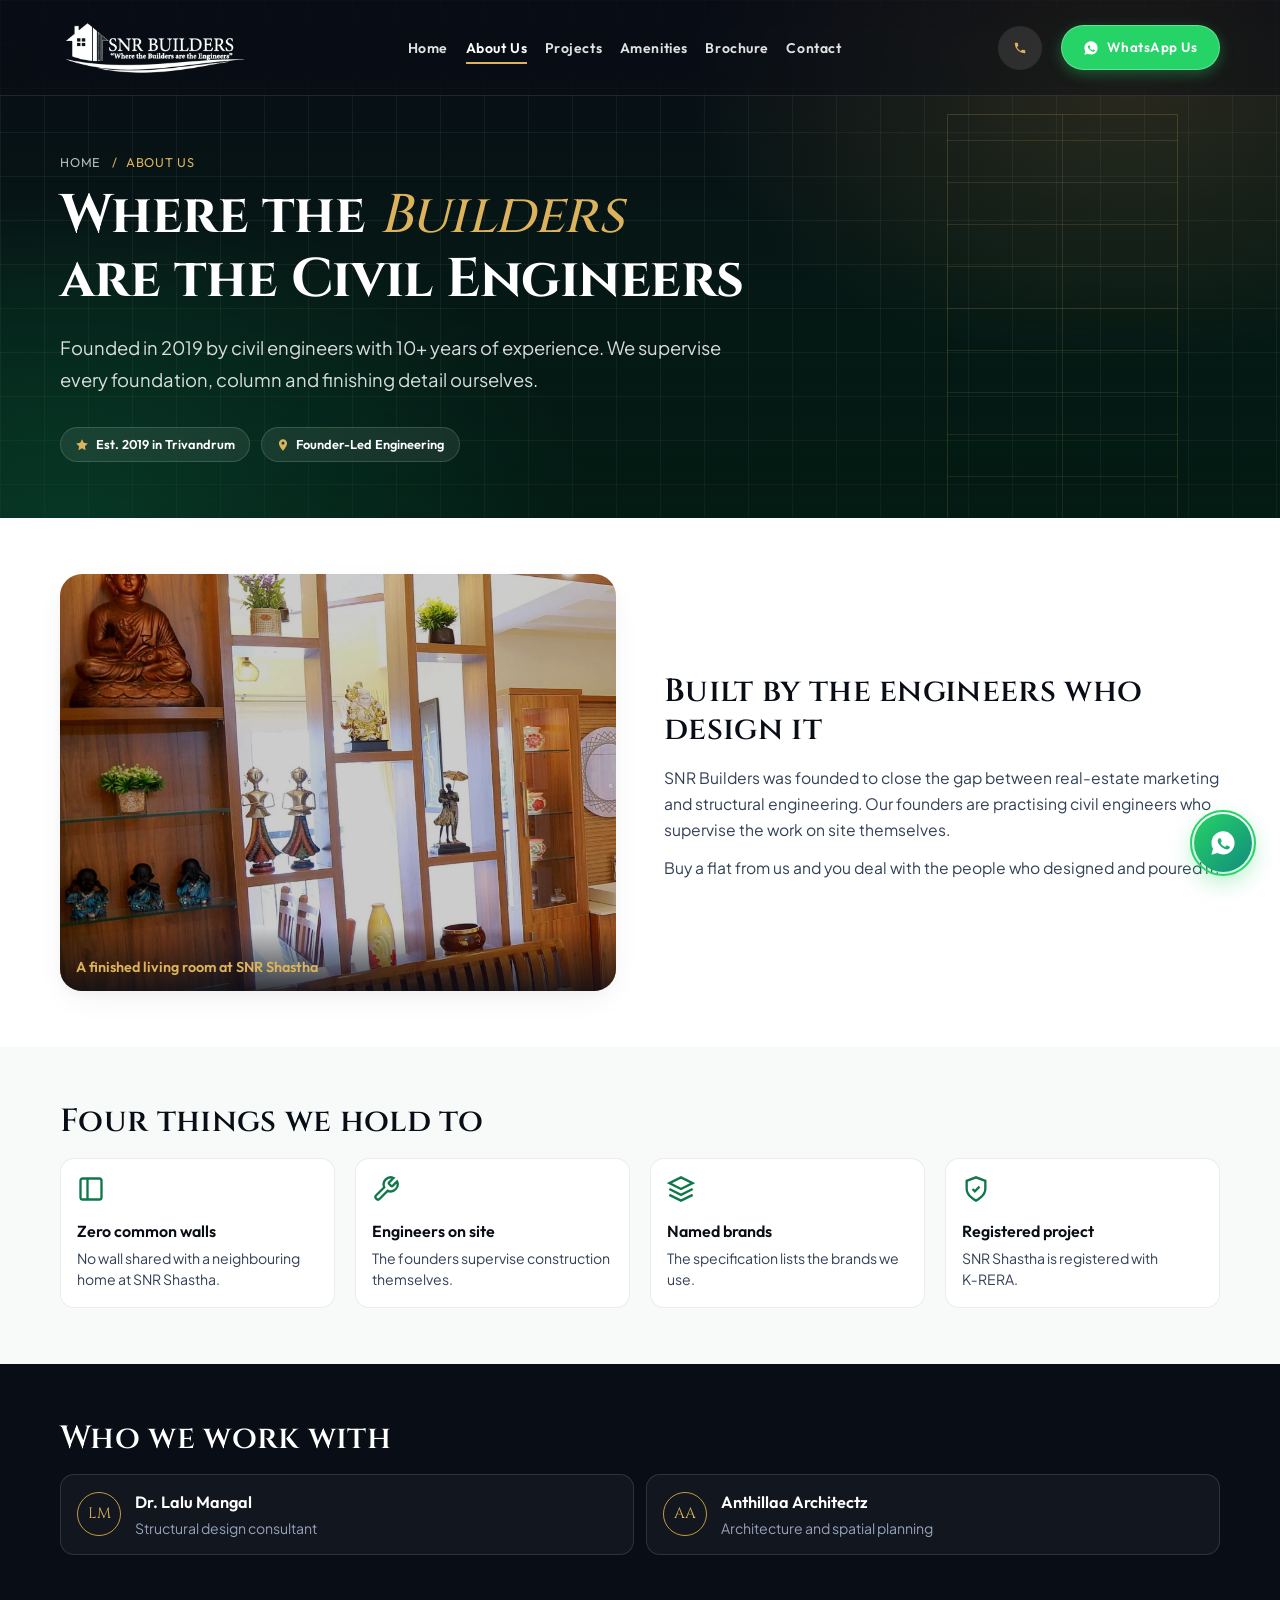
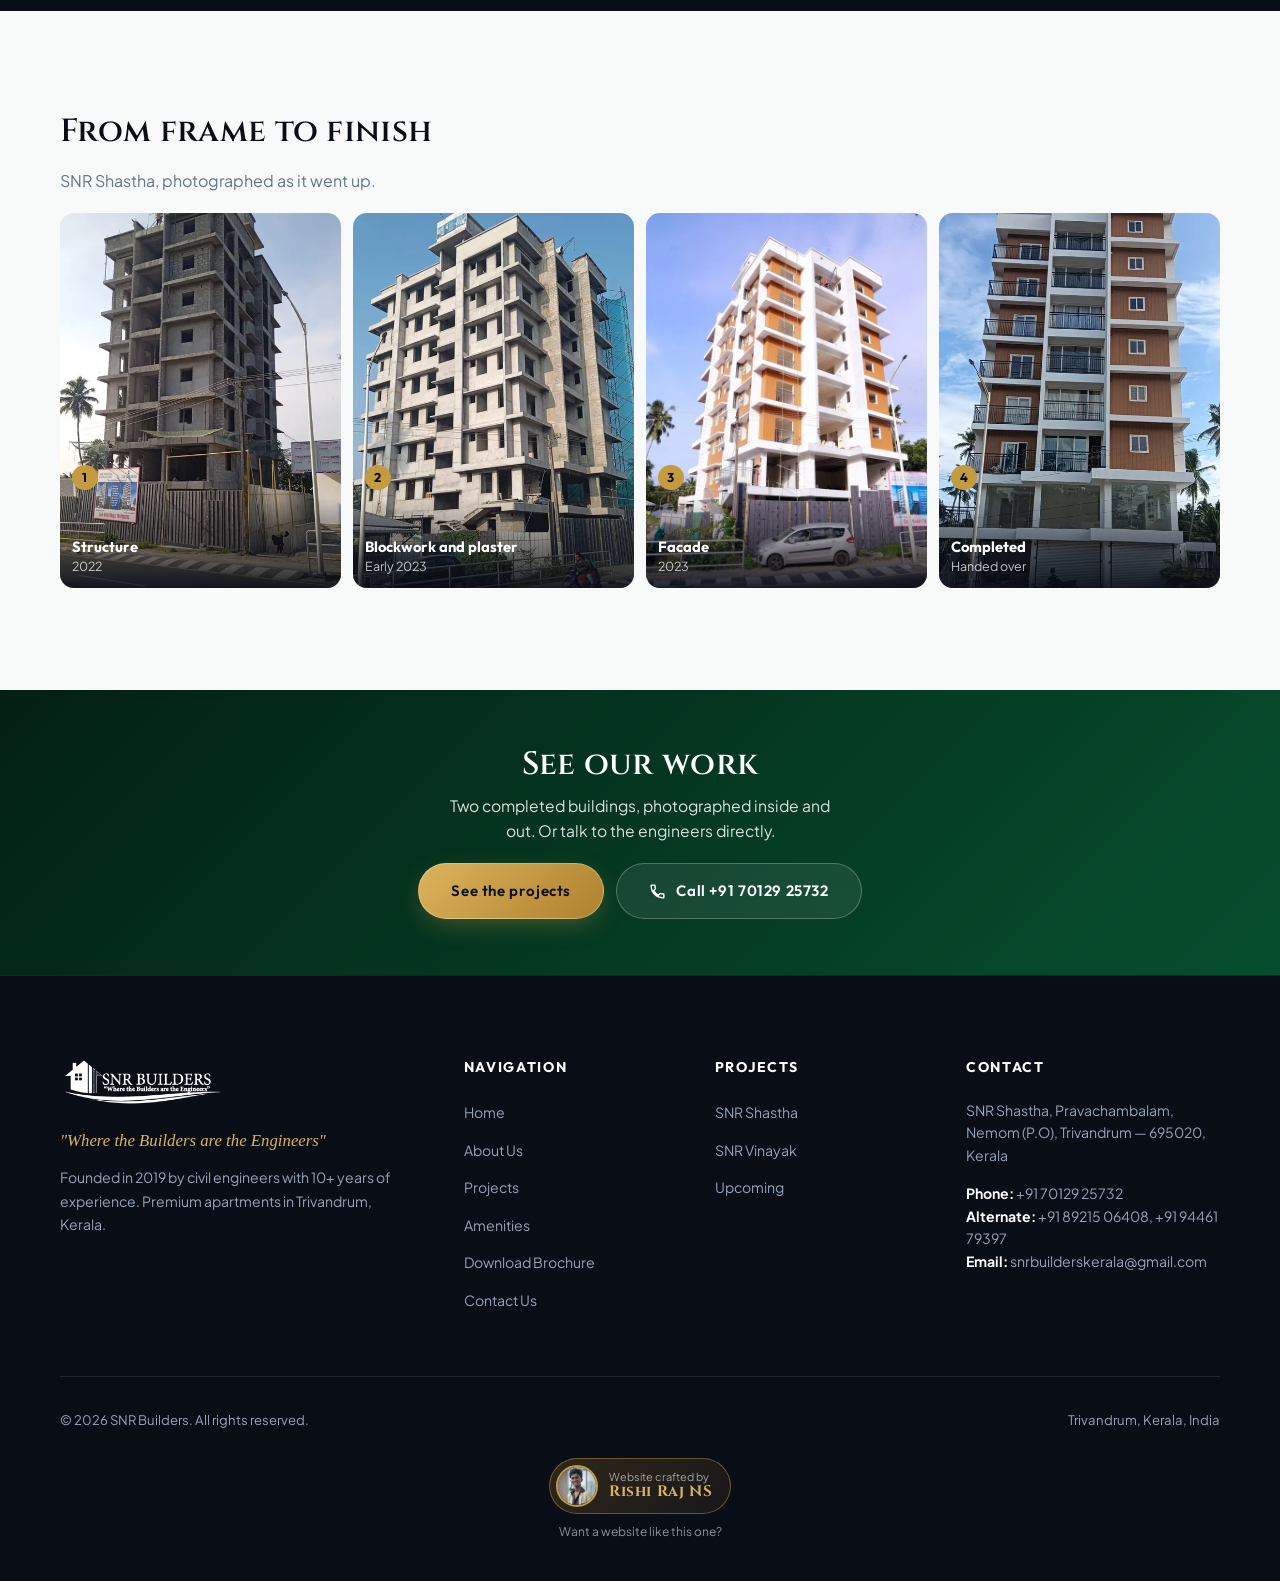
<file: about.html>
<!DOCTYPE html>
<html lang="en">
<head>
  <meta charset="UTF-8">
  <meta name="viewport" content="width=device-width, initial-scale=1.0, viewport-fit=cover">
  <title>About Us — SNR Builders | Where the Builders are the Engineers | Trivandrum</title>
  <meta name="description" content="SNR Builders is founded and run by civil engineers with 10+ years of experience, building premium apartments in Trivandrum, Kerala.">
  <meta name="keywords" content="About SNR Builders, Civil Engineers Trivandrum, Dr Lalu Mangal, Anthillaa Architectz, Structural Engineering Trivandrum">
  <meta name="theme-color" content="#064e2e">

  <!-- Open Graph / WhatsApp Preview -->
  <meta property="og:title" content="About SNR Builders — Where the Builders are the Engineers">
  <meta property="og:description" content="Founded in 2019 by civil engineers with 10+ years of experience. We supervise every stage of construction ourselves.">
  <meta property="og:image" content="https://snrbuilders.in/assets/og-image.jpg">
  <meta property="og:url" content="https://snrbuilders.in/about.html">
  <link rel="canonical" href="https://snrbuilders.in/about.html">
  <meta property="og:type" content="website">
  <meta property="og:locale" content="en_IN">

  <!-- Twitter Card -->
  <meta name="twitter:card" content="summary_large_image">
  <meta name="twitter:title" content="About SNR Builders — Engineering Excellence in Trivandrum">
  <meta name="twitter:description" content="Civil engineers building premium apartments in Trivandrum.">
  <meta name="twitter:image" content="https://snrbuilders.in/assets/og-image.jpg">

  <!-- Favicon & Mobile Web App Manifest -->
  <link rel="icon" type="image/png" href="./assets/SNR-Logo-transparent.png">
  <link rel="apple-touch-icon" href="./assets/SNR-Logo.png">
  <link rel="manifest" href="./manifest.json">

  <!-- Master Stylesheet -->
  <link rel="preconnect" href="https://fonts.googleapis.com">
  <link rel="preconnect" href="https://fonts.gstatic.com" crossorigin>
  <link rel="stylesheet" href="https://fonts.googleapis.com/css2?family=Cinzel:wght@500;600;700;800&family=Outfit:wght@400;500;600;700&family=Plus+Jakarta+Sans:wght@300;400;500;600;700&display=swap">
  <link rel="stylesheet" href="./css/styles.css">

  <!-- Schema.org JSON-LD Structured Data -->
  <script type="application/ld+json">
  {
    "@context": "https://schema.org",
    "@graph": [
      {
        "@type": "AboutPage",
        "@id": "https://snrbuilders.in/about.html#webpage",
        "url": "https://snrbuilders.in/about.html",
        "name": "About Us — SNR Builders | Where the Builders are the Engineers",
        "description": "The civil engineering philosophy, leadership team, and structural quality standards behind SNR Builders in Trivandrum, Kerala.",
        "isPartOf": {
          "@type": "WebSite",
          "@id": "https://snrbuilders.in/#website",
          "name": "SNR Builders",
          "url": "https://snrbuilders.in"
        }
      },
      {
        "@type": "BreadcrumbList",
        "itemListElement": [
          {
            "@type": "ListItem",
            "position": 1,
            "name": "Home",
            "item": "https://snrbuilders.in/"
          },
          {
            "@type": "ListItem",
            "position": 2,
            "name": "About Us",
            "item": "https://snrbuilders.in/about.html"
          }
        ]
      }
    ]
  }
  </script>
</head>
<body class="page-about">

  <!-- ========================================================================
       TOP NAVIGATION BAR (FROSTED ARCHITECTURAL GLASS)
       ======================================================================== -->
  <header class="site-header" id="siteHeader">
    <div class="container nav-container">
      
      <!-- Brand Logo -->
      <a href="./index.html" class="brand-logo" aria-label="SNR Builders Home">
        <img src="./assets/SNR-Logo.webp" width="600" height="188" alt="SNR Builders" class="brand-logo-img">
      </a>

      <!-- Desktop Navigation Menu -->
      <nav aria-label="Main Navigation">
        <ul class="nav-menu">
          <li><a href="./index.html" class="nav-item-link">Home</a></li>
          <li><a href="./about.html" class="nav-item-link current-page">About Us</a></li>
          <li><a href="./projects.html" class="nav-item-link">Projects</a></li>
          <li><a href="./index.html#amenities" class="nav-item-link">Amenities</a></li>
          <li><a href="./index.html#brochure" class="nav-item-link">Brochure</a></li>
          <li><a href="./contact.html" class="nav-item-link">Contact</a></li>
        </ul>
      </nav>

      <!-- Nav Action Group -->
      <div class="nav-actions">
        <a href="tel:+917012925732" class="nav-phone-link" aria-label="Call SNR Builders">
          <svg viewBox="0 0 24 24"><path d="M6.62 10.79a15.05 15.05 0 006.59 6.59l2.2-2.2a1 1 0 011.02-.24c1.12.37 2.33.57 3.57.57a1 1 0 011 1V20a1 1 0 01-1 1A17 17 0 013 4a1 1 0 011-1h3.5a1 1 0 011 1c0 1.25.2 2.45.57 3.57a1 1 0 01-.25 1.02l-2.2 2.2z"/></svg>
          <span>+91 70129 25732</span>
        </a>

        <a href="https://wa.me/917012925732?text=Hello%20SNR%20Builders%2C%20I%20want%20to%20learn%20more%20about%20your%20company%20and%20engineering%20standards." target="_blank" rel="noopener" class="nav-cta-btn nav-cta-wa">
          <svg viewBox="0 0 24 24" style="width:16px;height:16px;fill:currentColor;"><path d="M12.04 2c-5.46 0-9.91 4.45-9.91 9.91 0 1.75.46 3.45 1.32 4.95L2.05 22l5.25-1.38c1.45.79 3.08 1.21 4.74 1.21 5.46 0 9.91-4.45 9.91-9.91 0-2.65-1.03-5.14-2.9-7.01A9.816 9.816 0 0012.04 2zm5.79 14.07c-.24.68-1.39 1.3-1.92 1.38-.5.08-1.12.11-3.23-.76-2.52-1.04-4.14-3.6-4.27-3.77-.13-.17-1.01-1.35-1.01-2.57 0-1.22.64-1.82.87-2.07.23-.25.5-.31.67-.31.17 0 .34 0 .49.01.16.01.37-.06.58.44.22.52.74 1.8.8 1.93.06.13.1.28.02.45-.09.16-.13.26-.26.41-.13.15-.27.34-.39.46-.13.13-.27.27-.12.53.15.26.68 1.12 1.46 1.81 1 .89 1.84 1.17 2.1 1.3.26.13.41.11.56-.06.15-.17.65-.76.82-1.02.17-.26.35-.22.58-.13.24.09 1.5.71 1.76.84.26.13.43.2.5.31.06.12.06.69-.18 1.37z"/></svg>
          <span>WhatsApp Us</span>
        </a>

        <!-- Mobile Hamburger -->
        <button class="mobile-toggle-btn" id="mobileToggle" aria-label="Open Navigation Menu" aria-expanded="false">
          <span></span>
          <span></span>
          <span></span>
        </button>
      </div>

    </div>
  </header>

  <!-- Mobile Drawer Backdrop -->
  <div class="mobile-nav-backdrop" id="mobileBackdrop" aria-hidden="true"></div>

  <!-- Mobile Drawer -->
  <aside class="mobile-drawer" id="mobileDrawer" aria-label="Mobile Navigation Menu">
    <div class="drawer-head">
      <div class="brand-text-block">
        <span class="brand-name" style="color:var(--obsidian-950);">SNR BUILDERS</span>
        <span class="brand-subline" style="color:var(--emerald-700);">TRIVANDRUM</span>
      </div>
      <button class="drawer-close-btn" id="drawerClose" aria-label="Close Navigation Menu">&times;</button>
    </div>

    <ul class="drawer-links-list">
      <li><a href="./index.html" class="drawer-nav-item"><span>Home</span> &rarr;</a></li>
      <li><a href="./about.html" class="drawer-nav-item current-page"><span>About Us</span> &rarr;</a></li>
      <li><a href="./projects.html" class="drawer-nav-item"><span>Projects</span> &rarr;</a></li>
      <li><a href="./index.html#amenities" class="drawer-nav-item"><span>Amenities</span> &rarr;</a></li>
      <li><a href="./index.html#brochure" class="drawer-nav-item"><span>Download Brochure</span> &rarr;</a></li>
      <li><a href="./contact.html" class="drawer-nav-item"><span>Contact Us</span> &rarr;</a></li>
    </ul>

    <div class="drawer-footer">
      <a href="tel:+917012925732" class="btn btn-outline-glass" style="color:var(--obsidian-900); border-color:var(--border-subtle); justify-content:center;">
        <svg viewBox="0 0 24 24" style="width:16px;height:16px;fill:none;stroke:currentColor;stroke-width:2;flex-shrink:0;"><path d="M6.62 10.79a15.05 15.05 0 006.59 6.59l2.2-2.2a1 1 0 011.02-.24c1.12.37 2.33.57 3.57.57a1 1 0 011 1V20a1 1 0 01-1 1A17 17 0 013 4a1 1 0 011-1h3.5a1 1 0 011 1c0 1.25.2 2.45.57 3.57a1 1 0 01-.25 1.02l-2.2 2.2z"/></svg>
        +91 70129 25732
      </a>
      <a href="https://wa.me/917012925732?text=Hello%20SNR%20Builders%2C%20I%20am%20interested%20in%20your%20projects." target="_blank" rel="noopener" class="btn btn-emerald" style="justify-content:center;">
        <svg viewBox="0 0 24 24" style="width:16px;height:16px;fill:currentColor;flex-shrink:0;"><path d="M12.04 2c-5.46 0-9.91 4.45-9.91 9.91 0 1.75.46 3.45 1.32 4.95L2.05 22l5.25-1.38c1.45.79 3.08 1.21 4.74 1.21 5.46 0 9.91-4.45 9.91-9.91 0-2.65-1.03-5.14-2.9-7.01A9.816 9.816 0 0012.04 2zm5.79 14.07c-.24.68-1.39 1.3-1.92 1.38-.5.08-1.12.11-3.23-.76-2.52-1.04-4.14-3.6-4.27-3.77-.13-.17-1.01-1.35-1.01-2.57 0-1.22.64-1.82.87-2.07.23-.25.5-.31.67-.31.17 0 .34 0 .49.01.16.01.37-.06.58.44.22.52.74 1.8.8 1.93.06.13.1.28.02.45-.09.16-.13.26-.26.41-.13.15-.27.34-.39.46-.13.13-.27.27-.12.53.15.26.68 1.12 1.46 1.81 1 .89 1.84 1.17 2.1 1.3.26.13.41.11.56-.06.15-.17.65-.76.82-1.02.17-.26.35-.22.58-.13.24.09 1.5.71 1.76.84.26.13.43.2.5.31.06.12.06.69-.18 1.37z"/></svg>
        Chat on WhatsApp
      </a>
    </div>
  </aside>

  <!-- ========================================================================
       PAGE HERO BANNER
       ======================================================================== -->
  <section class="page-hero page-hero-compact">
    <div class="page-hero-blueprint" aria-hidden="true"></div>

    <div class="container">
      <div class="page-hero-content">
        
        <div class="page-breadcrumbs">
          <a href="./index.html">Home</a>
          <span>/</span>
          <span>About Us</span>
        </div>

        <h1 class="page-hero-title">
          Where the <em>Builders</em><br>
          are the Civil Engineers
        </h1>

        <p class="page-hero-desc">Founded in 2019 by civil engineers with 10+ years of experience. We supervise every foundation, column and finishing detail ourselves.</p>

        <div class="page-hero-tags">
          <span class="hero-tag-badge">
            <svg viewBox="0 0 24 24" style="width:14px;height:14px;fill:var(--gold-400);"><path d="M12 2l3.09 6.26L22 9.27l-5 4.87 1.18 6.88L12 17.77l-6.18 3.25L7 14.14 2 9.27l6.91-1.01L12 2z"/></svg>
            Est. 2019 in Trivandrum
          </span>
          <span class="hero-tag-badge">
            <svg viewBox="0 0 24 24" style="width:14px;height:14px;fill:var(--gold-400);"><path d="M12 2C8.13 2 5 5.13 5 9c0 5.25 7 13 7 13s7-7.75 7-13c0-3.87-3.13-7-7-7zm0 9.5a2.5 2.5 0 010-5 2.5 2.5 0 010 5z"/></svg>
            Founder-Led Engineering
          </span>
        </div>

      </div>
    </div>
  </section>

  <!-- ========================================================================
       STORY: photo first on phones
       ======================================================================== -->
  <section class="about-story">
    <div class="container about-story-grid">
      <figure class="about-story-photo">
        <img src="./assets/processed/interior-teak.webp" alt="A finished living room at SNR Shastha" width="930" height="900" loading="lazy" decoding="async">
        <figcaption>A finished living room at SNR Shastha</figcaption>
      </figure>
      <div class="about-story-text">
        <h2 class="about-h2">Built by the engineers who design it</h2>
        <p>SNR Builders was founded to close the gap between real-estate marketing and structural engineering. Our founders are practising civil engineers who supervise the work on site themselves.</p>
        <p>Buy a flat from us and you deal with the people who designed and poured it.</p>
      </div>
    </div>
  </section>

  <!-- ========================================================================
       FOUR PRINCIPLES: compact tiles
       ======================================================================== -->
  <section class="about-principles">
    <div class="container">
      <h2 class="about-h2">Four things we hold to</h2>
      <ul class="about-principle-grid">
        <li>
          <svg viewBox="0 0 24 24" fill="none" stroke="currentColor" stroke-width="2" aria-hidden="true"><rect x="3" y="3" width="18" height="18" rx="2"/><line x1="9" y1="3" x2="9" y2="21"/></svg>
          <h3>Zero common walls</h3>
          <p>No wall shared with a neighbouring home at SNR Shastha.</p>
        </li>
        <li>
          <svg viewBox="0 0 24 24" fill="none" stroke="currentColor" stroke-width="2" aria-hidden="true"><path d="M14.7 6.3a1 1 0 000 1.4l1.6 1.6a1 1 0 001.4 0l3.77-3.77a6 6 0 01-7.94 7.94l-6.91 6.91a2.12 2.12 0 01-3-3l6.91-6.91a6 6 0 017.94-7.94l-3.76 3.76z"/></svg>
          <h3>Engineers on site</h3>
          <p>The founders supervise construction themselves.</p>
        </li>
        <li>
          <svg viewBox="0 0 24 24" fill="none" stroke="currentColor" stroke-width="2" aria-hidden="true"><polygon points="12 2 2 7 12 12 22 7 12 2"/><polyline points="2 17 12 22 22 17"/><polyline points="2 12 12 17 22 12"/></svg>
          <h3>Named brands</h3>
          <p>The specification lists the brands we use.</p>
        </li>
        <li>
          <svg viewBox="0 0 24 24" fill="none" stroke="currentColor" stroke-width="2" aria-hidden="true"><path d="M12 22s8-4 8-10V5l-8-3-8 3v7c0 6 8 10 8 10z"/><polyline points="9 12 11 14 15 10"/></svg>
          <h3>Registered project</h3>
          <p>SNR Shastha is registered with K&#8209;RERA.</p>
        </li>
      </ul>
    </div>
  </section>

  <!-- ========================================================================
       TEAM: one card, two rows
       ======================================================================== -->
  <section class="about-team">
    <div class="container">
      <h2 class="about-h2">Who we work with</h2>
      <ul class="about-team-card">
        <li>
          <span class="about-team-mark" aria-hidden="true">LM</span>
          <div><h3>Dr. Lalu Mangal</h3><p>Structural design consultant</p></div>
        </li>
        <li>
          <span class="about-team-mark" aria-hidden="true">AA</span>
          <div><h3>Anthillaa Architectz</h3><p>Architecture and spatial planning</p></div>
        </li>
      </ul>
    </div>
  </section>

  <!-- ========================================================================
       FROM FRAME TO FINISH: REAL CONSTRUCTION PHOTOS
       ======================================================================== -->
  <section class="about-build section-padding">
    <div class="container">
      <h2 class="about-h2">From frame to finish</h2>
      <p class="about-build-text">SNR Shastha, photographed as it went up.</p>
      <ol class="build-sequence" aria-label="SNR Shastha under construction, from structure to completion">
          <li class="build-step">
            <img src="./assets/processed/build-1-frame.webp" width="506" height="900" alt="SNR Shastha structure rising from the road, 2022" loading="lazy" decoding="async">
            <span class="build-step-text"><strong>Structure</strong><span>2022</span></span>
          </li>
          <li class="build-step">
            <img src="./assets/processed/build-2-blockwork.webp" width="507" height="900" alt="SNR Shastha with blockwork and plaster, early 2023" loading="lazy" decoding="async">
            <span class="build-step-text"><strong>Blockwork and plaster</strong><span>Early 2023</span></span>
          </li>
          <li class="build-step">
            <img src="./assets/processed/build-3-cladding.webp" width="600" height="900" alt="SNR Shastha facade being finished, 2023" loading="lazy" decoding="async">
            <span class="build-step-text"><strong>Facade</strong><span>2023</span></span>
          </li>
          <li class="build-step">
            <img src="./assets/processed/build-4-finished.webp" width="544" height="900" alt="SNR Shastha completed" loading="lazy" decoding="async">
            <span class="build-step-text"><strong>Completed</strong><span>Handed over</span></span>
          </li>
        </ol>
    </div>
  </section>

  <!-- ========================================================================
       CLOSING CTA
       ======================================================================== -->
  <section class="about-cta">
    <div class="container about-cta-inner">
      <h2 class="about-h2">See our work</h2>
      <p>Two completed buildings, photographed inside and out. Or talk to the engineers directly.</p>
      <div class="about-cta-actions">
        <a href="./projects.html" class="btn btn-primary-gold"><span>See the projects</span></a>
        <a href="tel:+917012925732" class="btn btn-outline-glass">
          <svg viewBox="0 0 24 24" style="width:17px;height:17px;fill:none;stroke:currentColor;stroke-width:2;" aria-hidden="true"><path d="M6.62 10.79a15.05 15.05 0 006.59 6.59l2.2-2.2a1 1 0 011.02-.24c1.12.37 2.33.57 3.57.57a1 1 0 011 1V20a1 1 0 01-1 1A17 17 0 013 4a1 1 0 011-1h3.5a1 1 0 011 1c0 1.25.2 2.45.57 3.57a1 1 0 01-.25 1.02l-2.2 2.2z"/></svg>
          <span>Call +91 70129 25732</span>
        </a>
      </div>
    </div>
  </section>

  <!-- ========================================================================
       ARCHITECTURAL FOOTER
       ======================================================================== -->
  <footer class="site-footer">
    <div class="container">
      <div class="footer-top-grid">
        
        <!-- Brand Summary -->
        <div class="footer-brand-side">
          <img src="./assets/SNR-Logo.webp" width="600" height="188" alt="SNR Builders Logo" class="brand-logo-img">
          <p class="footer-tagline">"Where the Builders are the Engineers"</p>
          <p class="footer-brand-desc">
            Founded in 2019 by civil engineers with 10+ years of experience. Premium apartments in Trivandrum, Kerala.
          </p>
        </div>

        <!-- Quick Navigation -->
        <div>
          <h4 class="footer-col-head">Navigation</h4>
          <ul class="footer-links-list">
            <li><a href="./index.html" class="footer-nav-link">Home</a></li>
            <li><a href="./about.html" class="footer-nav-link">About Us</a></li>
            <li><a href="./projects.html" class="footer-nav-link">Projects</a></li>
            <li><a href="./index.html#amenities" class="footer-nav-link">Amenities</a></li>
            <li><a href="./index.html#brochure" class="footer-nav-link">Download Brochure</a></li>
            <li><a href="./contact.html" class="footer-nav-link">Contact Us</a></li>
          </ul>
        </div>

        <!-- Developments -->
        <div>
          <h4 class="footer-col-head">Projects</h4>
          <ul class="footer-links-list">
            <li><a href="./shastha.html" class="footer-nav-link">SNR Shastha</a></li>
            <li><a href="./vinayak.html" class="footer-nav-link">SNR Vinayak</a></li>
            <li><a href="./projects.html#upcoming" class="footer-nav-link">Upcoming</a></li>
          </ul>
        </div>

        <!-- Official Office -->
        <div>
          <h4 class="footer-col-head">Contact</h4>
          <p class="footer-contact-address">
            SNR Shastha, Pravachambalam, Nemom (P.O), Trivandrum — 695020, Kerala
          </p>
          <p class="footer-contact-address">
            <strong style="color:#ffffff;">Phone:</strong> +91 70129 25732<br>
            <strong style="color:#ffffff;">Alternate:</strong> +91 89215 06408, +91 94461 79397<br>
            <strong style="color:#ffffff;">Email:</strong> snrbuilderskerala@gmail.com
          </p>
        </div>

      </div>

      <div class="footer-bottom-bar">
        <p>&copy; 2026 SNR Builders. All rights reserved.</p>

        <p>Trivandrum, Kerala, India</p>
      </div>

      <div class="footer-credit" data-draw>
        <!-- Without JS this is a plain LinkedIn link; main.js opens the contact card instead -->
        <a href="https://www.linkedin.com/in/rishirajns/" target="_blank" rel="noopener noreferrer" class="dev-plaque" data-dev-open aria-haspopup="dialog">
          <img src="./assets/processed/rishi-raj-avatar.webp" width="240" height="240" alt="" class="dev-plaque-avatar" loading="lazy" decoding="async">
          <span class="dev-plaque-text">
            <span class="dev-plaque-label">Website crafted by</span>
            <strong>Rishi Raj NS</strong>
          </span>
        </a>
        <p class="dev-plaque-hint" aria-hidden="true">Want a website like this one?</p>
      </div>
    </div>

    <dialog class="dev-card" id="devCard" aria-labelledby="devCardName">
      <button type="button" class="dev-card-close" data-dev-close aria-label="Close">&times;</button>
      <img src="./assets/processed/rishi-raj-avatar.webp" width="240" height="240" alt="Rishi Raj NS" class="dev-card-photo" loading="lazy" decoding="async">
      <h2 class="dev-card-name" id="devCardName">Rishi Raj NS</h2>
      <p class="dev-card-role">AI Automation Architect<br>Web Designer &amp; Developer</p>
      <div class="dev-card-actions">
        <a href="https://wa.me/918136883818?text=Hi%20Rishi%2C%20I%20saw%20the%20SNR%20Builders%20website%20and%20would%20like%20a%20website%20like%20this." target="_blank" rel="noopener noreferrer" class="dev-card-btn dev-card-wa">
          <svg viewBox="0 0 24 24" aria-hidden="true"><path fill="currentColor" d="M12.04 2c-5.46 0-9.91 4.45-9.91 9.91 0 1.75.46 3.45 1.32 4.95L2.05 22l5.25-1.38c1.45.79 3.08 1.21 4.74 1.21 5.46 0 9.91-4.45 9.91-9.91 0-2.65-1.03-5.14-2.9-7.01A9.816 9.816 0 0012.04 2zm5.79 14.07c-.24.68-1.39 1.3-1.92 1.38-.5.08-1.12.11-3.23-.76-2.52-1.04-4.14-3.6-4.27-3.77-.13-.17-1.01-1.35-1.01-2.57 0-1.22.64-1.82.87-2.07.23-.25.5-.31.67-.31.17 0 .34 0 .49.01.16.01.37-.06.58.44.22.52.74 1.8.8 1.93.06.13.1.28.02.45-.09.16-.13.26-.26.41-.13.15-.27.34-.39.46-.13.13-.27.27-.12.53.15.26.68 1.12 1.46 1.81 1 .89 1.84 1.17 2.1 1.3.26.13.41.11.56-.06.15-.17.65-.76.82-1.02.17-.26.35-.22.58-.13.24.09 1.5.71 1.76.84.26.13.43.2.5.31.06.12.06.69-.18 1.37z"/></svg>
          <span><strong>WhatsApp</strong>+91 81368 83818</span>
        </a>
        <a href="tel:+918136883818" class="dev-card-btn">
          <svg viewBox="0 0 24 24" fill="none" stroke="currentColor" stroke-width="2" aria-hidden="true"><path d="M6.62 10.79a15.05 15.05 0 006.59 6.59l2.2-2.2a1 1 0 011.02-.24c1.12.37 2.33.57 3.57.57a1 1 0 011 1V20a1 1 0 01-1 1A17 17 0 013 4a1 1 0 011-1h3.5a1 1 0 011 1c0 1.25.2 2.45.57 3.57a1 1 0 01-.25 1.02l-2.2 2.2z"/></svg>
          <span><strong>Call</strong>+91 81368 83818</span>
        </a>
        <a href="https://www.linkedin.com/in/rishirajns/" target="_blank" rel="noopener noreferrer" class="dev-card-btn">
          <svg viewBox="0 0 24 24" aria-hidden="true"><path fill="currentColor" d="M4.98 3.5a2.5 2.5 0 11-.02 5 2.5 2.5 0 01.02-5zM3 9.5h4v11H3zm7 0h3.8v1.6h.06c.53-1 1.83-2.06 3.77-2.06 4.03 0 4.77 2.65 4.77 6.1v5.36h-4v-4.75c0-1.13-.02-2.59-1.58-2.59-1.58 0-1.82 1.24-1.82 2.5v4.84h-4z"/></svg>
          <span><strong>LinkedIn</strong>Connect with me</span>
        </a>
      </div>
      <p class="dev-card-foot">Websites, apps and AI solutions</p>
    </dialog>
  </footer>

  <!-- ========================================================================
       MULTI-ACTION FLOATING WHATSAPP & CALL CONCIERGE
       ======================================================================== -->
  <div class="floating-concierge" id="conciergeWidget">
    
    <!-- Concierge Drawer Popup -->
    <div class="concierge-card-popup" id="conciergePopup" role="dialog" aria-label="Direct Engineer Concierge">
      <div class="concierge-popup-head">
        <div class="concierge-avatar-badge">SNR</div>
        <div class="concierge-head-text">
          <h5>SNR Builders Desk</h5>
          <div class="concierge-online-indicator">
            <span class="online-pulse-dot"></span>
            <span>Online · Civil Engineers Available</span>
          </div>
        </div>
      </div>
      <div class="concierge-popup-body">
        <p class="concierge-welcome-msg">
          Hello! Questions about our projects, the next launch or building with us? Talk to the engineers directly.
        </p>
        <a 
          href="https://wa.me/917012925732?text=Hello%20SNR%20Builders%2C%20I%20am%20interested%20in%20learning%20more%20about%20your%20projects%20in%20Trivandrum." 
          target="_blank" 
          rel="noopener noreferrer" 
          class="concierge-action-btn concierge-btn-wa"
        >
          <svg style="width:20px;height:20px;fill:currentColor;" viewBox="0 0 24 24"><path d="M12.04 2c-5.46 0-9.91 4.45-9.91 9.91 0 1.75.46 3.45 1.32 4.95L2.05 22l5.25-1.38c1.45.79 3.08 1.21 4.74 1.21 5.46 0 9.91-4.45 9.91-9.91 0-2.65-1.03-5.14-2.9-7.01A9.816 9.816 0 0012.04 2zm5.79 14.07c-.24.68-1.39 1.3-1.92 1.38-.5.08-1.12.11-3.23-.76-2.52-1.04-4.14-3.6-4.27-3.77-.13-.17-1.01-1.35-1.01-2.57 0-1.22.64-1.82.87-2.07.23-.25.5-.31.67-.31.17 0 .34 0 .49.01.16.01.37-.06.58.44.22.52.74 1.8.8 1.93.06.13.1.28.02.45-.09.16-.13.26-.26.41-.13.15-.27.34-.39.46-.13.13-.27.27-.12.53.15.26.68 1.12 1.46 1.81 1 .89 1.84 1.17 2.1 1.3.26.13.41.11.56-.06.15-.17.65-.76.82-1.02.17-.26.35-.22.58-.13.24.09 1.5.71 1.76.84.26.13.43.2.5.31.06.12.06.69-.18 1.37z"/></svg>
          <span>Chat on WhatsApp</span>
        </a>
        <a href="tel:+917012925732" class="concierge-action-btn concierge-btn-call">
          <svg style="width:16px;height:16px;fill:currentColor;" viewBox="0 0 24 24"><path d="M6.62 10.79a15.05 15.05 0 006.59 6.59l2.2-2.2a1 1 0 011.02-.24c1.12.37 2.33.57 3.57.57a1 1 0 011 1V20a1 1 0 01-1 1A17 17 0 013 4a1 1 0 011-1h3.5a1 1 0 011 1c0 1.25.2 2.45.57 3.57a1 1 0 01-.25 1.02l-2.2 2.2z"/></svg>
          <span>Call +91 70129 25732</span>
        </a>
      </div>
    </div>

    <!-- Trigger Button -->
    <button class="concierge-toggle-trigger" id="conciergeToggle" aria-label="Open Direct Engineer Contact" aria-expanded="false">
      <div class="concierge-pulse-ring"></div>
      <svg viewBox="0 0 24 24"><path d="M12.04 2c-5.46 0-9.91 4.45-9.91 9.91 0 1.75.46 3.45 1.32 4.95L2.05 22l5.25-1.38c1.45.79 3.08 1.21 4.74 1.21 5.46 0 9.91-4.45 9.91-9.91 0-2.65-1.03-5.14-2.9-7.01A9.816 9.816 0 0012.04 2zm5.79 14.07c-.24.68-1.39 1.3-1.92 1.38-.5.08-1.12.11-3.23-.76-2.52-1.04-4.14-3.6-4.27-3.77-.13-.17-1.01-1.35-1.01-2.57 0-1.22.64-1.82.87-2.07.23-.25.5-.31.67-.31.17 0 .34 0 .49.01.16.01.37-.06.58.44.22.52.74 1.8.8 1.93.06.13.1.28.02.45-.09.16-.13.26-.26.41-.13.15-.27.34-.39.46-.13.13-.27.27-.12.53.15.26.68 1.12 1.46 1.81 1 .89 1.84 1.17 2.1 1.3.26.13.41.11.56-.06.15-.17.65-.76.82-1.02.17-.26.35-.22.58-.13.24.09 1.5.71 1.76.84.26.13.43.2.5.31.06.12.06.69-.18 1.37z"/></svg>
    </button>

  </div>

  <!-- Master JavaScript -->
  <script src="./js/main.js"></script>
</body>
</html>
</file>
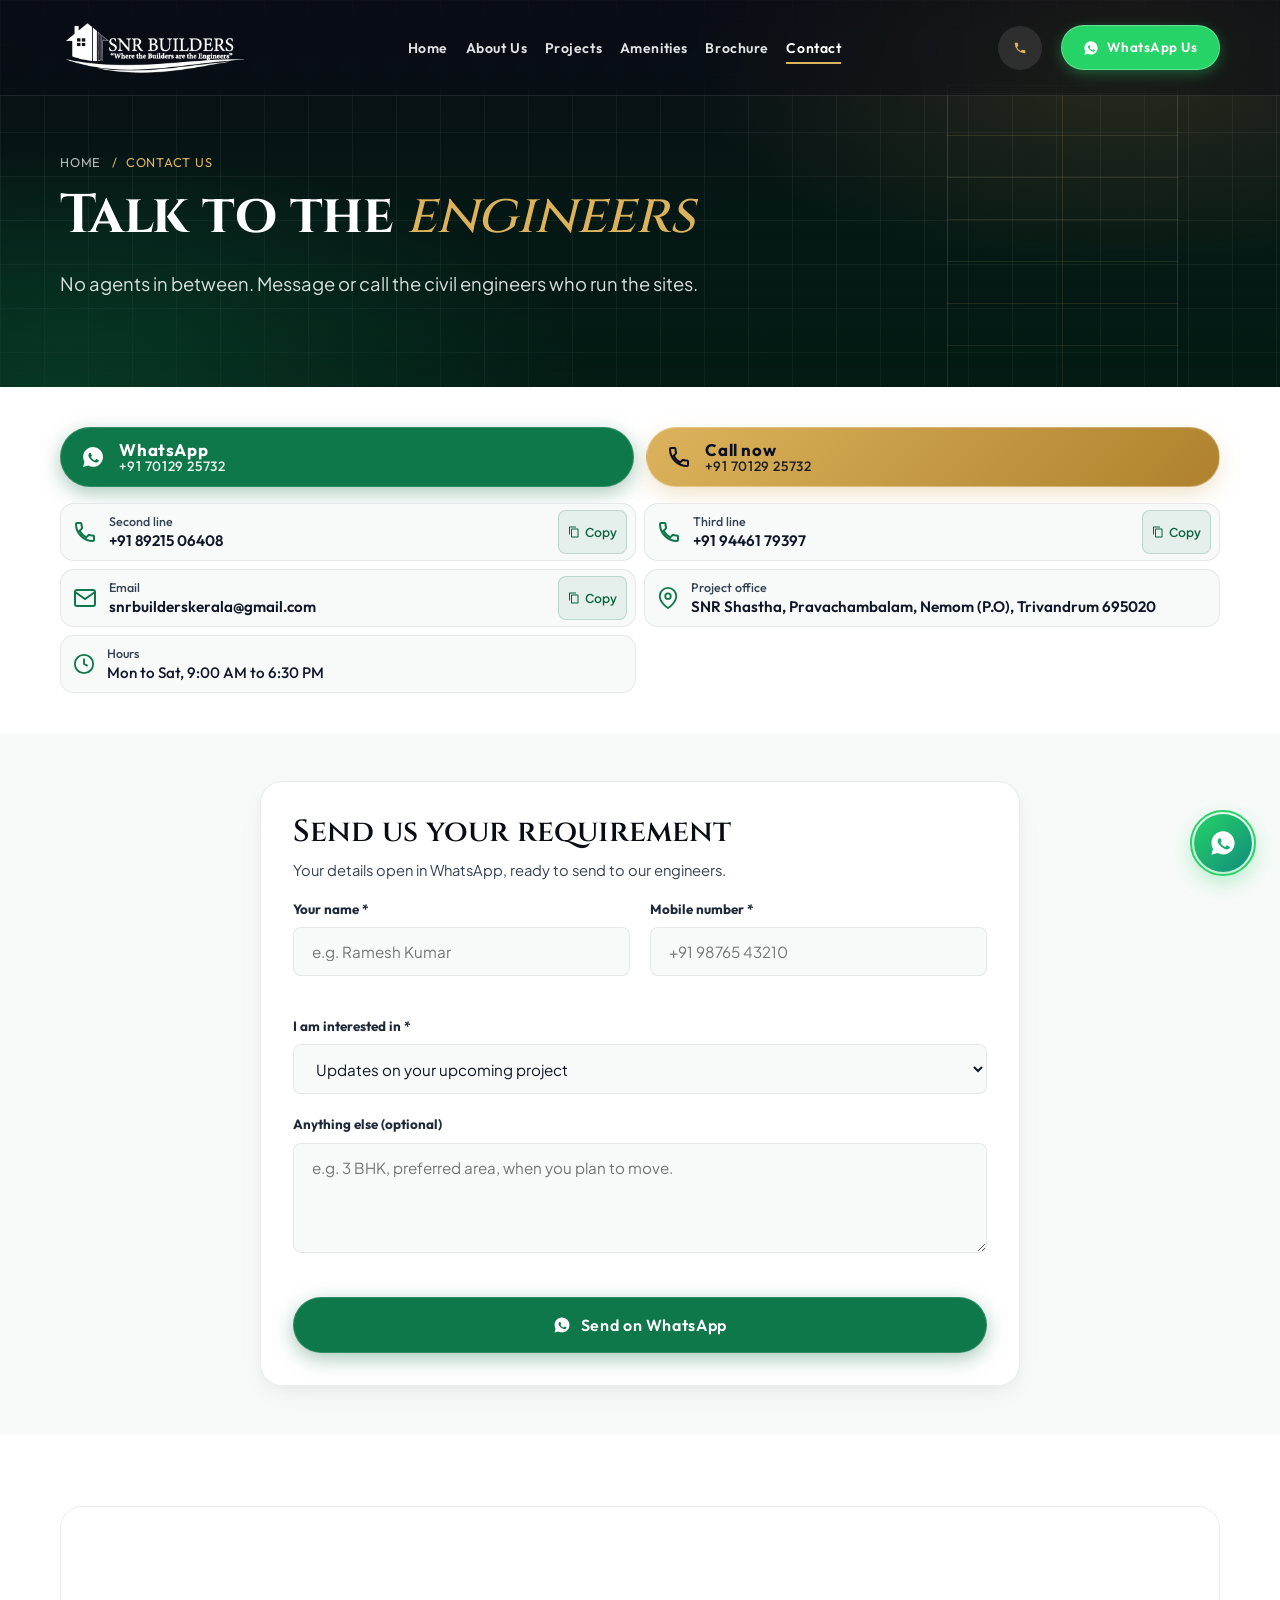
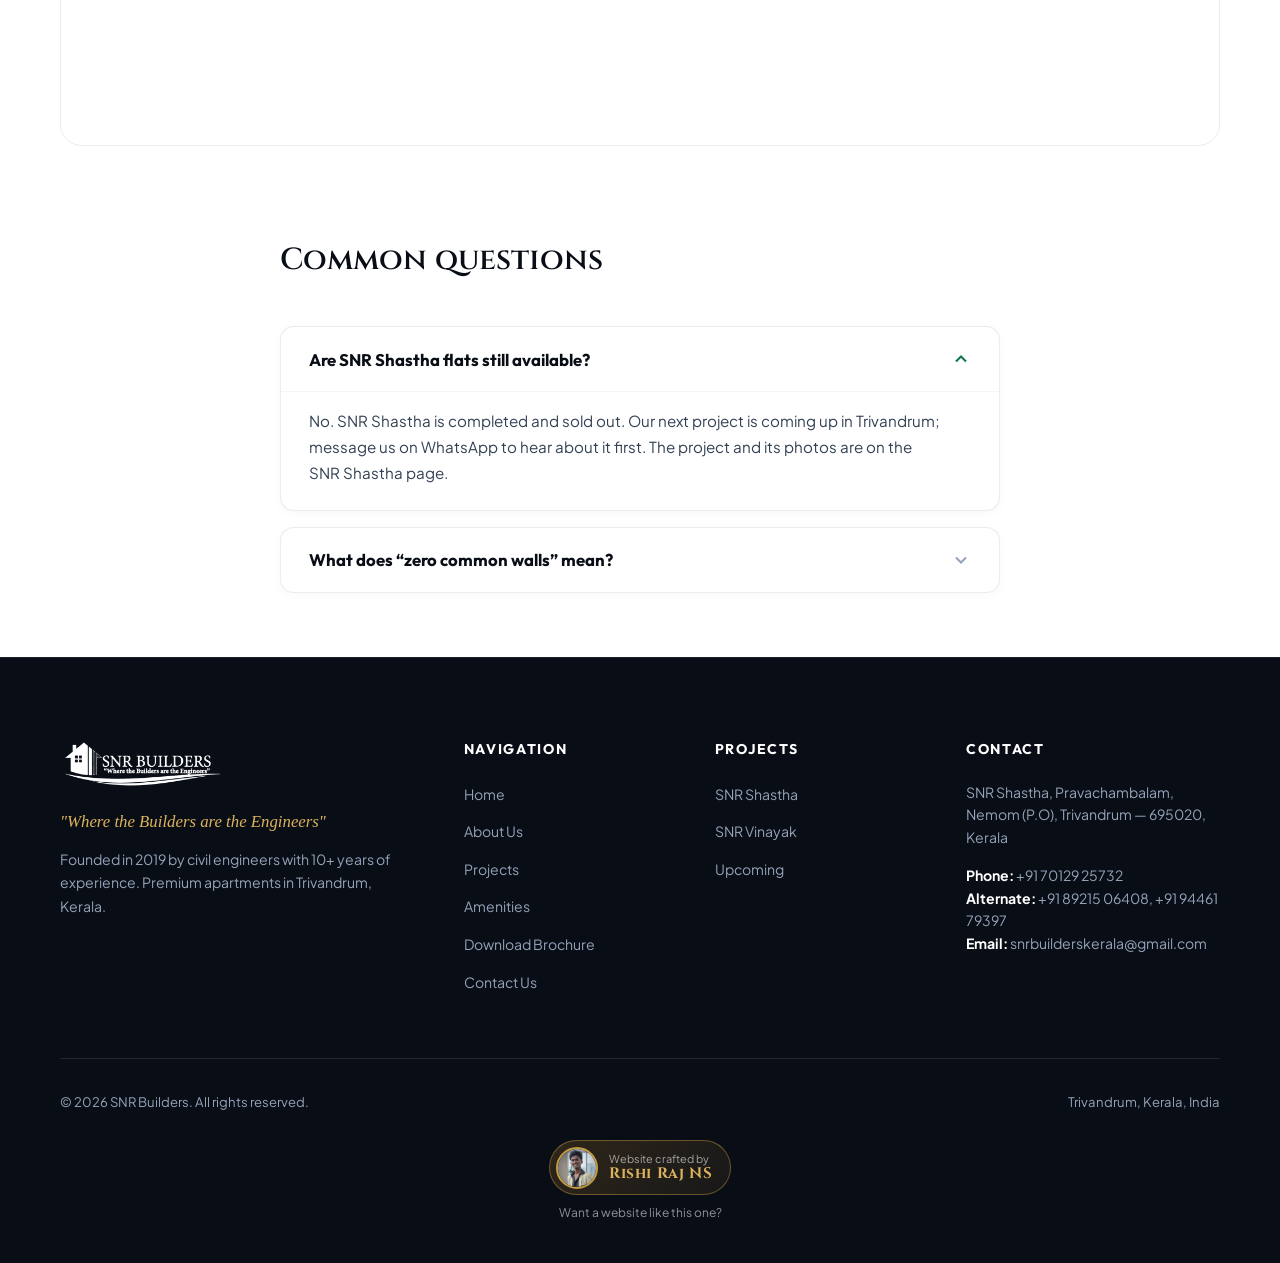
<file: contact.html>
<!DOCTYPE html>
<html lang="en">
<head>
  <meta charset="UTF-8">
  <meta name="viewport" content="width=device-width, initial-scale=1.0, viewport-fit=cover">
  <title>Contact Us — SNR Builders | Direct Civil Engineer Concierge | Trivandrum</title>
  <meta name="description" content="Contact SNR Builders in Trivandrum directly. Talk to the founder civil engineers about our next project or your requirement.">
  <meta name="keywords" content="Contact SNR Builders, SNR Shastha Address, Builders in Pravachambalam, Nemom Trivandrum Builders, Civil Engineers Phone Trivandrum">
  <meta name="theme-color" content="#064e2e">

  <!-- Open Graph / WhatsApp Preview -->
  <meta property="og:title" content="Contact SNR Builders — Direct Civil Engineer Desk">
  <meta property="og:description" content="No agents or middlemen. Reach our founder engineers directly via phone or WhatsApp about our projects and your requirement.">
  <meta property="og:image" content="https://snrbuilders.in/assets/og-image.jpg">
  <meta property="og:url" content="https://snrbuilders.in/contact.html">
  <link rel="canonical" href="https://snrbuilders.in/contact.html">
  <meta property="og:type" content="website">
  <meta property="og:locale" content="en_IN">

  <!-- Twitter Card -->
  <meta name="twitter:card" content="summary_large_image">
  <meta name="twitter:title" content="Contact SNR Builders — Trivandrum">
  <meta name="twitter:description" content="Reach our lead civil engineers directly for residential queries.">
  <meta name="twitter:image" content="https://snrbuilders.in/assets/og-image.jpg">

  <!-- Favicon & Mobile Web App Manifest -->
  <link rel="icon" type="image/png" href="./assets/SNR-Logo-transparent.png">
  <link rel="apple-touch-icon" href="./assets/SNR-Logo.png">
  <link rel="manifest" href="./manifest.json">

  <!-- Master Stylesheet -->
  <link rel="preconnect" href="https://fonts.googleapis.com">
  <link rel="preconnect" href="https://fonts.gstatic.com" crossorigin>
  <link rel="stylesheet" href="https://fonts.googleapis.com/css2?family=Cinzel:wght@500;600;700;800&family=Outfit:wght@400;500;600;700&family=Plus+Jakarta+Sans:wght@300;400;500;600;700&display=swap">
  <link rel="stylesheet" href="./css/styles.css">

  <!-- Schema.org JSON-LD Structured Data -->
  <script type="application/ld+json">
  {
    "@context": "https://schema.org",
    "@graph": [
      {
        "@type": "ContactPage",
        "@id": "https://snrbuilders.in/contact.html#webpage",
        "url": "https://snrbuilders.in/contact.html",
        "name": "Contact Us — SNR Builders | Direct Civil Engineer Concierge",
        "description": "Reach SNR Builders founders directly. Talk to the civil engineers about our next project or your requirement.",
        "isPartOf": {
          "@type": "WebSite",
          "@id": "https://snrbuilders.in/#website",
          "name": "SNR Builders",
          "url": "https://snrbuilders.in"
        }
      },
      {
        "@type": "BreadcrumbList",
        "itemListElement": [
          {
            "@type": "ListItem",
            "position": 1,
            "name": "Home",
            "item": "https://snrbuilders.in/"
          },
          {
            "@type": "ListItem",
            "position": 2,
            "name": "Contact Us",
            "item": "https://snrbuilders.in/contact.html"
          }
        ]
      }
    ]
  }
  </script>
</head>
<body class="page-contact">

  <!-- ========================================================================
       TOP NAVIGATION BAR (FROSTED ARCHITECTURAL GLASS)
       ======================================================================== -->
  <header class="site-header" id="siteHeader">
    <div class="container nav-container">
      
      <!-- Brand Logo -->
      <a href="./index.html" class="brand-logo" aria-label="SNR Builders Home">
        <img src="./assets/SNR-Logo.webp" width="600" height="188" alt="SNR Builders" class="brand-logo-img">
      </a>

      <!-- Desktop Navigation Menu -->
      <nav aria-label="Main Navigation">
        <ul class="nav-menu">
          <li><a href="./index.html" class="nav-item-link">Home</a></li>
          <li><a href="./about.html" class="nav-item-link">About Us</a></li>
          <li><a href="./projects.html" class="nav-item-link">Projects</a></li>
          <li><a href="./index.html#amenities" class="nav-item-link">Amenities</a></li>
          <li><a href="./index.html#brochure" class="nav-item-link">Brochure</a></li>
          <li><a href="./contact.html" class="nav-item-link current-page">Contact</a></li>
        </ul>
      </nav>

      <!-- Nav Action Group -->
      <div class="nav-actions">
        <a href="tel:+917012925732" class="nav-phone-link" aria-label="Call SNR Builders">
          <svg viewBox="0 0 24 24"><path d="M6.62 10.79a15.05 15.05 0 006.59 6.59l2.2-2.2a1 1 0 011.02-.24c1.12.37 2.33.57 3.57.57a1 1 0 011 1V20a1 1 0 01-1 1A17 17 0 013 4a1 1 0 011-1h3.5a1 1 0 011 1c0 1.25.2 2.45.57 3.57a1 1 0 01-.25 1.02l-2.2 2.2z"/></svg>
          <span>+91 70129 25732</span>
        </a>

        <a href="https://wa.me/917012925732?text=Hello%20SNR%20Builders%2C%20I%20want%20to%20connect%20with%20your%20team." target="_blank" rel="noopener" class="nav-cta-btn nav-cta-wa">
          <svg viewBox="0 0 24 24" style="width:16px;height:16px;fill:currentColor;"><path d="M12.04 2c-5.46 0-9.91 4.45-9.91 9.91 0 1.75.46 3.45 1.32 4.95L2.05 22l5.25-1.38c1.45.79 3.08 1.21 4.74 1.21 5.46 0 9.91-4.45 9.91-9.91 0-2.65-1.03-5.14-2.9-7.01A9.816 9.816 0 0012.04 2zm5.79 14.07c-.24.68-1.39 1.3-1.92 1.38-.5.08-1.12.11-3.23-.76-2.52-1.04-4.14-3.6-4.27-3.77-.13-.17-1.01-1.35-1.01-2.57 0-1.22.64-1.82.87-2.07.23-.25.5-.31.67-.31.17 0 .34 0 .49.01.16.01.37-.06.58.44.22.52.74 1.8.8 1.93.06.13.1.28.02.45-.09.16-.13.26-.26.41-.13.15-.27.34-.39.46-.13.13-.27.27-.12.53.15.26.68 1.12 1.46 1.81 1 .89 1.84 1.17 2.1 1.3.26.13.41.11.56-.06.15-.17.65-.76.82-1.02.17-.26.35-.22.58-.13.24.09 1.5.71 1.76.84.26.13.43.2.5.31.06.12.06.69-.18 1.37z"/></svg>
          <span>WhatsApp Us</span>
        </a>

        <!-- Mobile Hamburger -->
        <button class="mobile-toggle-btn" id="mobileToggle" aria-label="Open Navigation Menu" aria-expanded="false">
          <span></span>
          <span></span>
          <span></span>
        </button>
      </div>

    </div>
  </header>

  <!-- Mobile Drawer Backdrop -->
  <div class="mobile-nav-backdrop" id="mobileBackdrop" aria-hidden="true"></div>

  <!-- Mobile Drawer -->
  <aside class="mobile-drawer" id="mobileDrawer" aria-label="Mobile Navigation Menu">
    <div class="drawer-head">
      <div class="brand-text-block">
        <span class="brand-name" style="color:var(--obsidian-950);">SNR BUILDERS</span>
        <span class="brand-subline" style="color:var(--emerald-700);">TRIVANDRUM</span>
      </div>
      <button class="drawer-close-btn" id="drawerClose" aria-label="Close Navigation Menu">&times;</button>
    </div>

    <ul class="drawer-links-list">
      <li><a href="./index.html" class="drawer-nav-item"><span>Home</span> &rarr;</a></li>
      <li><a href="./about.html" class="drawer-nav-item"><span>About Us</span> &rarr;</a></li>
      <li><a href="./projects.html" class="drawer-nav-item"><span>Projects</span> &rarr;</a></li>
      <li><a href="./index.html#amenities" class="drawer-nav-item"><span>Amenities</span> &rarr;</a></li>
      <li><a href="./index.html#brochure" class="drawer-nav-item"><span>Download Brochure</span> &rarr;</a></li>
      <li><a href="./contact.html" class="drawer-nav-item current-page"><span>Contact Us</span> &rarr;</a></li>
    </ul>

    <div class="drawer-footer">
      <a href="tel:+917012925732" class="btn btn-outline-glass" style="color:var(--obsidian-900); border-color:var(--border-subtle); justify-content:center;">
        <svg viewBox="0 0 24 24" style="width:16px;height:16px;fill:none;stroke:currentColor;stroke-width:2;flex-shrink:0;"><path d="M6.62 10.79a15.05 15.05 0 006.59 6.59l2.2-2.2a1 1 0 011.02-.24c1.12.37 2.33.57 3.57.57a1 1 0 011 1V20a1 1 0 01-1 1A17 17 0 013 4a1 1 0 011-1h3.5a1 1 0 011 1c0 1.25.2 2.45.57 3.57a1 1 0 01-.25 1.02l-2.2 2.2z"/></svg>
        +91 70129 25732
      </a>
      <a href="https://wa.me/917012925732?text=Hello%20SNR%20Builders%2C%20I%20am%20interested%20in%20your%20projects." target="_blank" rel="noopener" class="btn btn-emerald" style="justify-content:center;">
        <svg viewBox="0 0 24 24" style="width:16px;height:16px;fill:currentColor;flex-shrink:0;"><path d="M12.04 2c-5.46 0-9.91 4.45-9.91 9.91 0 1.75.46 3.45 1.32 4.95L2.05 22l5.25-1.38c1.45.79 3.08 1.21 4.74 1.21 5.46 0 9.91-4.45 9.91-9.91 0-2.65-1.03-5.14-2.9-7.01A9.816 9.816 0 0012.04 2zm5.79 14.07c-.24.68-1.39 1.3-1.92 1.38-.5.08-1.12.11-3.23-.76-2.52-1.04-4.14-3.6-4.27-3.77-.13-.17-1.01-1.35-1.01-2.57 0-1.22.64-1.82.87-2.07.23-.25.5-.31.67-.31.17 0 .34 0 .49.01.16.01.37-.06.58.44.22.52.74 1.8.8 1.93.06.13.1.28.02.45-.09.16-.13.26-.26.41-.13.15-.27.34-.39.46-.13.13-.27.27-.12.53.15.26.68 1.12 1.46 1.81 1 .89 1.84 1.17 2.1 1.3.26.13.41.11.56-.06.15-.17.65-.76.82-1.02.17-.26.35-.22.58-.13.24.09 1.5.71 1.76.84.26.13.43.2.5.31.06.12.06.69-.18 1.37z"/></svg>
        Chat on WhatsApp
      </a>
    </div>
  </aside>

  <!-- ========================================================================
       PAGE HERO BANNER
       ======================================================================== -->
  <section class="page-hero page-hero-compact">
    <div class="page-hero-blueprint" aria-hidden="true"></div>
    <div class="container">
      <div class="page-hero-content">
        <div class="page-breadcrumbs">
          <a href="./index.html">Home</a>
          <span>/</span>
          <span>Contact Us</span>
        </div>
        <h1 class="page-hero-title">Talk to the <em>engineers</em></h1>
        <p class="page-hero-desc">No agents in between. Message or call the civil engineers who run the sites.</p>
      </div>
    </div>
  </section>

  <!-- ========================================================================
       ACTIONS: tap to message or call, then the other ways in
       ======================================================================== -->
  <section class="contact-actions">
    <div class="container">
      <div class="contact-primary">
        <a href="https://wa.me/917012925732?text=Hello%20SNR%20Builders%2C%20I%20want%20to%20enquire%20about%20your%20projects." target="_blank" rel="noopener noreferrer" class="btn btn-emerald contact-big">
          <svg aria-hidden="true" class="contact-big-icon" style="width:24px;height:24px;fill:currentColor;" viewBox="0 0 24 24"><path d="M12.04 2c-5.46 0-9.91 4.45-9.91 9.91 0 1.75.46 3.45 1.32 4.95L2.05 22l5.25-1.38c1.45.79 3.08 1.21 4.74 1.21 5.46 0 9.91-4.45 9.91-9.91 0-2.65-1.03-5.14-2.9-7.01A9.816 9.816 0 0012.04 2zm5.79 14.07c-.24.68-1.39 1.3-1.92 1.38-.5.08-1.12.11-3.23-.76-2.52-1.04-4.14-3.6-4.27-3.77-.13-.17-1.01-1.35-1.01-2.57 0-1.22.64-1.82.87-2.07.23-.25.5-.31.67-.31.17 0 .34 0 .49.01.16.01.37-.06.58.44.22.52.74 1.8.8 1.93.06.13.1.28.02.45-.09.16-.13.26-.26.41-.13.15-.27.34-.39.46-.13.13-.27.27-.12.53.15.26.68 1.12 1.46 1.81 1 .89 1.84 1.17 2.1 1.3.26.13.41.11.56-.06.15-.17.65-.76.82-1.02.17-.26.35-.22.58-.13.24.09 1.5.71 1.76.84.26.13.43.2.5.31.06.12.06.69-.18 1.37z"/></svg>
          <span>WhatsApp<small>+91 70129 25732</small></span>
        </a>
        <a href="tel:+917012925732" class="btn btn-primary-gold contact-big">
          <svg aria-hidden="true" class="contact-big-icon" viewBox="0 0 24 24" style="width:24px;height:24px;fill:none;stroke:currentColor;stroke-width:2;"><path d="M6.62 10.79a15.05 15.05 0 006.59 6.59l2.2-2.2a1 1 0 011.02-.24c1.12.37 2.33.57 3.57.57a1 1 0 011 1V20a1 1 0 01-1 1A17 17 0 013 4a1 1 0 011-1h3.5a1 1 0 011 1c0 1.25.2 2.45.57 3.57a1 1 0 01-.25 1.02l-2.2 2.2z"/></svg>
          <span>Call now<small>+91 70129 25732</small></span>
        </a>
      </div>

      <ul class="contact-rows">
        <li>
          <a href="tel:+918921506408" class="contact-row-link">
            <svg aria-hidden="true" class="contact-row-icon" viewBox="0 0 24 24" style="width:24px;height:24px;fill:none;stroke:currentColor;stroke-width:2;"><path d="M6.62 10.79a15.05 15.05 0 006.59 6.59l2.2-2.2a1 1 0 011.02-.24c1.12.37 2.33.57 3.57.57a1 1 0 011 1V20a1 1 0 01-1 1A17 17 0 013 4a1 1 0 011-1h3.5a1 1 0 011 1c0 1.25.2 2.45.57 3.57a1 1 0 01-.25 1.02l-2.2 2.2z"/></svg>
            <span><small>Second line</small>+91 89215 06408</span>
          </a>
          <button type="button" class="copy-chip-btn" data-copy="+918921506408" data-copy-label="Phone Number Copied" aria-label="Copy second phone number"><svg aria-hidden="true" class="" viewBox="0 0 24 24"><path d="M16 1H4c-1.1 0-2 .9-2 2v14h2V3h12V1zm3 4H8c-1.1 0-2 .9-2 2v14c0 1.1.9 2 2 2h11c1.1 0 2-.9 2-2V7c0-1.1-.9-2-2-2zm0 16H8V7h11v14z"/></svg> Copy</button>
        </li>
        <li>
          <a href="tel:+919446179397" class="contact-row-link">
            <svg aria-hidden="true" class="contact-row-icon" viewBox="0 0 24 24" style="width:24px;height:24px;fill:none;stroke:currentColor;stroke-width:2;"><path d="M6.62 10.79a15.05 15.05 0 006.59 6.59l2.2-2.2a1 1 0 011.02-.24c1.12.37 2.33.57 3.57.57a1 1 0 011 1V20a1 1 0 01-1 1A17 17 0 013 4a1 1 0 011-1h3.5a1 1 0 011 1c0 1.25.2 2.45.57 3.57a1 1 0 01-.25 1.02l-2.2 2.2z"/></svg>
            <span><small>Third line</small>+91 94461 79397</span>
          </a>
          <button type="button" class="copy-chip-btn" data-copy="+919446179397" data-copy-label="Phone Number Copied" aria-label="Copy third phone number"><svg aria-hidden="true" class="" viewBox="0 0 24 24"><path d="M16 1H4c-1.1 0-2 .9-2 2v14h2V3h12V1zm3 4H8c-1.1 0-2 .9-2 2v14c0 1.1.9 2 2 2h11c1.1 0 2-.9 2-2V7c0-1.1-.9-2-2-2zm0 16H8V7h11v14z"/></svg> Copy</button>
        </li>
        <li>
          <a href="mailto:snrbuilderskerala@gmail.com" class="contact-row-link">
            <svg aria-hidden="true" class="contact-row-icon" viewBox="0 0 24 24" style="width:24px;height:24px;fill:none;stroke:currentColor;stroke-width:2;"><path d="M4 4h16c1.1 0 2 .9 2 2v12c0 1.1-.9 2-2 2H4c-1.1 0-2-.9-2-2V6c0-1.1.9-2 2-2z"/><polyline points="22,6 12,13 2,6"/></svg>
            <span><small>Email</small>snrbuilderskerala@gmail.com</span>
          </a>
          <button type="button" class="copy-chip-btn" data-copy="snrbuilderskerala@gmail.com" data-copy-label="Email Copied" aria-label="Copy email address"><svg aria-hidden="true" class="" viewBox="0 0 24 24"><path d="M16 1H4c-1.1 0-2 .9-2 2v14h2V3h12V1zm3 4H8c-1.1 0-2 .9-2 2v14c0 1.1.9 2 2 2h11c1.1 0 2-.9 2-2V7c0-1.1-.9-2-2-2zm0 16H8V7h11v14z"/></svg> Copy</button>
        </li>
        <li>
          <a href="https://www.google.com/maps/search/?api=1&amp;query=Pravachambalam+Junction+Nemom+Thiruvananthapuram" target="_blank" rel="noopener noreferrer" class="contact-row-link">
            <svg aria-hidden="true" class="contact-row-icon" viewBox="0 0 24 24" fill="none" stroke="currentColor" stroke-width="2"><path d="M21 10c0 7-9 13-9 13s-9-6-9-13a9 9 0 0118 0z"/><circle cx="12" cy="10" r="3"/></svg>
            <span><small>Project office</small>SNR Shastha, Pravachambalam, Nemom (P.O), Trivandrum 695020</span>
          </a>
        </li>
        <li>
          <div class="contact-row-link contact-row-static">
            <svg aria-hidden="true" class="contact-row-icon" viewBox="0 0 24 24" fill="none" stroke="currentColor" stroke-width="2"><circle cx="12" cy="12" r="10"/><polyline points="12 6 12 12 16 14"/></svg>
            <span><small>Hours</small>Mon to Sat, 9:00 AM to 6:30 PM</span>
          </div>
        </li>
      </ul>
    </div>
  </section>

  <!-- ========================================================================
       ENQUIRY FORM (opens WhatsApp with the details filled in)
       ======================================================================== -->
  <section class="contact-form-band">
    <div class="container">
      <div class="smart-form-card">
        <h2 class="contact-h2">Send us your requirement</h2>
        <p class="contact-form-note">Your details open in WhatsApp, ready to send to our engineers.</p>
        <form id="inquiryForm">
          <div class="form-group-row">
            <div class="form-field-wrap">
              <label for="clientName" class="form-field-label">Your name *</label>
              <input type="text" id="clientName" class="form-field-input" placeholder="e.g. Ramesh Kumar" autocomplete="name" required>
            </div>
            <div class="form-field-wrap">
              <label for="clientPhone" class="form-field-label">Mobile number *</label>
              <input type="tel" id="clientPhone" class="form-field-input" placeholder="+91 98765 43210" autocomplete="tel" inputmode="tel" required>
            </div>
          </div>
          <div class="form-field-wrap">
            <label for="clientProject" class="form-field-label">I am interested in *</label>
            <select id="clientProject" class="form-field-select" required>
              <option value="Updates on your upcoming project">Updates on your upcoming project</option>
              <option value="A 2 or 3 BHK apartment">A 2 or 3 BHK apartment</option>
              <option value="A general construction query">A general construction query</option>
            </select>
          </div>
          <div class="form-field-wrap">
            <label for="clientMessage" class="form-field-label">Anything else (optional)</label>
            <textarea id="clientMessage" class="form-field-textarea" rows="3" placeholder="e.g. 3 BHK, preferred area, when you plan to move."></textarea>
          </div>
          <button type="submit" class="btn btn-emerald submit-inquiry-btn">
            <svg aria-hidden="true" class="contact-big-icon" viewBox="0 0 24 24" style="width:18px;height:18px;fill:currentColor;"><path d="M12.04 2c-5.46 0-9.91 4.45-9.91 9.91 0 1.75.46 3.45 1.32 4.95L2.05 22l5.25-1.38c1.45.79 3.08 1.21 4.74 1.21 5.46 0 9.91-4.45 9.91-9.91 0-2.65-1.03-5.14-2.9-7.01A9.816 9.816 0 0012.04 2zm5.79 14.07c-.24.68-1.39 1.3-1.92 1.38-.5.08-1.12.11-3.23-.76-2.52-1.04-4.14-3.6-4.27-3.77-.13-.17-1.01-1.35-1.01-2.57 0-1.22.64-1.82.87-2.07.23-.25.5-.31.67-.31.17 0 .34 0 .49.01.16.01.37-.06.58.44.22.52.74 1.8.8 1.93.06.13.1.28.02.45-.09.16-.13.26-.26.41-.13.15-.27.34-.39.46-.13.13-.27.27-.12.53.15.26.68 1.12 1.46 1.81 1 .89 1.84 1.17 2.1 1.3.26.13.41.11.56-.06.15-.17.65-.76.82-1.02.17-.26.35-.22.58-.13.24.09 1.5.71 1.76.84.26.13.43.2.5.31.06.12.06.69-.18 1.37z"/></svg>
            <span>Send on WhatsApp</span>
          </button>
        </form>
      </div>
    </div>
  </section>

  <!-- ========================================================================
       MAP
       ======================================================================== -->
  <section class="contact-map-band">
    <div class="container">
      <div class="map-embed-frame">
        <iframe title="SNR Builders office location map" src="https://www.google.com/maps/embed?pb=!1m18!1m12!1m3!1d3946.3475730304917!2d76.99596487508496!3d8.46549929157546!2m3!1f0!2f0!3f0!3m2!1i1024!2i768!4f13.1!3m3!1m2!1s0x3b05babaa259c16b%3A0x6b876fc1564f89d3!2sPravachambalam%20Jn%2C%20Nemom%2C%20Thiruvananthapuram%2C%20Kerala%20695020!5e0!3m2!1sen!2sin!4v1700000000000!5m2!1sen!2sin" loading="lazy" referrerpolicy="no-referrer-when-downgrade"></iframe>
      </div>
    </div>
  </section>

  <!-- ========================================================================
       FAQ
       ======================================================================== -->
  <section class="contact-faq-band">
    <div class="container">
      <h2 class="contact-h2">Common questions</h2>
      <div class="faq-container-wrap">
        <div class="faq-accordion-item is-open">
          <button class="faq-trigger-btn" aria-expanded="true">
            <span>Are SNR Shastha flats still available?</span>
            <svg class="faq-chevron" viewBox="0 0 24 24" fill="none" stroke="currentColor" stroke-width="2.5"><polyline points="6 9 12 15 18 9"/></svg>
          </button>
          <div class="faq-content-panel">No. SNR Shastha is completed and sold out. Our next project is coming up in Trivandrum; message us on WhatsApp to hear about it first. The project and its photos are on the <a href="./shastha.html" class="inline-tap">SNR Shastha page</a>.</div>
        </div>
        <div class="faq-accordion-item">
          <button class="faq-trigger-btn" aria-expanded="false">
            <span>What does &ldquo;zero common walls&rdquo; mean?</span>
            <svg class="faq-chevron" viewBox="0 0 24 24" fill="none" stroke="currentColor" stroke-width="2.5"><polyline points="6 9 12 15 18 9"/></svg>
          </button>
          <div class="faq-content-panel">Each residence at SNR Shastha has open exposure on three sides and no wall shared with a neighbouring home. That means more privacy, less noise and better ventilation.</div>
        </div>
      </div>
    </div>
  </section>

  <!-- ========================================================================
       ARCHITECTURAL FOOTER
       ======================================================================== -->
  <footer class="site-footer">
    <div class="container">
      <div class="footer-top-grid">
        
        <!-- Brand Summary -->
        <div class="footer-brand-side">
          <img src="./assets/SNR-Logo.webp" width="600" height="188" alt="SNR Builders Logo" class="brand-logo-img">
          <p class="footer-tagline">"Where the Builders are the Engineers"</p>
          <p class="footer-brand-desc">
            Founded in 2019 by civil engineers with 10+ years of experience. Premium apartments in Trivandrum, Kerala.
          </p>
        </div>

        <!-- Quick Navigation -->
        <div>
          <h4 class="footer-col-head">Navigation</h4>
          <ul class="footer-links-list">
            <li><a href="./index.html" class="footer-nav-link">Home</a></li>
            <li><a href="./about.html" class="footer-nav-link">About Us</a></li>
            <li><a href="./projects.html" class="footer-nav-link">Projects</a></li>
            <li><a href="./index.html#amenities" class="footer-nav-link">Amenities</a></li>
            <li><a href="./index.html#brochure" class="footer-nav-link">Download Brochure</a></li>
            <li><a href="./contact.html" class="footer-nav-link">Contact Us</a></li>
          </ul>
        </div>

        <!-- Developments -->
        <div>
          <h4 class="footer-col-head">Projects</h4>
          <ul class="footer-links-list">
            <li><a href="./shastha.html" class="footer-nav-link">SNR Shastha</a></li>
            <li><a href="./vinayak.html" class="footer-nav-link">SNR Vinayak</a></li>
            <li><a href="./projects.html#upcoming" class="footer-nav-link">Upcoming</a></li>
          </ul>
        </div>

        <!-- Official Office -->
        <div>
          <h4 class="footer-col-head">Contact</h4>
          <p class="footer-contact-address">
            SNR Shastha, Pravachambalam, Nemom (P.O), Trivandrum — 695020, Kerala
          </p>
          <p class="footer-contact-address">
            <strong style="color:#ffffff;">Phone:</strong> +91 70129 25732<br>
            <strong style="color:#ffffff;">Alternate:</strong> +91 89215 06408, +91 94461 79397<br>
            <strong style="color:#ffffff;">Email:</strong> snrbuilderskerala@gmail.com
          </p>
        </div>

      </div>

      <div class="footer-bottom-bar">
        <p>&copy; 2026 SNR Builders. All rights reserved.</p>

        <p>Trivandrum, Kerala, India</p>
      </div>

      <div class="footer-credit" data-draw>
        <!-- Without JS this is a plain LinkedIn link; main.js opens the contact card instead -->
        <a href="https://www.linkedin.com/in/rishirajns/" target="_blank" rel="noopener noreferrer" class="dev-plaque" data-dev-open aria-haspopup="dialog">
          <img src="./assets/processed/rishi-raj-avatar.webp" width="240" height="240" alt="" class="dev-plaque-avatar" loading="lazy" decoding="async">
          <span class="dev-plaque-text">
            <span class="dev-plaque-label">Website crafted by</span>
            <strong>Rishi Raj NS</strong>
          </span>
        </a>
        <p class="dev-plaque-hint" aria-hidden="true">Want a website like this one?</p>
      </div>
    </div>

    <dialog class="dev-card" id="devCard" aria-labelledby="devCardName">
      <button type="button" class="dev-card-close" data-dev-close aria-label="Close">&times;</button>
      <img src="./assets/processed/rishi-raj-avatar.webp" width="240" height="240" alt="Rishi Raj NS" class="dev-card-photo" loading="lazy" decoding="async">
      <h2 class="dev-card-name" id="devCardName">Rishi Raj NS</h2>
      <p class="dev-card-role">AI Automation Architect<br>Web Designer &amp; Developer</p>
      <div class="dev-card-actions">
        <a href="https://wa.me/918136883818?text=Hi%20Rishi%2C%20I%20saw%20the%20SNR%20Builders%20website%20and%20would%20like%20a%20website%20like%20this." target="_blank" rel="noopener noreferrer" class="dev-card-btn dev-card-wa">
          <svg viewBox="0 0 24 24" aria-hidden="true"><path fill="currentColor" d="M12.04 2c-5.46 0-9.91 4.45-9.91 9.91 0 1.75.46 3.45 1.32 4.95L2.05 22l5.25-1.38c1.45.79 3.08 1.21 4.74 1.21 5.46 0 9.91-4.45 9.91-9.91 0-2.65-1.03-5.14-2.9-7.01A9.816 9.816 0 0012.04 2zm5.79 14.07c-.24.68-1.39 1.3-1.92 1.38-.5.08-1.12.11-3.23-.76-2.52-1.04-4.14-3.6-4.27-3.77-.13-.17-1.01-1.35-1.01-2.57 0-1.22.64-1.82.87-2.07.23-.25.5-.31.67-.31.17 0 .34 0 .49.01.16.01.37-.06.58.44.22.52.74 1.8.8 1.93.06.13.1.28.02.45-.09.16-.13.26-.26.41-.13.15-.27.34-.39.46-.13.13-.27.27-.12.53.15.26.68 1.12 1.46 1.81 1 .89 1.84 1.17 2.1 1.3.26.13.41.11.56-.06.15-.17.65-.76.82-1.02.17-.26.35-.22.58-.13.24.09 1.5.71 1.76.84.26.13.43.2.5.31.06.12.06.69-.18 1.37z"/></svg>
          <span><strong>WhatsApp</strong>+91 81368 83818</span>
        </a>
        <a href="tel:+918136883818" class="dev-card-btn">
          <svg viewBox="0 0 24 24" fill="none" stroke="currentColor" stroke-width="2" aria-hidden="true"><path d="M6.62 10.79a15.05 15.05 0 006.59 6.59l2.2-2.2a1 1 0 011.02-.24c1.12.37 2.33.57 3.57.57a1 1 0 011 1V20a1 1 0 01-1 1A17 17 0 013 4a1 1 0 011-1h3.5a1 1 0 011 1c0 1.25.2 2.45.57 3.57a1 1 0 01-.25 1.02l-2.2 2.2z"/></svg>
          <span><strong>Call</strong>+91 81368 83818</span>
        </a>
        <a href="https://www.linkedin.com/in/rishirajns/" target="_blank" rel="noopener noreferrer" class="dev-card-btn">
          <svg viewBox="0 0 24 24" aria-hidden="true"><path fill="currentColor" d="M4.98 3.5a2.5 2.5 0 11-.02 5 2.5 2.5 0 01.02-5zM3 9.5h4v11H3zm7 0h3.8v1.6h.06c.53-1 1.83-2.06 3.77-2.06 4.03 0 4.77 2.65 4.77 6.1v5.36h-4v-4.75c0-1.13-.02-2.59-1.58-2.59-1.58 0-1.82 1.24-1.82 2.5v4.84h-4z"/></svg>
          <span><strong>LinkedIn</strong>Connect with me</span>
        </a>
      </div>
      <p class="dev-card-foot">Websites, apps and AI solutions</p>
    </dialog>
  </footer>

  <!-- ========================================================================
       MULTI-ACTION FLOATING WHATSAPP & CALL CONCIERGE
       ======================================================================== -->
  <div class="floating-concierge" id="conciergeWidget">
    
    <!-- Concierge Drawer Popup -->
    <div class="concierge-card-popup" id="conciergePopup" role="dialog" aria-label="Direct Engineer Concierge">
      <div class="concierge-popup-head">
        <div class="concierge-avatar-badge">SNR</div>
        <div class="concierge-head-text">
          <h5>SNR Builders Desk</h5>
          <div class="concierge-online-indicator">
            <span class="online-pulse-dot"></span>
            <span>Online · Civil Engineers Available</span>
          </div>
        </div>
      </div>
      <div class="concierge-popup-body">
        <p class="concierge-welcome-msg">
          Hello! Questions about our projects, the next launch or building with us? Talk to the engineers directly.
        </p>
        <a 
          href="https://wa.me/917012925732?text=Hello%20SNR%20Builders%2C%20I%20am%20interested%20in%20learning%20more%20about%20your%20projects%20in%20Trivandrum." 
          target="_blank" 
          rel="noopener noreferrer" 
          class="concierge-action-btn concierge-btn-wa"
        >
          <svg style="width:20px;height:20px;fill:currentColor;" viewBox="0 0 24 24"><path d="M12.04 2c-5.46 0-9.91 4.45-9.91 9.91 0 1.75.46 3.45 1.32 4.95L2.05 22l5.25-1.38c1.45.79 3.08 1.21 4.74 1.21 5.46 0 9.91-4.45 9.91-9.91 0-2.65-1.03-5.14-2.9-7.01A9.816 9.816 0 0012.04 2zm5.79 14.07c-.24.68-1.39 1.3-1.92 1.38-.5.08-1.12.11-3.23-.76-2.52-1.04-4.14-3.6-4.27-3.77-.13-.17-1.01-1.35-1.01-2.57 0-1.22.64-1.82.87-2.07.23-.25.5-.31.67-.31.17 0 .34 0 .49.01.16.01.37-.06.58.44.22.52.74 1.8.8 1.93.06.13.1.28.02.45-.09.16-.13.26-.26.41-.13.15-.27.34-.39.46-.13.13-.27.27-.12.53.15.26.68 1.12 1.46 1.81 1 .89 1.84 1.17 2.1 1.3.26.13.41.11.56-.06.15-.17.65-.76.82-1.02.17-.26.35-.22.58-.13.24.09 1.5.71 1.76.84.26.13.43.2.5.31.06.12.06.69-.18 1.37z"/></svg>
          <span>Chat on WhatsApp</span>
        </a>
        <a href="tel:+917012925732" class="concierge-action-btn concierge-btn-call">
          <svg style="width:16px;height:16px;fill:currentColor;" viewBox="0 0 24 24"><path d="M6.62 10.79a15.05 15.05 0 006.59 6.59l2.2-2.2a1 1 0 011.02-.24c1.12.37 2.33.57 3.57.57a1 1 0 011 1V20a1 1 0 01-1 1A17 17 0 013 4a1 1 0 011-1h3.5a1 1 0 011 1c0 1.25.2 2.45.57 3.57a1 1 0 01-.25 1.02l-2.2 2.2z"/></svg>
          <span>Call +91 70129 25732</span>
        </a>
      </div>
    </div>

    <!-- Trigger Button -->
    <button class="concierge-toggle-trigger" id="conciergeToggle" aria-label="Open Direct Engineer Contact" aria-expanded="false">
      <div class="concierge-pulse-ring"></div>
      <svg viewBox="0 0 24 24"><path d="M12.04 2c-5.46 0-9.91 4.45-9.91 9.91 0 1.75.46 3.45 1.32 4.95L2.05 22l5.25-1.38c1.45.79 3.08 1.21 4.74 1.21 5.46 0 9.91-4.45 9.91-9.91 0-2.65-1.03-5.14-2.9-7.01A9.816 9.816 0 0012.04 2zm5.79 14.07c-.24.68-1.39 1.3-1.92 1.38-.5.08-1.12.11-3.23-.76-2.52-1.04-4.14-3.6-4.27-3.77-.13-.17-1.01-1.35-1.01-2.57 0-1.22.64-1.82.87-2.07.23-.25.5-.31.67-.31.17 0 .34 0 .49.01.16.01.37-.06.58.44.22.52.74 1.8.8 1.93.06.13.1.28.02.45-.09.16-.13.26-.26.41-.13.15-.27.34-.39.46-.13.13-.27.27-.12.53.15.26.68 1.12 1.46 1.81 1 .89 1.84 1.17 2.1 1.3.26.13.41.11.56-.06.15-.17.65-.76.82-1.02.17-.26.35-.22.58-.13.24.09 1.5.71 1.76.84.26.13.43.2.5.31.06.12.06.69-.18 1.37z"/></svg>
    </button>

  </div>

  <!-- Master JavaScript -->
  <script src="./js/main.js"></script>
</body>
</html>
</file>
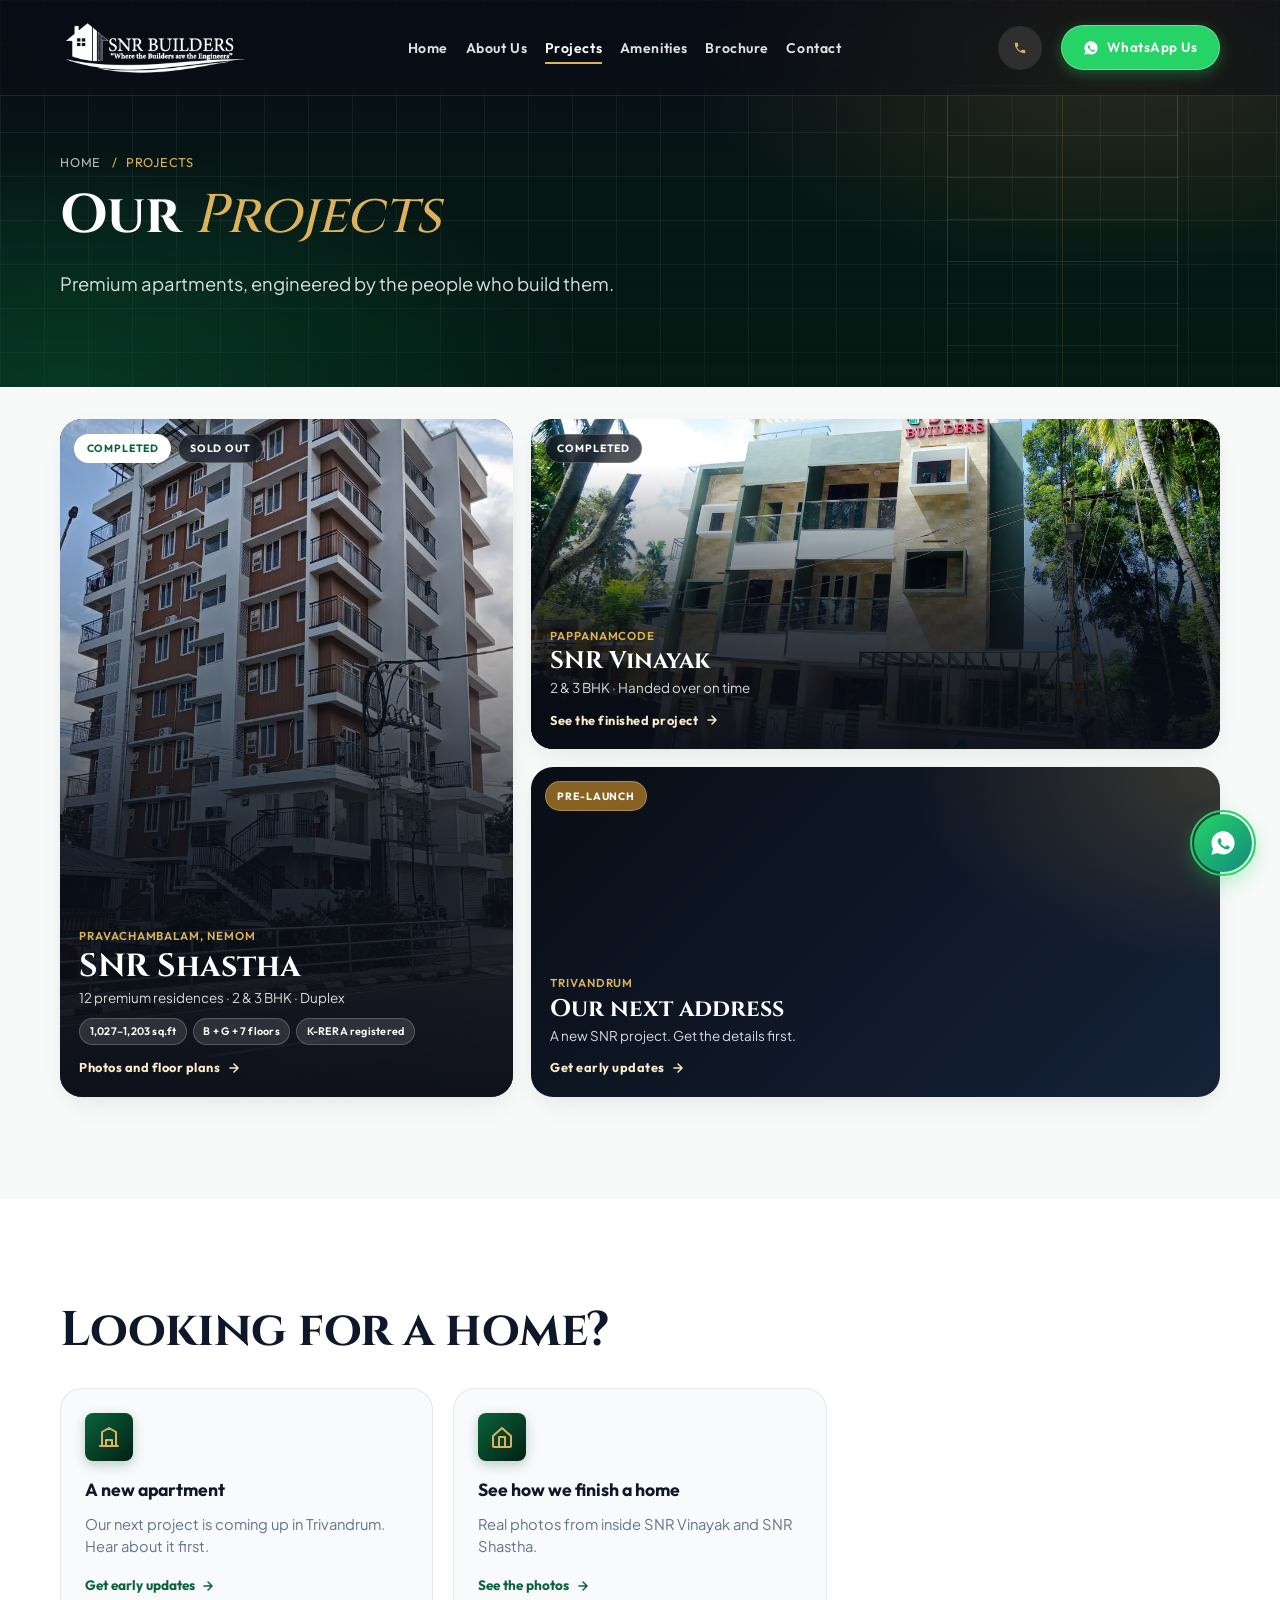
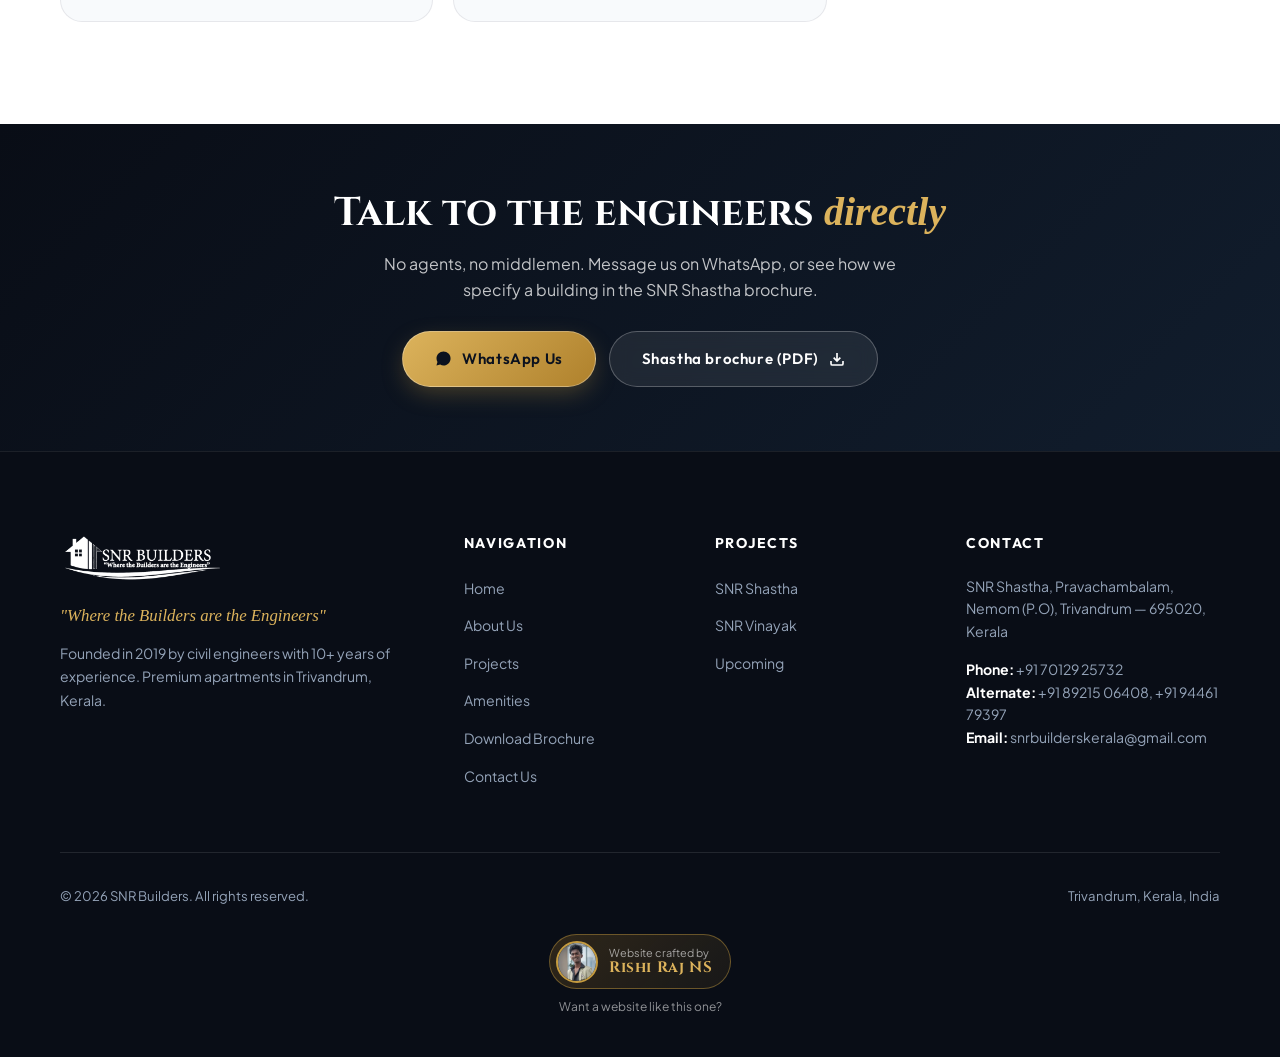
<file: projects.html>
<!DOCTYPE html>
<html lang="en">
<head>
  <meta charset="UTF-8">
  <meta name="viewport" content="width=device-width, initial-scale=1.0, viewport-fit=cover">
  <title>Projects Portfolio — SNR Builders | Premium Apartments in Trivandrum</title>
  <meta name="description" content="Explore SNR Builders' projects in Trivandrum: SNR Shastha at Pravachambalam (K-RERA registered), and SNR Vinayak at Pappanamcode.">
  <meta name="keywords" content="SNR Shastha, SNR Vinayak, Apartments in Pravachambalam, Flats in Nemom, Premium Apartments Trivandrum, RERA Projects Trivandrum">
  <meta name="theme-color" content="#064e2e">

  <!-- Open Graph / WhatsApp Preview -->
  <meta property="og:title" content="Projects Portfolio — SNR Builders | Trivandrum">
  <meta property="og:description" content="Explore SNR Shastha and SNR Vinayak in Trivandrum, built by civil engineers.">
  <meta property="og:image" content="https://snrbuilders.in/assets/og-image.jpg">
  <meta property="og:url" content="https://snrbuilders.in/projects.html">
  <link rel="canonical" href="https://snrbuilders.in/projects.html">
  <meta property="og:type" content="website">
  <meta property="og:locale" content="en_IN">

  <!-- Twitter Card -->
  <meta name="twitter:card" content="summary_large_image">
  <meta name="twitter:title" content="SNR Builders Projects — Engineered for Generations">
  <meta name="twitter:description" content="Premium apartments in Trivandrum, built by civil engineers.">
  <meta name="twitter:image" content="https://snrbuilders.in/assets/og-image.jpg">

  <!-- Favicon & Mobile Web App Manifest -->
  <link rel="icon" type="image/png" href="./assets/SNR-Logo-transparent.png">
  <link rel="apple-touch-icon" href="./assets/SNR-Logo.png">
  <link rel="manifest" href="./manifest.json">

  <!-- Master Stylesheet -->
  <link rel="preconnect" href="https://fonts.googleapis.com">
  <link rel="preconnect" href="https://fonts.gstatic.com" crossorigin>
  <link rel="stylesheet" href="https://fonts.googleapis.com/css2?family=Cinzel:wght@500;600;700;800&family=Outfit:wght@400;500;600;700&family=Plus+Jakarta+Sans:wght@300;400;500;600;700&display=swap">
  <link rel="stylesheet" href="./css/styles.css">

  <!-- Schema.org JSON-LD Structured Data -->
  <script type="application/ld+json">
  {
    "@context": "https://schema.org",
    "@graph": [
      {
        "@type": "CollectionPage",
        "@id": "https://snrbuilders.in/projects.html#webpage",
        "url": "https://snrbuilders.in/projects.html",
        "name": "Projects Portfolio — SNR Builders | Trivandrum",
        "description": "Explore SNR Shastha at Pravachambalam (K-RERA registered), and SNR Vinayak at Pappanamcode, Trivandrum.",
        "isPartOf": {
          "@type": "WebSite",
          "@id": "https://snrbuilders.in/#website",
          "name": "SNR Builders",
          "url": "https://snrbuilders.in"
        }
      },
      {
        "@type": "BreadcrumbList",
        "itemListElement": [
          {
            "@type": "ListItem",
            "position": 1,
            "name": "Home",
            "item": "https://snrbuilders.in/"
          },
          {
            "@type": "ListItem",
            "position": 2,
            "name": "Projects",
            "item": "https://snrbuilders.in/projects.html"
          }
        ]
      }
    ]
  }
  </script>
</head>
<body class="page-projects">

  <!-- ========================================================================
       TOP NAVIGATION BAR (FROSTED ARCHITECTURAL GLASS)
       ======================================================================== -->
  <header class="site-header" id="siteHeader">
    <div class="container nav-container">
      
      <!-- Brand Logo -->
      <a href="./index.html" class="brand-logo" aria-label="SNR Builders Home">
        <img src="./assets/SNR-Logo.webp" width="600" height="188" alt="SNR Builders" class="brand-logo-img">
      </a>

      <!-- Desktop Navigation Menu -->
      <nav aria-label="Main Navigation">
        <ul class="nav-menu">
          <li><a href="./index.html" class="nav-item-link">Home</a></li>
          <li><a href="./about.html" class="nav-item-link">About Us</a></li>
          <li><a href="./projects.html" class="nav-item-link current-page">Projects</a></li>
          <li><a href="./index.html#amenities" class="nav-item-link">Amenities</a></li>
          <li><a href="./index.html#brochure" class="nav-item-link">Brochure</a></li>
          <li><a href="./contact.html" class="nav-item-link">Contact</a></li>
        </ul>
      </nav>

      <!-- Nav Action Group -->
      <div class="nav-actions">
        <a href="tel:+917012925732" class="nav-phone-link" aria-label="Call SNR Builders">
          <svg viewBox="0 0 24 24"><path d="M6.62 10.79a15.05 15.05 0 006.59 6.59l2.2-2.2a1 1 0 011.02-.24c1.12.37 2.33.57 3.57.57a1 1 0 011 1V20a1 1 0 01-1 1A17 17 0 013 4a1 1 0 011-1h3.5a1 1 0 011 1c0 1.25.2 2.45.57 3.57a1 1 0 01-.25 1.02l-2.2 2.2z"/></svg>
          <span>+91 70129 25732</span>
        </a>

        <a href="https://wa.me/917012925732?text=Hello%20SNR%20Builders%2C%20I%20am%20enquiring%20about%20your%20projects." target="_blank" rel="noopener" class="nav-cta-btn nav-cta-wa">
          <svg viewBox="0 0 24 24" style="width:16px;height:16px;fill:currentColor;"><path d="M12.04 2c-5.46 0-9.91 4.45-9.91 9.91 0 1.75.46 3.45 1.32 4.95L2.05 22l5.25-1.38c1.45.79 3.08 1.21 4.74 1.21 5.46 0 9.91-4.45 9.91-9.91 0-2.65-1.03-5.14-2.9-7.01A9.816 9.816 0 0012.04 2zm5.79 14.07c-.24.68-1.39 1.3-1.92 1.38-.5.08-1.12.11-3.23-.76-2.52-1.04-4.14-3.6-4.27-3.77-.13-.17-1.01-1.35-1.01-2.57 0-1.22.64-1.82.87-2.07.23-.25.5-.31.67-.31.17 0 .34 0 .49.01.16.01.37-.06.58.44.22.52.74 1.8.8 1.93.06.13.1.28.02.45-.09.16-.13.26-.26.41-.13.15-.27.34-.39.46-.13.13-.27.27-.12.53.15.26.68 1.12 1.46 1.81 1 .89 1.84 1.17 2.1 1.3.26.13.41.11.56-.06.15-.17.65-.76.82-1.02.17-.26.35-.22.58-.13.24.09 1.5.71 1.76.84.26.13.43.2.5.31.06.12.06.69-.18 1.37z"/></svg>
          <span>WhatsApp Us</span>
        </a>

        <!-- Mobile Hamburger -->
        <button class="mobile-toggle-btn" id="mobileToggle" aria-label="Open Navigation Menu" aria-expanded="false">
          <span></span>
          <span></span>
          <span></span>
        </button>
      </div>

    </div>
  </header>

  <!-- Mobile Drawer Backdrop -->
  <div class="mobile-nav-backdrop" id="mobileBackdrop" aria-hidden="true"></div>

  <!-- Mobile Drawer -->
  <aside class="mobile-drawer" id="mobileDrawer" aria-label="Mobile Navigation Menu">
    <div class="drawer-head">
      <div class="brand-text-block">
        <span class="brand-name" style="color:var(--obsidian-950);">SNR BUILDERS</span>
        <span class="brand-subline" style="color:var(--emerald-700);">TRIVANDRUM</span>
      </div>
      <button class="drawer-close-btn" id="drawerClose" aria-label="Close Navigation Menu">&times;</button>
    </div>

    <ul class="drawer-links-list">
      <li><a href="./index.html" class="drawer-nav-item"><span>Home</span> &rarr;</a></li>
      <li><a href="./about.html" class="drawer-nav-item"><span>About Us</span> &rarr;</a></li>
      <li><a href="./projects.html" class="drawer-nav-item current-page"><span>Projects</span> &rarr;</a></li>
      <li><a href="./index.html#amenities" class="drawer-nav-item"><span>Amenities</span> &rarr;</a></li>
      <li><a href="./index.html#brochure" class="drawer-nav-item"><span>Download Brochure</span> &rarr;</a></li>
      <li><a href="./contact.html" class="drawer-nav-item"><span>Contact Us</span> &rarr;</a></li>
    </ul>

    <div class="drawer-footer">
      <a href="tel:+917012925732" class="btn btn-outline-glass" style="color:var(--obsidian-900); border-color:var(--border-subtle); justify-content:center;">
        <svg viewBox="0 0 24 24" style="width:16px;height:16px;fill:none;stroke:currentColor;stroke-width:2;flex-shrink:0;"><path d="M6.62 10.79a15.05 15.05 0 006.59 6.59l2.2-2.2a1 1 0 011.02-.24c1.12.37 2.33.57 3.57.57a1 1 0 011 1V20a1 1 0 01-1 1A17 17 0 013 4a1 1 0 011-1h3.5a1 1 0 011 1c0 1.25.2 2.45.57 3.57a1 1 0 01-.25 1.02l-2.2 2.2z"/></svg>
        +91 70129 25732
      </a>
      <a href="https://wa.me/917012925732?text=Hello%20SNR%20Builders%2C%20I%20am%20interested%20in%20your%20projects." target="_blank" rel="noopener" class="btn btn-emerald" style="justify-content:center;">
        <svg viewBox="0 0 24 24" style="width:16px;height:16px;fill:currentColor;flex-shrink:0;"><path d="M12.04 2c-5.46 0-9.91 4.45-9.91 9.91 0 1.75.46 3.45 1.32 4.95L2.05 22l5.25-1.38c1.45.79 3.08 1.21 4.74 1.21 5.46 0 9.91-4.45 9.91-9.91 0-2.65-1.03-5.14-2.9-7.01A9.816 9.816 0 0012.04 2zm5.79 14.07c-.24.68-1.39 1.3-1.92 1.38-.5.08-1.12.11-3.23-.76-2.52-1.04-4.14-3.6-4.27-3.77-.13-.17-1.01-1.35-1.01-2.57 0-1.22.64-1.82.87-2.07.23-.25.5-.31.67-.31.17 0 .34 0 .49.01.16.01.37-.06.58.44.22.52.74 1.8.8 1.93.06.13.1.28.02.45-.09.16-.13.26-.26.41-.13.15-.27.34-.39.46-.13.13-.27.27-.12.53.15.26.68 1.12 1.46 1.81 1 .89 1.84 1.17 2.1 1.3.26.13.41.11.56-.06.15-.17.65-.76.82-1.02.17-.26.35-.22.58-.13.24.09 1.5.71 1.76.84.26.13.43.2.5.31.06.12.06.69-.18 1.37z"/></svg>
        Chat on WhatsApp
      </a>
    </div>
  </aside>

  <!-- ========================================================================
       PAGE HERO BANNER
       ======================================================================== -->
  <section class="page-hero page-hero-compact">
    <div class="page-hero-blueprint" aria-hidden="true"></div>

    <div class="container">
      <div class="page-hero-content">

        <div class="page-breadcrumbs">
          <a href="./index.html">Home</a>
          <span>/</span>
          <span>Projects</span>
        </div>

        <h1 class="page-hero-title">
          Our <em>Projects</em>
        </h1>

        <p class="page-hero-desc">
          Premium apartments, engineered by the people who build them.
        </p>

      </div>
    </div>
  </section>

  <!-- ========================================================================
       PROJECT TILES (HUB): every project links to its own page
       ======================================================================== -->
  <section class="section-padding hub-section">
    <div class="container">

      <div class="projects-grid-layout projects-hub">

        <a href="./shastha.html" id="shastha" class="project-card-item project-tile" data-category="apartments" aria-label="SNR Shastha: Photos and floor plans">
          <img src="./assets/processed/shastha-real-angle.webp" width="787" height="1400" alt="SNR Shastha, completed apartments in Pravachambalam, Trivandrum" class="tile-img" loading="lazy" decoding="async">
          <span class="tile-shade" aria-hidden="true"></span>
          <span class="tile-chips"><span class="tile-chip tile-chip-light">Completed</span><span class="tile-chip">Sold out</span></span>
          <span class="tile-body">
            <span class="tile-loc">Pravachambalam, Nemom</span>
            <h2 class="tile-title">SNR Shastha</h2>
            <span class="tile-meta">12 premium residences &middot; 2 &amp; 3 BHK &middot; Duplex</span>
            <span class="tile-facts"><span>1,027&ndash;1,203 sq.ft</span><span>B + G + 7 floors</span><span>K-RERA registered</span></span>
            <span class="tile-cta">Photos and floor plans <svg viewBox="0 0 24 24" fill="none" stroke="currentColor" stroke-width="2.5" stroke-linecap="round" stroke-linejoin="round"><path d="M5 12h14M12 5l7 7-7 7"/></svg></span>
          </span>
        </a>

        <a href="./vinayak.html" id="vinayak" class="project-card-item project-tile" data-category="apartments" aria-label="SNR Vinayak: See the finished project">
          <img src="./assets/processed/vinayak-real-front.webp" width="1200" height="800" alt="SNR Vinayak, completed apartments in Pappanamcode, Trivandrum" class="tile-img" loading="lazy" decoding="async">
          <span class="tile-shade" aria-hidden="true"></span>
          <span class="tile-chips"><span class="tile-chip">Completed</span></span>
          <span class="tile-body">
            <span class="tile-loc">Pappanamcode</span>
            <h2 class="tile-title">SNR Vinayak</h2>
            <span class="tile-meta">2 &amp; 3 BHK &middot; Handed over on time</span>
            
            <span class="tile-cta">See the finished project <svg viewBox="0 0 24 24" fill="none" stroke="currentColor" stroke-width="2.5" stroke-linecap="round" stroke-linejoin="round"><path d="M5 12h14M12 5l7 7-7 7"/></svg></span>
          </span>
        </a>

        <a href="https://wa.me/917012925732?text=Hello%20SNR%20Builders%2C%20please%20keep%20me%20updated%20about%20your%20upcoming%20project." target="_blank" rel="noopener" id="upcoming" class="project-card-item project-tile project-tile-teaser" data-category="upcoming" aria-label="Upcoming project: Register interest on WhatsApp">
          <span class="tile-chips"><span class="tile-chip tile-chip-gold">Pre-launch</span></span>
          <span class="tile-body">
            <span class="tile-loc">Trivandrum</span>
            <h2 class="tile-title">Our next address</h2>
            <span class="tile-meta">A new SNR project. Get the details first.</span>
            <span class="tile-cta">Get early updates <svg viewBox="0 0 24 24" fill="none" stroke="currentColor" stroke-width="2.5" stroke-linecap="round" stroke-linejoin="round"><path d="M5 12h14M12 5l7 7-7 7"/></svg></span>
          </span>
        </a>

      </div>
    </div>
  </section>

  <!-- ========================================================================
       FIND YOUR FIT
       ======================================================================== -->
  <section class="section-padding fit-section">
    <div class="container">
      <h2 class="section-title">Looking for a home?</h2>

      <div class="fit-grid">
        <a href="https://wa.me/917012925732?text=Hello%20SNR%20Builders%2C%20please%20keep%20me%20updated%20about%20your%20upcoming%20project." target="_blank" rel="noopener" class="fit-card">
          <span class="feature-icon-badge"><svg viewBox="0 0 24 24" fill="none" stroke="currentColor" stroke-width="2" stroke-linecap="round" stroke-linejoin="round"><path d="M3 21h18M5 21V7l7-4 7 4v14M9 21v-6h6v6"/></svg></span>
          <h3>A new apartment</h3>
          <p>Our next project is coming up in Trivandrum. Hear about it first.</p>
          <span class="fit-link">Get early updates <svg viewBox="0 0 24 24" fill="none" stroke="currentColor" stroke-width="2.5" stroke-linecap="round" stroke-linejoin="round"><path d="M5 12h14M12 5l7 7-7 7"/></svg></span>
        </a>
        <a href="./vinayak.html" class="fit-card">
          <span class="feature-icon-badge"><svg viewBox="0 0 24 24" fill="none" stroke="currentColor" stroke-width="2" stroke-linecap="round" stroke-linejoin="round"><path d="M3 11l9-8 9 8v10a1 1 0 01-1 1H4a1 1 0 01-1-1z"/><path d="M9 22V12h6v10"/></svg></span>
          <h3>See how we finish a home</h3>
          <p>Real photos from inside SNR Vinayak and SNR Shastha.</p>
          <span class="fit-link">See the photos <svg viewBox="0 0 24 24" fill="none" stroke="currentColor" stroke-width="2.5" stroke-linecap="round" stroke-linejoin="round"><path d="M5 12h14M12 5l7 7-7 7"/></svg></span>
        </a>
      </div>
    </div>
  </section>

  <!-- ========================================================================
       BROCHURE + CONTACT BAND
       ======================================================================== -->
  <section class="hub-cta">
    <div class="container">
      <h2 class="hub-cta-title">Talk to the engineers <em>directly</em></h2>
      <p class="hub-cta-text">No agents, no middlemen. Message us on WhatsApp, or see how we specify a building in the SNR Shastha brochure.</p>
      <div class="hub-cta-actions">
        <a href="https://wa.me/917012925732?text=Hello%20SNR%20Builders%2C%20I%20would%20like%20to%20know%20more%20about%20your%20projects." target="_blank" rel="noopener" class="btn btn-primary-gold">
          <svg viewBox="0 0 24 24" style="width:17px;height:17px;fill:currentColor;flex-shrink:0;"><path d="M12.04 2c-5.46 0-9.91 4.45-9.91 9.91 0 1.75.46 3.45 1.32 4.95L2.05 22l5.25-1.38c1.45.79 3.08 1.21 4.74 1.21 5.46 0 9.91-4.45 9.91-9.91 0-2.65-1.03-5.14-2.9-7.01A9.816 9.816 0 0012.04 2z"/></svg>
          <span>WhatsApp Us</span>
        </a>
        <a href="./assets/SNR Builders Brochure.pdf" download="SNR_Builders_Brochure.pdf" class="btn btn-outline-glass">
          <span>Shastha brochure (PDF)</span>
          <svg class="btn-icon-arrow" viewBox="0 0 24 24" fill="none" stroke="currentColor" stroke-width="2.5"><path d="M21 15v4a2 2 0 01-2 2H5a2 2 0 01-2-2v-4M7 10l5 5 5-5M12 15V3"/></svg>
        </a>
      </div>
    </div>
  </section>

  <!-- ========================================================================
       ARCHITECTURAL FOOTER
       ======================================================================== -->
  <footer class="site-footer">
    <div class="container">
      <div class="footer-top-grid">
        
        <!-- Brand Summary -->
        <div class="footer-brand-side">
          <img src="./assets/SNR-Logo.webp" width="600" height="188" alt="SNR Builders Logo" class="brand-logo-img">
          <p class="footer-tagline">"Where the Builders are the Engineers"</p>
          <p class="footer-brand-desc">
            Founded in 2019 by civil engineers with 10+ years of experience. Premium apartments in Trivandrum, Kerala.
          </p>
        </div>

        <!-- Quick Navigation -->
        <div>
          <h4 class="footer-col-head">Navigation</h4>
          <ul class="footer-links-list">
            <li><a href="./index.html" class="footer-nav-link">Home</a></li>
            <li><a href="./about.html" class="footer-nav-link">About Us</a></li>
            <li><a href="./projects.html" class="footer-nav-link">Projects</a></li>
            <li><a href="./index.html#amenities" class="footer-nav-link">Amenities</a></li>
            <li><a href="./index.html#brochure" class="footer-nav-link">Download Brochure</a></li>
            <li><a href="./contact.html" class="footer-nav-link">Contact Us</a></li>
          </ul>
        </div>

        <!-- Developments -->
        <div>
          <h4 class="footer-col-head">Projects</h4>
          <ul class="footer-links-list">
            <li><a href="./shastha.html" class="footer-nav-link">SNR Shastha</a></li>
            <li><a href="./vinayak.html" class="footer-nav-link">SNR Vinayak</a></li>
            <li><a href="./projects.html#upcoming" class="footer-nav-link">Upcoming</a></li>
          </ul>
        </div>

        <!-- Official Office -->
        <div>
          <h4 class="footer-col-head">Contact</h4>
          <p class="footer-contact-address">
            SNR Shastha, Pravachambalam, Nemom (P.O), Trivandrum — 695020, Kerala
          </p>
          <p class="footer-contact-address">
            <strong style="color:#ffffff;">Phone:</strong> +91 70129 25732<br>
            <strong style="color:#ffffff;">Alternate:</strong> +91 89215 06408, +91 94461 79397<br>
            <strong style="color:#ffffff;">Email:</strong> snrbuilderskerala@gmail.com
          </p>
        </div>

      </div>

      <div class="footer-bottom-bar">
        <p>&copy; 2026 SNR Builders. All rights reserved.</p>

        <p>Trivandrum, Kerala, India</p>
      </div>

      <div class="footer-credit" data-draw>
        <!-- Without JS this is a plain LinkedIn link; main.js opens the contact card instead -->
        <a href="https://www.linkedin.com/in/rishirajns/" target="_blank" rel="noopener noreferrer" class="dev-plaque" data-dev-open aria-haspopup="dialog">
          <img src="./assets/processed/rishi-raj-avatar.webp" width="240" height="240" alt="" class="dev-plaque-avatar" loading="lazy" decoding="async">
          <span class="dev-plaque-text">
            <span class="dev-plaque-label">Website crafted by</span>
            <strong>Rishi Raj NS</strong>
          </span>
        </a>
        <p class="dev-plaque-hint" aria-hidden="true">Want a website like this one?</p>
      </div>
    </div>

    <dialog class="dev-card" id="devCard" aria-labelledby="devCardName">
      <button type="button" class="dev-card-close" data-dev-close aria-label="Close">&times;</button>
      <img src="./assets/processed/rishi-raj-avatar.webp" width="240" height="240" alt="Rishi Raj NS" class="dev-card-photo" loading="lazy" decoding="async">
      <h2 class="dev-card-name" id="devCardName">Rishi Raj NS</h2>
      <p class="dev-card-role">AI Automation Architect<br>Web Designer &amp; Developer</p>
      <div class="dev-card-actions">
        <a href="https://wa.me/918136883818?text=Hi%20Rishi%2C%20I%20saw%20the%20SNR%20Builders%20website%20and%20would%20like%20a%20website%20like%20this." target="_blank" rel="noopener noreferrer" class="dev-card-btn dev-card-wa">
          <svg viewBox="0 0 24 24" aria-hidden="true"><path fill="currentColor" d="M12.04 2c-5.46 0-9.91 4.45-9.91 9.91 0 1.75.46 3.45 1.32 4.95L2.05 22l5.25-1.38c1.45.79 3.08 1.21 4.74 1.21 5.46 0 9.91-4.45 9.91-9.91 0-2.65-1.03-5.14-2.9-7.01A9.816 9.816 0 0012.04 2zm5.79 14.07c-.24.68-1.39 1.3-1.92 1.38-.5.08-1.12.11-3.23-.76-2.52-1.04-4.14-3.6-4.27-3.77-.13-.17-1.01-1.35-1.01-2.57 0-1.22.64-1.82.87-2.07.23-.25.5-.31.67-.31.17 0 .34 0 .49.01.16.01.37-.06.58.44.22.52.74 1.8.8 1.93.06.13.1.28.02.45-.09.16-.13.26-.26.41-.13.15-.27.34-.39.46-.13.13-.27.27-.12.53.15.26.68 1.12 1.46 1.81 1 .89 1.84 1.17 2.1 1.3.26.13.41.11.56-.06.15-.17.65-.76.82-1.02.17-.26.35-.22.58-.13.24.09 1.5.71 1.76.84.26.13.43.2.5.31.06.12.06.69-.18 1.37z"/></svg>
          <span><strong>WhatsApp</strong>+91 81368 83818</span>
        </a>
        <a href="tel:+918136883818" class="dev-card-btn">
          <svg viewBox="0 0 24 24" fill="none" stroke="currentColor" stroke-width="2" aria-hidden="true"><path d="M6.62 10.79a15.05 15.05 0 006.59 6.59l2.2-2.2a1 1 0 011.02-.24c1.12.37 2.33.57 3.57.57a1 1 0 011 1V20a1 1 0 01-1 1A17 17 0 013 4a1 1 0 011-1h3.5a1 1 0 011 1c0 1.25.2 2.45.57 3.57a1 1 0 01-.25 1.02l-2.2 2.2z"/></svg>
          <span><strong>Call</strong>+91 81368 83818</span>
        </a>
        <a href="https://www.linkedin.com/in/rishirajns/" target="_blank" rel="noopener noreferrer" class="dev-card-btn">
          <svg viewBox="0 0 24 24" aria-hidden="true"><path fill="currentColor" d="M4.98 3.5a2.5 2.5 0 11-.02 5 2.5 2.5 0 01.02-5zM3 9.5h4v11H3zm7 0h3.8v1.6h.06c.53-1 1.83-2.06 3.77-2.06 4.03 0 4.77 2.65 4.77 6.1v5.36h-4v-4.75c0-1.13-.02-2.59-1.58-2.59-1.58 0-1.82 1.24-1.82 2.5v4.84h-4z"/></svg>
          <span><strong>LinkedIn</strong>Connect with me</span>
        </a>
      </div>
      <p class="dev-card-foot">Websites, apps and AI solutions</p>
    </dialog>
  </footer>

  <!-- ========================================================================
       MULTI-ACTION FLOATING WHATSAPP & CALL CONCIERGE
       ======================================================================== -->
  <div class="floating-concierge" id="conciergeWidget">
    
    <!-- Concierge Drawer Popup -->
    <div class="concierge-card-popup" id="conciergePopup" role="dialog" aria-label="Direct Engineer Concierge">
      <div class="concierge-popup-head">
        <div class="concierge-avatar-badge">SNR</div>
        <div class="concierge-head-text">
          <h5>SNR Builders Desk</h5>
          <div class="concierge-online-indicator">
            <span class="online-pulse-dot"></span>
            <span>Online · Civil Engineers Available</span>
          </div>
        </div>
      </div>
      <div class="concierge-popup-body">
        <p class="concierge-welcome-msg">
          Hello! Questions about our projects, the next launch or building with us? Talk to the engineers directly.
        </p>
        <a 
          href="https://wa.me/917012925732?text=Hello%20SNR%20Builders%2C%20I%20am%20interested%20in%20learning%20more%20about%20your%20projects%20in%20Trivandrum." 
          target="_blank" 
          rel="noopener noreferrer" 
          class="concierge-action-btn concierge-btn-wa"
        >
          <svg style="width:20px;height:20px;fill:currentColor;" viewBox="0 0 24 24"><path d="M12.04 2c-5.46 0-9.91 4.45-9.91 9.91 0 1.75.46 3.45 1.32 4.95L2.05 22l5.25-1.38c1.45.79 3.08 1.21 4.74 1.21 5.46 0 9.91-4.45 9.91-9.91 0-2.65-1.03-5.14-2.9-7.01A9.816 9.816 0 0012.04 2zm5.79 14.07c-.24.68-1.39 1.3-1.92 1.38-.5.08-1.12.11-3.23-.76-2.52-1.04-4.14-3.6-4.27-3.77-.13-.17-1.01-1.35-1.01-2.57 0-1.22.64-1.82.87-2.07.23-.25.5-.31.67-.31.17 0 .34 0 .49.01.16.01.37-.06.58.44.22.52.74 1.8.8 1.93.06.13.1.28.02.45-.09.16-.13.26-.26.41-.13.15-.27.34-.39.46-.13.13-.27.27-.12.53.15.26.68 1.12 1.46 1.81 1 .89 1.84 1.17 2.1 1.3.26.13.41.11.56-.06.15-.17.65-.76.82-1.02.17-.26.35-.22.58-.13.24.09 1.5.71 1.76.84.26.13.43.2.5.31.06.12.06.69-.18 1.37z"/></svg>
          <span>Chat on WhatsApp</span>
        </a>
        <a href="tel:+917012925732" class="concierge-action-btn concierge-btn-call">
          <svg style="width:16px;height:16px;fill:currentColor;" viewBox="0 0 24 24"><path d="M6.62 10.79a15.05 15.05 0 006.59 6.59l2.2-2.2a1 1 0 011.02-.24c1.12.37 2.33.57 3.57.57a1 1 0 011 1V20a1 1 0 01-1 1A17 17 0 013 4a1 1 0 011-1h3.5a1 1 0 011 1c0 1.25.2 2.45.57 3.57a1 1 0 01-.25 1.02l-2.2 2.2z"/></svg>
          <span>Call +91 70129 25732</span>
        </a>
      </div>
    </div>

    <!-- Trigger Button -->
    <button class="concierge-toggle-trigger" id="conciergeToggle" aria-label="Open Direct Engineer Contact" aria-expanded="false">
      <div class="concierge-pulse-ring"></div>
      <svg viewBox="0 0 24 24"><path d="M12.04 2c-5.46 0-9.91 4.45-9.91 9.91 0 1.75.46 3.45 1.32 4.95L2.05 22l5.25-1.38c1.45.79 3.08 1.21 4.74 1.21 5.46 0 9.91-4.45 9.91-9.91 0-2.65-1.03-5.14-2.9-7.01A9.816 9.816 0 0012.04 2zm5.79 14.07c-.24.68-1.39 1.3-1.92 1.38-.5.08-1.12.11-3.23-.76-2.52-1.04-4.14-3.6-4.27-3.77-.13-.17-1.01-1.35-1.01-2.57 0-1.22.64-1.82.87-2.07.23-.25.5-.31.67-.31.17 0 .34 0 .49.01.16.01.37-.06.58.44.22.52.74 1.8.8 1.93.06.13.1.28.02.45-.09.16-.13.26-.26.41-.13.15-.27.34-.39.46-.13.13-.27.27-.12.53.15.26.68 1.12 1.46 1.81 1 .89 1.84 1.17 2.1 1.3.26.13.41.11.56-.06.15-.17.65-.76.82-1.02.17-.26.35-.22.58-.13.24.09 1.5.71 1.76.84.26.13.43.2.5.31.06.12.06.69-.18 1.37z"/></svg>
    </button>

  </div>
  </div>

  <!-- Master JavaScript -->
  <script src="./js/main.js"></script>
</body>
</html>
</file>
<file: css/styles.css>
/* ==========================================================================
   SNR BUILDERS — MASTER STYLESHEET
   Aesthetics: Clean Architectural Luxury & Engineering Rigor
   Palette: Architectural Off-White, Forest Emerald, Brass Gold, Obsidian Slate
   Typography: Cinzel (Display Serif) + Plus Jakarta Sans / Outfit (Geometric Sans)
   ========================================================================== */

/* ==========================================================================
   1. DESIGN TOKENS & SYSTEM VARIABLES
   ========================================================================== */
:root {
  /* Brand Palette */
  --emerald-950: #022013;
  --emerald-900: #064e2e;
  --emerald-800: #0a633d;
  --emerald-700: #0e784a;
  --emerald-600: #15803d;
  --emerald-500: #16a34a;
  --emerald-100: #dcfce7;
  --emerald-50:  #f0fdf4;

  --gold-700: #936a24;
  --gold-600: #af812c;
  --gold-500: #c59b3f;
  --gold-400: #dcb35c;
  --gold-200: #faeac7;
  --gold-100: #fbf5e8;

  --obsidian-950: #090d16;
  --obsidian-900: #0f172a;
  --obsidian-800: #1e293b;
  --obsidian-700: #334155;
  --obsidian-500: #64748b;
  --obsidian-400: #94a3b8;
  --obsidian-200: #e2e8f0;
  --obsidian-100: #f1f5f9;
  --obsidian-50:  #f8fafc;

  --canvas-bg: #f8faf9;
  --surface-white: #ffffff;
  --surface-card: #ffffff;
  --border-subtle: rgba(15, 23, 42, 0.08);
  --border-focus: rgba(14, 120, 74, 0.4);

  /* Typography */
  --font-display: 'Cinzel', Georgia, serif;
  --font-heading: 'Outfit', -apple-system, BlinkMacSystemFont, sans-serif;
  --font-body: 'Plus Jakarta Sans', -apple-system, BlinkMacSystemFont, sans-serif;

  /* Shadows */
  --shadow-subtle: 0 2px 10px rgba(15, 23, 42, 0.03);
  --shadow-card: 0 10px 30px -4px rgba(15, 23, 42, 0.06), 0 4px 12px -2px rgba(15, 23, 42, 0.03);
  --shadow-card-hover: 0 20px 40px -6px rgba(15, 23, 42, 0.12), 0 8px 16px -4px rgba(15, 23, 42, 0.06);
  --shadow-elevated: 0 25px 60px -12px rgba(9, 13, 22, 0.25);
  --shadow-gold-glow: 0 8px 24px -4px rgba(197, 155, 63, 0.35);

  /* Radii */
  --radius-xs: 4px;
  --radius-sm: 8px;
  --radius-md: 14px;
  --radius-lg: 22px;
  --radius-xl: 32px;
  --radius-full: 9999px;

  /* Transitions */
  --trans-fast: 160ms cubic-bezier(0.16, 1, 0.3, 1);
  --trans-normal: 260ms cubic-bezier(0.16, 1, 0.3, 1);
  --trans-smooth: 400ms cubic-bezier(0.16, 1, 0.3, 1);
}

/* ==========================================================================
   2. GLOBAL RESET & BASE
   ========================================================================== */
*,
*::before,
*::after {
  box-sizing: border-box;
  margin: 0;
  padding: 0;
}

html {
  scroll-behavior: smooth;
  font-size: 16px;
  -webkit-text-size-adjust: 100%;
}

body {
  font-family: var(--font-body);
  color: var(--obsidian-800);
  background-color: var(--canvas-bg);
  line-height: 1.6;
  -webkit-font-smoothing: antialiased;
  -moz-osx-font-smoothing: grayscale;
  overflow-x: hidden;
}

img {
  display: block;
  max-width: 100%;
  height: auto;
}

a {
  color: inherit;
  text-decoration: none;
  transition: color var(--trans-fast);
}

button,
input,
select,
textarea {
  font-family: inherit;
  font-size: inherit;
}

button {
  cursor: pointer;
  border: none;
  background: none;
}

/* Focus visibility for accessibility */
:focus-visible {
  outline: 2px solid var(--emerald-600);
  outline-offset: 3px;
}

/* ==========================================================================
   3. LAYOUT UTILITIES
   ========================================================================== */
.container {
  width: 100%;
  max-width: 1240px;
  margin-inline: auto;
  padding-inline: clamp(1.25rem, 4vw, 2.5rem);
}

.section-padding {
  padding-block: clamp(4.5rem, 8vw, 7.5rem);
}

.section-label {
  display: inline-flex;
  align-items: center;
  gap: 0.6rem;
  font-family: var(--font-heading);
  font-size: 0.78rem;
  font-weight: 700;
  letter-spacing: 0.18em;
  text-transform: uppercase;
  color: var(--emerald-700);
  margin-bottom: 0.85rem;
}

.section-label::before {
  content: '';
  display: inline-block;
  width: 24px;
  height: 2px;
  background: var(--gold-500);
}

.section-title {
  font-family: var(--font-display);
  font-size: clamp(2rem, 3.8vw, 3.1rem);
  font-weight: 700;
  line-height: 1.2;
  color: var(--obsidian-900);
  letter-spacing: -0.01em;
}

.section-title em {
  font-style: italic;
  font-family: Georgia, serif;
  color: var(--emerald-800);
  font-weight: 600;
}

.section-desc {
  font-size: clamp(1rem, 1.2vw, 1.125rem);
  color: var(--obsidian-500);
  max-width: 620px;
  margin-top: 1rem;
  line-height: 1.68;
}

/* ==========================================================================
   4. NAVIGATION (Frosted Architectural Glass)
   ========================================================================== */
.site-header {
  position: fixed;
  top: 0;
  left: 0;
  right: 0;
  z-index: 1000;
  padding-block: 1.1rem;
  transition: all var(--trans-normal);
  background: rgba(9, 13, 22, 0.45);
  backdrop-filter: blur(14px);
  -webkit-backdrop-filter: blur(14px);
  border-bottom: 1px solid rgba(255, 255, 255, 0.1);
}

.site-header.scrolled {
  background: rgba(255, 255, 255, 0.94);
  backdrop-filter: blur(20px);
  -webkit-backdrop-filter: blur(20px);
  padding-block: 0.8rem;
  border-bottom: 1px solid var(--border-subtle);
  box-shadow: 0 4px 20px rgba(15, 23, 42, 0.05);
}

.nav-container {
  display: flex;
  align-items: center;
  justify-content: space-between;
}

.brand-logo {
  display: flex;
  align-items: center;
  gap: 0.85rem;
  text-decoration: none;
}

.brand-logo-img {
  height: 60px;
  width: auto;
  object-fit: contain;
  filter: brightness(0) invert(1);
  transition: filter var(--trans-fast);
}

.site-header.scrolled .brand-logo-img {
  filter: none;
}

.brand-text-block {
  display: flex;
  flex-direction: column;
}

.brand-name {
  font-family: var(--font-display);
  font-size: 1.25rem;
  font-weight: 700;
  letter-spacing: 0.08em;
  color: #ffffff;
  transition: color var(--trans-fast);
}

.brand-subline {
  font-family: var(--font-heading);
  font-size: 0.62rem;
  letter-spacing: 0.14em;
  text-transform: uppercase;
  color: var(--gold-400);
}

.site-header.scrolled .brand-name {
  color: var(--obsidian-950);
}

.site-header.scrolled .brand-subline {
  color: var(--emerald-700);
}

/* Nav Menu */
.nav-menu {
  display: flex;
  align-items: center;
  gap: 2rem;
  list-style: none;
}

.nav-item-link {
  font-family: var(--font-heading);
  font-size: 0.875rem;
  font-weight: 600;
  letter-spacing: 0.04em;
  color: rgba(255, 255, 255, 0.88);
  position: relative;
  padding-block: 0.4rem;
  transition: color var(--trans-fast);
}

.nav-item-link::after {
  content: '';
  position: absolute;
  bottom: 0;
  left: 0;
  width: 0%;
  height: 2px;
  background: var(--gold-400);
  transition: width var(--trans-fast);
}

.nav-item-link:hover {
  color: #ffffff;
}

.nav-item-link:hover::after {
  width: 100%;
}

.site-header.scrolled .nav-item-link {
  color: var(--obsidian-700);
}

.site-header.scrolled .nav-item-link:hover {
  color: var(--emerald-800);
}

.site-header.scrolled .nav-item-link::after {
  background: var(--emerald-600);
}

/* Nav Actions */
.nav-actions {
  display: flex;
  align-items: center;
  gap: 1.2rem;
}

.nav-phone-link {
  display: flex;
  align-items: center;
  gap: 0.5rem;
  font-family: var(--font-heading);
  font-size: 0.85rem;
  font-weight: 600;
  color: rgba(255, 255, 255, 0.9);
  padding: 0.5rem 0.8rem;
  border-radius: var(--radius-full);
  background: rgba(255, 255, 255, 0.1);
  transition: all var(--trans-fast);
}

.nav-phone-link svg {
  width: 14px;
  height: 14px;
  fill: var(--gold-400);
}

.nav-phone-link:hover {
  background: rgba(255, 255, 255, 0.2);
  color: #ffffff;
}

.site-header.scrolled .nav-phone-link {
  color: var(--obsidian-800);
  background: var(--obsidian-100);
}

.site-header.scrolled .nav-phone-link svg {
  fill: var(--emerald-700);
}

.nav-cta-btn {
  display: inline-flex;
  align-items: center;
  gap: 0.5rem;
  font-family: var(--font-heading);
  font-size: 0.84rem;
  font-weight: 600;
  letter-spacing: 0.04em;
  padding: 0.65rem 1.35rem;
  border-radius: var(--radius-full);
  background: var(--emerald-700);
  color: #ffffff;
  border: 1px solid rgba(255, 255, 255, 0.2);
  box-shadow: 0 4px 14px rgba(10, 99, 61, 0.3);
  transition: all var(--trans-normal);
}

.nav-cta-btn:hover {
  background: var(--emerald-600);
  transform: translateY(-1px);
  box-shadow: 0 6px 18px rgba(10, 99, 61, 0.45);
}

.site-header.scrolled .nav-cta-btn {
  background: var(--obsidian-900);
  border-color: transparent;
  box-shadow: 0 4px 12px rgba(15, 23, 42, 0.2);
}

.site-header.scrolled .nav-cta-btn:hover {
  background: var(--emerald-800);
}

/* Mobile Toggle */
.mobile-toggle-btn {
  display: none;
  flex-direction: column;
  justify-content: center;
  align-items: center;
  width: 44px;
  height: 44px;
  gap: 6px;
  border-radius: var(--radius-sm);
  background: rgba(255, 255, 255, 0.12);
  border: 1px solid rgba(255, 255, 255, 0.2);
}

.mobile-toggle-btn span {
  display: block;
  width: 22px;
  height: 2px;
  background-color: #ffffff;
  transition: all var(--trans-normal);
}

.site-header.scrolled .mobile-toggle-btn {
  background: var(--obsidian-100);
  border-color: var(--border-subtle);
}

.site-header.scrolled .mobile-toggle-btn span {
  background-color: var(--obsidian-900);
}

/* Mobile Drawer */
.mobile-nav-backdrop {
  position: fixed;
  inset: 0;
  background: rgba(9, 13, 22, 0.7);
  backdrop-filter: blur(8px);
  z-index: 1100;
  opacity: 0;
  pointer-events: none;
  visibility: hidden;
  transition: opacity var(--trans-normal), visibility var(--trans-normal);
}

.mobile-nav-backdrop.is-active {
  opacity: 1;
  pointer-events: auto;
  visibility: visible;
}

.mobile-drawer {
  position: fixed;
  top: 0;
  right: 0;
  bottom: 0;
  width: min(340px, 85vw);
  background: #ffffff;
  z-index: 1200;
  transform: translateX(100%);
  transition: transform var(--trans-smooth);
  box-shadow: -10px 0 40px rgba(9, 13, 22, 0.25);
  display: none;
  flex-direction: column;
  padding: 1.75rem 1.5rem;
}

.mobile-drawer.is-active {
  display: flex;
  transform: translateX(0);
}

.drawer-head {
  display: flex;
  align-items: center;
  justify-content: space-between;
  padding-bottom: 1.25rem;
  border-bottom: 1px solid var(--border-subtle);
}

.drawer-close-btn {
  width: 40px;
  height: 40px;
  display: flex;
  align-items: center;
  justify-content: center;
  border-radius: var(--radius-full);
  background: var(--obsidian-100);
  color: var(--obsidian-700);
  font-size: 1.25rem;
}

.drawer-links-list {
  list-style: none;
  display: flex;
  flex-direction: column;
  gap: 0.25rem;
  margin-top: 1.5rem;
}

.drawer-nav-item {
  display: flex;
  align-items: center;
  justify-content: space-between;
  padding: 0.9rem 0.5rem;
  font-family: var(--font-heading);
  font-size: 1.05rem;
  font-weight: 600;
  color: var(--obsidian-800);
  border-radius: var(--radius-sm);
  border-bottom: 1px solid rgba(15, 23, 42, 0.04);
}

.drawer-nav-item:hover {
  background: var(--emerald-50);
  color: var(--emerald-800);
}

.drawer-footer {
  margin-top: auto;
  display: flex;
  flex-direction: column;
  gap: 0.85rem;
  padding-top: 1.5rem;
  border-top: 1px solid var(--border-subtle);
}

/* ==========================================================================
   5. CINEMATIC HERO SECTION
   ========================================================================== */
.hero-section {
  position: relative;
  min-height: 100vh;
  display: flex;
  align-items: center;
  padding-top: 6rem;
  padding-bottom: 4rem;
  background-color: var(--obsidian-950);
  overflow: hidden;
}

.hero-content-wrap {
  position: relative;
  z-index: 3;
  max-width: 820px;
  color: #ffffff;
}

.hero-badge-eyebrow {
  display: inline-flex;
  align-items: center;
  gap: 0.65rem;
  padding: 0.45rem 1rem;
  border-radius: var(--radius-full);
  background: rgba(255, 255, 255, 0.08);
  backdrop-filter: blur(12px);
  border: 1px solid rgba(255, 255, 255, 0.16);
  font-family: var(--font-heading);
  font-size: 0.78rem;
  font-weight: 600;
  letter-spacing: 0.12em;
  text-transform: uppercase;
  color: var(--gold-200);
  margin-bottom: 1.5rem;
}

.hero-badge-dot {
  width: 6px;
  height: 6px;
  border-radius: var(--radius-full);
  background: var(--emerald-500);
  box-shadow: 0 0 10px var(--emerald-500);
}

.hero-headline {
  font-family: var(--font-display);
  font-size: clamp(2.5rem, 5.5vw, 4.4rem);
  font-weight: 700;
  line-height: 1.12;
  letter-spacing: -0.01em;
  color: #ffffff;
  text-shadow: 0 4px 20px rgba(0, 0, 0, 0.5);
  margin-bottom: 1.35rem;
}

.hero-headline .accent-serif {
  font-family: Georgia, serif;
  font-style: italic;
  color: var(--gold-400);
  font-weight: 600;
  padding-inline: 0.15em;
}

.hero-subparagraph {
  font-size: clamp(1.05rem, 1.4vw, 1.25rem);
  font-weight: 400;
  line-height: 1.7;
  color: rgba(255, 255, 255, 0.85);
  max-width: 680px;
  margin-bottom: 2.25rem;
  text-shadow: 0 2px 10px rgba(0, 0, 0, 0.4);
}

.hero-cta-group {
  display: flex;
  align-items: center;
  gap: 1.1rem;
  flex-wrap: wrap;
  margin-bottom: 3.5rem;
}

/* Master Button Styles */
.btn {
  display: inline-flex;
  align-items: center;
  justify-content: center;
  gap: 0.65rem;
  font-family: var(--font-heading);
  font-size: 0.94rem;
  font-weight: 600;
  letter-spacing: 0.04em;
  padding: 0.95rem 2rem;
  border-radius: var(--radius-full);
  transition: all var(--trans-normal);
  text-decoration: none;
}

.btn-primary-gold {
  background: linear-gradient(135deg, var(--gold-400) 0%, var(--gold-600) 100%);
  color: #0b111e;
  border: 1px solid rgba(255, 255, 255, 0.3);
  box-shadow: var(--shadow-gold-glow);
}

.btn-primary-gold:hover {
  background: linear-gradient(135deg, var(--gold-200) 0%, var(--gold-500) 100%);
  transform: translateY(-2px);
  box-shadow: 0 12px 28px -4px rgba(197, 155, 63, 0.5);
}

.btn-emerald {
  background: var(--emerald-700);
  color: #ffffff;
  border: 1px solid rgba(255, 255, 255, 0.15);
  box-shadow: 0 6px 20px rgba(10, 99, 61, 0.35);
}

.btn-emerald:hover {
  background: var(--emerald-600);
  transform: translateY(-2px);
  box-shadow: 0 10px 26px rgba(10, 99, 61, 0.45);
}

.btn-outline-glass {
  background: rgba(255, 255, 255, 0.08);
  backdrop-filter: blur(10px);
  color: #ffffff;
  border: 1px solid rgba(255, 255, 255, 0.25);
}

.btn-outline-glass:hover {
  background: rgba(255, 255, 255, 0.2);
  border-color: rgba(255, 255, 255, 0.5);
  transform: translateY(-2px);
}

.btn-icon-arrow {
  width: 16px;
  height: 16px;
  transition: transform var(--trans-fast);
}

.btn:hover .btn-icon-arrow {
  transform: translateX(4px);
}

/* Hero Stats Strip */

.stat-box {
  display: flex;
  flex-direction: column;
}

.stat-number-val {
  font-family: var(--font-display);
  font-size: clamp(1.8rem, 2.5vw, 2.4rem);
  font-weight: 700;
  color: #ffffff;
  line-height: 1;
}

.stat-number-val span {
  color: var(--gold-400);
}

.stat-number-val .stat-count {
  color: inherit;
}

.stat-label-text {
  font-family: var(--font-heading);
  font-size: 0.74rem;
  font-weight: 500;
  letter-spacing: 0.04em;
  color: rgba(255, 255, 255, 0.7);
  margin-top: 0.4rem;
  line-height: 1.3;
}

/* ==========================================================================
   6. THE ENGINEERING ADVANTAGE (WHY SNR BUILDERS)
   ========================================================================== */
.advantage-section {
  position: relative;
  background-color: #ffffff;
}

.advantage-grid {
  display: grid;
  grid-template-columns: 1fr 1fr;
  gap: clamp(2.5rem, 5vw, 5rem);
  align-items: center;
}

.advantage-left-content {
  display: flex;
  flex-direction: column;
}

.feature-icon-badge {
  display: flex;
  align-items: center;
  justify-content: center;
  width: 48px;
  height: 48px;
  flex-shrink: 0;
  border-radius: var(--radius-sm);
  background: linear-gradient(135deg, var(--emerald-800) 0%, var(--emerald-950) 100%);
  color: var(--gold-400);
  box-shadow: 0 4px 12px rgba(6, 78, 46, 0.25);
}

.feature-icon-badge svg {
  width: 24px;
  height: 24px;
}

/* ==========================================================================
   7. FEATURED DEVELOPMENTS (PORTFOLIO SHOWCASE)
   ========================================================================== */
.projects-section {
  background-color: var(--canvas-bg);
}

.projects-header-row {
  display: flex;
  align-items: flex-end;
  justify-content: space-between;
  gap: 2rem;
  margin-bottom: 3rem;
  flex-wrap: wrap;
}

/* Projects Grid */
.projects-grid-layout {
  display: grid;
  grid-template-columns: repeat(12, 1fr);
  gap: 2rem;
}

/* Project Card Base */
.project-card-item {
  position: relative;
  background: #ffffff;
  border-radius: var(--radius-lg);
  overflow: hidden;
  border: 1px solid var(--border-subtle);
  box-shadow: var(--shadow-card);
  transition: all var(--trans-smooth);
  display: flex;
  flex-direction: column;
}

.project-card-item:hover {
  transform: translateY(-6px);
  box-shadow: var(--shadow-card-hover);
  border-color: rgba(14, 120, 74, 0.25);
}

/* Card Content Body */

/* Upcoming Teaser Card */

/* ==========================================================================
   8. LUXURY AMENITIES (ARCHITECTURAL ICONS GRID)
   ========================================================================== */
.amenities-section {
  background-color: #ffffff;
  border-top: 1px solid var(--border-subtle);
  border-bottom: 1px solid var(--border-subtle);
}

/* ==========================================================================
   9. ENGINEERING SPECIFICATIONS & MATERIALS
   ========================================================================== */
.specs-section {
  background-color: var(--canvas-bg);
}

.spec-category-card {
  background: #ffffff;
  border-radius: var(--radius-md);
  padding: 1.75rem;
  border: 1px solid var(--border-subtle);
  box-shadow: var(--shadow-subtle);
  transition: all var(--trans-fast);
}

.spec-category-card:hover {
  border-color: var(--emerald-600);
  box-shadow: var(--shadow-card);
}

/* ==========================================================================
   10. BROCHURE & STRATEGIC CONNECTIVITY
   ========================================================================== */
.brochure-section {
  background: linear-gradient(135deg, var(--obsidian-950) 0%, #111d2d 100%);
  color: #ffffff;
  position: relative;
  overflow: hidden;
}

.brochure-layout-split {
  display: grid;
  grid-template-columns: 1.2fr 0.8fr;
  gap: 4rem;
  align-items: center;
}

.brochure-text-side .section-title {
  color: #ffffff;
}

.brochure-text-side .section-desc {
  color: var(--obsidian-400);
}

.brochure-checklist {
  list-style: none;
  display: flex;
  flex-direction: column;
  gap: 0.85rem;
  margin-block: 2rem;
}

.brochure-check-item {
  display: flex;
  align-items: center;
  gap: 0.75rem;
  font-size: 0.96rem;
  color: rgba(255, 255, 255, 0.9);
}

.brochure-check-item svg {
  width: 18px;
  height: 18px;
  fill: var(--emerald-500);
  flex-shrink: 0;
}

.brochure-card-preview {
  background: rgba(255, 255, 255, 0.05);
  backdrop-filter: blur(16px);
  border: 1px solid rgba(255, 255, 255, 0.12);
  border-radius: var(--radius-lg);
  padding: 2.25rem;
  box-shadow: var(--shadow-elevated);
  text-align: center;
}

.brochure-doc-cover {
  width: 160px;
  height: 220px;
  margin-inline: auto;
  background: #ffffff;
  border-radius: var(--radius-sm);
  box-shadow: 0 15px 35px rgba(0, 0, 0, 0.4);
  overflow: hidden;
  position: relative;
  margin-bottom: 1.5rem;
}

.brochure-cover-thumb {
  width: 100%;
  height: 100%;
  object-fit: cover;
}

.brochure-doc-title {
  font-family: var(--font-display);
  font-size: 1.25rem;
  font-weight: 700;
  color: #ffffff;
  margin-bottom: 0.35rem;
}

.brochure-doc-meta {
  font-size: 0.82rem;
  color: var(--gold-400);
  margin-bottom: 1.5rem;
}

/* Strategic Connectivity Strip */
.connectivity-section {
  background-color: #ffffff;
  border-bottom: 1px solid var(--border-subtle);
}

.connectivity-grid-6 {
  display: grid;
  grid-template-columns: repeat(6, 1fr);
  gap: 1.25rem;
  margin-top: 2.5rem;
}

.connect-pill-box {
  background: var(--obsidian-50);
  border: 1px solid var(--border-subtle);
  border-radius: var(--radius-md);
  padding: 1.25rem 1rem;
  text-align: center;
  transition: all var(--trans-fast);
}

.connect-pill-box:hover {
  background: #ffffff;
  border-color: var(--emerald-600);
  transform: translateY(-2px);
  box-shadow: var(--shadow-card);
}

.connect-distance-val {
  font-family: var(--font-display);
  font-size: 1.5rem;
  font-weight: 700;
  color: var(--emerald-800);
}

.connect-destination-name {
  font-family: var(--font-heading);
  font-size: 0.82rem;
  font-weight: 600;
  color: var(--obsidian-800);
  margin-top: 0.25rem;
}

/* ==========================================================================
   11. CONSULTATION & CONTACT FORM
   ========================================================================== */
.contact-section {
  background-color: var(--canvas-bg);
}

/* Form Card */

.submit-inquiry-btn {
  width: 100%;
  margin-top: 1.5rem;
  padding: 1.05rem;
  font-size: 1rem;
}

/* ==========================================================================
   12. ARCHITECTURAL FOOTER
   ========================================================================== */
.site-footer {
  background-color: var(--obsidian-950);
  color: #ffffff;
  padding-top: 5rem;
  padding-bottom: 2.5rem;
  border-top: 1px solid rgba(255, 255, 255, 0.08);
}

.footer-top-grid {
  display: grid;
  grid-template-columns: 1.4fr 0.8fr 0.8fr 1fr;
  gap: 3rem;
  padding-bottom: 4rem;
  border-bottom: 1px solid rgba(255, 255, 255, 0.1);
}

.footer-brand-side .brand-logo-img {
  height: 52px;
  filter: brightness(0) invert(1);
  margin-bottom: 1.2rem;
}

.footer-tagline {
  font-family: Georgia, serif;
  font-style: italic;
  font-size: 1.05rem;
  color: var(--gold-400);
  margin-bottom: 0.75rem;
}

.footer-brand-desc {
  font-size: 0.88rem;
  color: var(--obsidian-400);
  line-height: 1.65;
  max-width: 340px;
}

.footer-col-head {
  font-family: var(--font-heading);
  font-size: 0.88rem;
  font-weight: 700;
  letter-spacing: 0.12em;
  text-transform: uppercase;
  color: #ffffff;
  margin-bottom: 1.25rem;
}

.footer-links-list {
  list-style: none;
  display: flex;
  flex-direction: column;
  gap: 0.75rem;
}

.footer-nav-link {
  font-size: 0.88rem;
  color: var(--obsidian-400);
  transition: color var(--trans-fast);
}

.footer-nav-link:hover {
  color: #ffffff;
}

.footer-contact-address {
  font-size: 0.88rem;
  color: var(--obsidian-400);
  line-height: 1.6;
  margin-bottom: 1rem;
}

.footer-bottom-bar {
  display: flex;
  align-items: center;
  justify-content: space-between;
  padding-top: 2rem;
  font-size: 0.82rem;
  color: var(--obsidian-400);
  flex-wrap: wrap;
  gap: 1rem;
}

/* ==========================================================================
   13. MULTI-ACTION FLOATING WHATSAPP & CALL CONCIERGE
   ========================================================================== */
.floating-concierge {
  position: fixed;
  bottom: 1.75rem;
  right: 1.75rem;
  z-index: 999;
}

.concierge-card-popup {
  position: absolute;
  bottom: calc(100% + 14px);
  right: 0;
  width: 320px;
  background: #ffffff;
  border-radius: var(--radius-lg);
  box-shadow: var(--shadow-elevated);
  border: 1px solid var(--border-subtle);
  overflow: hidden;
  opacity: 0;
  pointer-events: none;
  transform: translateY(12px) scale(0.96);
  transition: all var(--trans-normal);
}

.concierge-card-popup.is-open {
  opacity: 1;
  pointer-events: auto;
  transform: translateY(0) scale(1);
}

.concierge-popup-head {
  background: linear-gradient(135deg, var(--emerald-900) 0%, var(--emerald-800) 100%);
  color: #ffffff;
  padding: 1.2rem 1.4rem;
  display: flex;
  align-items: center;
  gap: 0.85rem;
}

.concierge-avatar-badge {
  width: 42px;
  height: 42px;
  border-radius: var(--radius-full);
  background: var(--gold-500);
  color: var(--obsidian-950);
  font-family: var(--font-display);
  font-weight: 700;
  display: flex;
  align-items: center;
  justify-content: center;
  font-size: 0.95rem;
}

.concierge-head-text h5 {
  font-family: var(--font-heading);
  font-size: 0.95rem;
  font-weight: 700;
}

.concierge-online-indicator {
  display: flex;
  align-items: center;
  gap: 0.35rem;
  font-size: 0.72rem;
  color: var(--emerald-100);
}

.online-pulse-dot {
  width: 6px;
  height: 6px;
  border-radius: var(--radius-full);
  background: #22c55e;
  box-shadow: 0 0 6px #22c55e;
}

.concierge-popup-body {
  padding: 1.25rem 1.4rem;
  display: flex;
  flex-direction: column;
  gap: 0.85rem;
}

.concierge-welcome-msg {
  font-size: 0.88rem;
  color: var(--obsidian-700);
  line-height: 1.5;
}

.concierge-action-btn {
  display: flex;
  align-items: center;
  justify-content: center;
  gap: 0.6rem;
  padding: 0.8rem 1rem;
  border-radius: var(--radius-sm);
  font-family: var(--font-heading);
  font-size: 0.88rem;
  font-weight: 700;
  text-decoration: none;
  transition: all var(--trans-fast);
}

.concierge-btn-wa {
  background: #25d366;
  color: #ffffff;
}

.concierge-btn-wa:hover {
  background: #1eb857;
}

.concierge-btn-call {
  background: var(--obsidian-100);
  color: var(--obsidian-900);
}

.concierge-btn-call:hover {
  background: var(--obsidian-200);
}

.concierge-toggle-trigger {
  width: 58px;
  height: 58px;
  border-radius: var(--radius-full);
  background: linear-gradient(135deg, #25d366 0%, #128c7e 100%);
  color: #ffffff;
  display: flex;
  align-items: center;
  justify-content: center;
  box-shadow: 0 8px 24px rgba(37, 211, 102, 0.4);
  position: relative;
  transition: transform var(--trans-normal);
}

.concierge-toggle-trigger:hover {
  transform: scale(1.08);
}

.concierge-toggle-trigger svg {
  width: 28px;
  height: 28px;
  fill: #ffffff;
}

.concierge-pulse-ring {
  position: absolute;
  inset: -4px;
  border-radius: var(--radius-full);
  border: 2px solid #25d366;
  animation: waPulseAnim 2.2s infinite;
  pointer-events: none;
}

@keyframes waPulseAnim {
  0% { transform: scale(1); opacity: 0.8; }
  100% { transform: scale(1.4); opacity: 0; }
}

/* Section Anchor Scroll Margins */
section[id],
div[id],
.section-padding {
  scroll-margin-top: 85px;
}

/* ==========================================================================
   14. NEW CONTACT SECTION (WhatsApp + Phone — No Form)
   ========================================================================== */
.contact-simple-center {
  max-width: 860px;
  margin-inline: auto;
  text-align: left;
}

.contact-action-row {
  display: flex;
  gap: 1.25rem;
  margin-top: 2.5rem;
  flex-wrap: wrap;
}

.contact-big-btn {
  display: flex;
  align-items: center;
  gap: 1rem;
  padding: 1.1rem 1.6rem;
  border-radius: var(--radius-md);
  text-decoration: none;
  transition: all var(--trans-normal);
  flex: 1;
  min-width: 200px;
  border: 2px solid transparent;
}

.contact-btn-wa {
  background: #25d366;
  color: #ffffff;
  box-shadow: 0 8px 24px rgba(37, 211, 102, 0.3);
}

.contact-btn-wa:hover {
  background: #1ebe5e;
  transform: translateY(-3px);
  box-shadow: 0 14px 32px rgba(37, 211, 102, 0.45);
}

.contact-btn-call {
  background: var(--emerald-50);
  color: var(--emerald-900);
  border-color: var(--border-subtle);
}

.contact-btn-call:hover {
  background: var(--emerald-100);
  border-color: var(--emerald-300);
  transform: translateY(-2px);
  box-shadow: var(--shadow-card-hover);
}

.contact-btn-icon {
  width: 46px;
  height: 46px;
  border-radius: var(--radius-sm);
  background: rgba(255,255,255,0.2);
  display: flex;
  align-items: center;
  justify-content: center;
  flex-shrink: 0;
}

.contact-btn-call .contact-btn-icon {
  background: var(--emerald-100);
}

.contact-btn-icon svg {
  width: 22px;
  height: 22px;
  fill: #ffffff;
}

.contact-btn-call .contact-btn-icon svg {
  fill: none;
  stroke: var(--emerald-700);
  stroke-width: 2;
}

.contact-btn-text {
  display: flex;
  flex-direction: column;
  gap: 0.15rem;
  text-align: left;
}

.contact-btn-label {
  font-family: var(--font-heading);
  font-size: 1rem;
  font-weight: 700;
}

.contact-btn-call .contact-btn-label {
  color: var(--emerald-900);
}

.contact-btn-sub {
  font-family: var(--font-body);
  font-size: 0.85rem;
  opacity: 0.85;
}

.contact-info-strip {
  display: flex;
  gap: 1.5rem;
  flex-wrap: wrap;
  margin-top: 2.5rem;
  padding-top: 2rem;
  border-top: 1px solid var(--border-subtle);
}

.contact-info-chip {
  display: flex;
  align-items: flex-start;
  gap: 0.65rem;
  font-size: 0.9rem;
  color: var(--obsidian-500);
}

.contact-info-chip svg {
  width: 16px;
  height: 16px;
  flex-shrink: 0;
  margin-top: 2px;
  stroke: var(--emerald-600);
}

.contact-info-chip a {
  color: var(--emerald-700);
  font-weight: 600;
}

.contact-info-chip a:hover {
  color: var(--emerald-900);
}

/* WhatsApp nav CTA variant */
.nav-cta-wa {
  background: #25d366 !important;
  border-color: rgba(255,255,255,0.3) !important;
  box-shadow: 0 4px 14px rgba(37, 211, 102, 0.35) !important;
}

.nav-cta-wa:hover {
  background: #1ebe5e !important;
  box-shadow: 0 6px 18px rgba(37, 211, 102, 0.5) !important;
}

.site-header.scrolled .nav-cta-wa {
  background: #25d366 !important;
  border-color: transparent !important;
}

.site-header.scrolled .nav-cta-wa:hover {
  background: #1ebe5e !important;
}

/* ==========================================================================
   15. RESPONSIVE BREAKPOINTS — MOBILE-FIRST IMPROVEMENTS
   ========================================================================== */

/* Tablet */
@media (max-width: 1080px) {
  .nav-menu {
    display: none;
  }
  .mobile-toggle-btn {
    display: flex;
  }
  
  .advantage-grid {
    grid-template-columns: 1fr;
  }
  .projects-grid-layout {
    grid-template-columns: 1fr;
  }
  .brochure-layout-split {
    grid-template-columns: 1fr;
    gap: 2.5rem;
  }
  .connectivity-grid-6 {
    grid-template-columns: repeat(3, 1fr);
  }
  
  .footer-top-grid {
    grid-template-columns: 1fr 1fr;
    gap: 2.5rem;
  }
}

/* Phablet (max 768px) */
@media (max-width: 768px) {
  .nav-cta-btn {
    display: none;
  }
  .nav-phone-link {
    display: flex;
    padding: 0.55rem;
    border-radius: var(--radius-full);
  }
  .nav-phone-link span {
    display: none;
  }
  .nav-actions {
    gap: 0.65rem;
  }
  .brand-logo-img {
    height: 50px;
  }

  /* Contact action row on phablet */
  .contact-action-row {
    flex-direction: column;
    gap: 1rem;
  }

  .contact-big-btn {
    flex: unset;
    width: 100%;
  }

  /* Projects section */
  .projects-header-row {
    flex-direction: column;
    align-items: flex-start;
    gap: 1.25rem;
  }
}

/* Mobile (max 640px) — PRIMARY MOBILE FOCUS */
@media (max-width: 640px) {
  /* ── Core Sizing ── */
  .section-padding {
    padding-block: clamp(3rem, 8vw, 4.5rem);
  }

  .section-title {
    font-size: clamp(1.6rem, 6vw, 2rem);
    line-height: 1.22;
  }

  .section-desc {
    font-size: 0.95rem;
    line-height: 1.6;
  }

  .section-label {
    font-size: 0.72rem;
  }

  /* ── Hero Section ── */
  .hero-section {
    min-height: 100svh;
    padding-top: 5rem;
    padding-bottom: 2.5rem;
    display: flex;
    align-items: flex-end;
  }

  .hero-headline {
    font-size: clamp(1.9rem, 8vw, 2.4rem);
    line-height: 1.18;
    margin-bottom: 0.75rem;
  }

  .hero-badge-eyebrow {
    font-size: 0.7rem;
    gap: 0.4rem;
    flex-wrap: wrap;
    margin-bottom: 1rem;
  }

  .hero-subparagraph {
    font-size: 0.95rem;
    line-height: 1.55;
    margin-bottom: 1.5rem;
    /* Reduce verbosity on mobile — show 3 lines */
    display: -webkit-box;
    -webkit-line-clamp: 3;
    -webkit-box-orient: vertical;
    overflow: hidden;
  }

  .hero-cta-group {
    flex-direction: column;
    align-items: stretch;
    gap: 0.75rem;
  }

  .hero-cta-group .btn {
    width: 100%;
    padding: 1rem 1.5rem;
    font-size: 0.95rem;
    justify-content: center;
    min-height: 52px; /* Better touch target */
  }

  

  .stat-number-val {
    font-size: 1.6rem !important;
  }

  .stat-label-text {
    font-size: 0.72rem !important;
  }

  /* ── Advantage Section ── */
  .advantage-left-content {
    order: 2;
  }

  /* ── Projects ── */
  .project-card-item {
    flex-direction: column;
  }

  

  

  

  

  

  

  

  /* ── Amenities ── */
  

  

  /* ── Specs Section ── */
  

  .spec-category-card {
    padding: 1.1rem;
  }

  /* ── Connectivity Pills ── */
  .connectivity-grid-6 {
    grid-template-columns: repeat(2, 1fr);
    gap: 0.75rem;
  }

  .connect-pill-box {
    padding: 0.9rem 0.75rem;
  }

  .connect-distance-val {
    font-size: 1.2rem !important;
  }

  .connect-destination-name {
    font-size: 0.8rem !important;
  }

  

  /* ── Contact Section ── */
  .contact-simple-center {
    text-align: center;
  }

  .contact-action-row {
    flex-direction: column;
    gap: 0.85rem;
    margin-top: 2rem;
  }

  .contact-big-btn {
    flex: unset;
    width: 100%;
    padding: 1.1rem 1.25rem;
    min-height: 64px; /* Big touch target for phone/WhatsApp */
    border-radius: var(--radius-md);
  }

  .contact-btn-icon {
    width: 40px;
    height: 40px;
  }

  .contact-btn-label {
    font-size: 0.95rem;
  }

  .contact-info-strip {
    flex-direction: column;
    gap: 0.85rem;
    margin-top: 2rem;
    padding-top: 1.5rem;
    text-align: left;
  }

  /* ── Footer ── */
  .footer-top-grid {
    grid-template-columns: 1fr;
    gap: 2rem;
  }

  .footer-brand-desc {
    font-size: 0.85rem;
  }

  .footer-bottom-bar {
    flex-direction: column;
    gap: 0.85rem;
    text-align: center;
  }

  /* ── Brochure Section ── */
  .brochure-layout-split {
    flex-direction: column;
  }

  .brochure-checklist {
    gap: 0.75rem;
  }

  .brochure-check-item {
    font-size: 0.875rem;
  }

  /* ── Teaser Card (Upcoming Project) ── */
  
}

/* ==========================================================================
   20. INNER PAGES DESIGN SYSTEM & SPECIALIZED COMPONENTS
   ========================================================================== */

/* Active Navigation Indicators */
.nav-item-link.current-page {
  color: #ffffff;
}
.nav-item-link.current-page::after {
  width: 100%;
  background: var(--gold-400);
}
.site-header.scrolled .nav-item-link.current-page {
  color: var(--emerald-800);
}
.site-header.scrolled .nav-item-link.current-page::after {
  background: var(--emerald-600);
}

.drawer-nav-item.current-page {
  color: var(--emerald-800);
  background: var(--emerald-50);
  font-weight: 700;
  border-left: 3px solid var(--emerald-600);
  padding-left: 0.75rem;
}

/* Page Hero Banner */
.page-hero {
  position: relative;
  min-height: 420px;
  display: flex;
  align-items: center;
  background-color: var(--obsidian-950);
  padding: 160px 0 70px;
  overflow: hidden;
}

.page-hero-content {
  position: relative;
  z-index: 2;
  max-width: 820px;
}

.page-breadcrumbs {
  display: flex;
  align-items: center;
  gap: 0.5rem;
  font-family: var(--font-heading);
  font-size: 0.8rem;
  letter-spacing: 0.06em;
  text-transform: uppercase;
  color: var(--gold-400);
  margin-bottom: 1.25rem;
}

.page-breadcrumbs a {
  color: rgba(255, 255, 255, 0.7);
  transition: color var(--trans-fast);
}

.page-breadcrumbs a:hover {
  color: #ffffff;
}

.page-hero-title {
  font-family: var(--font-display);
  font-size: clamp(2.2rem, 4.5vw, 3.4rem);
  font-weight: 700;
  line-height: 1.18;
  color: #ffffff;
  letter-spacing: -0.01em;
  margin-bottom: 1.25rem;
}

.page-hero-title em {
  font-style: italic;
  font-family: var(--font-display);
  color: var(--gold-400);
  font-weight: 500;
}

.page-hero-desc {
  font-family: var(--font-body);
  font-size: clamp(1rem, 1.8vw, 1.15rem);
  line-height: 1.7;
  color: rgba(255, 255, 255, 0.85);
  max-width: 680px;
  margin-bottom: 2rem;
}

.page-hero-tags {
  display: flex;
  flex-wrap: wrap;
  gap: 0.65rem;
}

.hero-tag-badge {
  display: inline-flex;
  align-items: center;
  gap: 0.4rem;
  padding: 0.4rem 0.9rem;
  border-radius: var(--radius-full);
  background: rgba(255, 255, 255, 0.08);
  border: 1px solid rgba(255, 255, 255, 0.15);
  font-family: var(--font-heading);
  font-size: 0.8rem;
  font-weight: 600;
  color: #ffffff;
  backdrop-filter: blur(8px);
}

/* ── About Us Specific Components ── */
.story-split-grid {
  display: grid;
  grid-template-columns: 1.15fr 0.85fr;
  gap: 3.5rem;
  align-items: center;
}

.story-text-block p {
  color: var(--obsidian-700);
  font-size: 1.02rem;
  line-height: 1.8;
  margin-bottom: 1.25rem;
}

.story-visual-frame {
  position: relative;
  border-radius: var(--radius-lg);
  overflow: hidden;
  box-shadow: var(--shadow-card);
  border: 1px solid var(--border-subtle);
  background: #ffffff;
}

.story-visual-frame img {
  width: 100%;
  height: 480px;
  object-fit: cover;
  transition: transform var(--trans-smooth);
}

.story-visual-frame:hover img {
  transform: scale(1.03);
}

.story-visual-caption {
  position: absolute;
  bottom: 0;
  inset-inline: 0;
  padding: 1.25rem 1.5rem;
  background: linear-gradient(180deg, transparent 0%, rgba(9, 13, 22, 0.92) 100%);
  color: #ffffff;
}

.story-visual-caption h5 {
  font-family: var(--font-heading);
  font-size: 1rem;
  font-weight: 700;
  color: var(--gold-400);
  margin-bottom: 0.2rem;
}

.story-visual-caption p {
  font-size: 0.85rem;
  color: rgba(255, 255, 255, 0.85);
  line-height: 1.4;
}

/* 4 Pillars Grid */

/* Engineering Leadership Grid */

/* 6-Step Construction Methodology Timeline */

/* ── Projects Specific Components ── */

.deepdive-media-split {
  display: grid;
  grid-template-columns: 1.1fr 0.9fr;
  gap: 0;
}

.deepdive-info-panel {
  padding: 3rem;
  display: flex;
  flex-direction: column;
  justify-content: center;
  background: #ffffff;
}

.deepdive-specs-grid {
  display: grid;
  grid-template-columns: repeat(2, 1fr);
  gap: 1rem;
  margin: 1.8rem 0;
}

/* Floor Plans Interactive Section */
.floorplans-container {
  padding: 3rem;
  background: var(--canvas-bg);
  border-top: 1px solid var(--border-subtle);
}

.floorplans-nav {
  display: flex;
  gap: 0.75rem;
  flex-wrap: wrap;
  margin-bottom: 2rem;
}

.floorplan-tab-btn {
  padding: 0.75rem 1.4rem;
  border-radius: var(--radius-full);
  background: #ffffff;
  border: 1px solid var(--border-subtle);
  font-family: var(--font-heading);
  font-size: 0.88rem;
  font-weight: 600;
  color: var(--obsidian-700);
  cursor: pointer;
  transition: all var(--trans-fast);
}

.floorplan-tab-btn:hover {
  border-color: var(--emerald-600);
  color: var(--emerald-800);
}

.floorplan-tab-btn.is-active {
  background: var(--emerald-800);
  color: #ffffff;
  border-color: var(--emerald-800);
  box-shadow: 0 4px 14px rgba(10, 99, 61, 0.25);
}

.floorplan-panel-card {
  display: none;
  background: #ffffff;
  border-radius: var(--radius-lg);
  border: 1px solid var(--border-subtle);
  padding: 2rem;
  box-shadow: var(--shadow-subtle);
}

.floorplan-panel-card.is-active {
  display: grid;
  grid-template-columns: 1fr 1fr;
  gap: 2.5rem;
  align-items: center;
}

.floorplan-image-box {
  border-radius: var(--radius-md);
  overflow: hidden;
  border: 1px solid var(--border-subtle);
  background: #fdfdfd;
}

.floorplan-image-box img {
  width: 100%;
  height: auto;
  max-height: 420px;
  object-fit: contain;
}

.floorplan-details h4 {
  font-family: var(--font-display);
  font-size: 1.5rem;
  color: var(--obsidian-950);
  margin-bottom: 0.5rem;
}

.floorplan-details .area-sub {
  font-family: var(--font-heading);
  font-size: 1.1rem;
  font-weight: 700;
  color: var(--emerald-700);
  margin-bottom: 1.25rem;
}

.room-dimensions-list {
  list-style: none;
  display: grid;
  grid-template-columns: 1fr;
  gap: 0.6rem;
  margin-bottom: 1.8rem;
}

.room-dimensions-list li {
  display: flex;
  justify-content: space-between;
  padding: 0.5rem 0.75rem;
  background: var(--canvas-bg);
  border-radius: var(--radius-xs);
  font-size: 0.88rem;
  color: var(--obsidian-700);
}

.room-dimensions-list li span:last-child {
  font-weight: 600;
  color: var(--obsidian-900);
}

/* Villa Packages Grid */

/* ── Contact Us Specific Components ── */

/* Smart Enquiry Form */
.smart-form-card {
  background: #ffffff;
  border: 1px solid var(--border-subtle);
  border-radius: var(--radius-xl);
  padding: 3rem;
  box-shadow: var(--shadow-card);
}

.form-group-row {
  display: grid;
  grid-template-columns: 1fr 1fr;
  gap: 1.25rem;
  margin-bottom: 1.25rem;
}

.form-field-wrap {
  display: flex;
  flex-direction: column;
  gap: 0.45rem;
  margin-bottom: 1.25rem;
}

.form-field-label {
  font-family: var(--font-heading);
  font-size: 0.84rem;
  font-weight: 700;
  color: var(--obsidian-800);
}

.form-field-input,
.form-field-select,
.form-field-textarea {
  width: 100%;
  padding: 0.85rem 1.15rem;
  border-radius: var(--radius-sm);
  border: 1px solid var(--border-subtle);
  background: var(--canvas-bg);
  font-family: var(--font-body);
  font-size: 0.95rem;
  color: var(--obsidian-900);
  transition: all var(--trans-fast);
  outline: none;
}

.form-field-input:focus,
.form-field-select:focus,
.form-field-textarea:focus {
  border-color: var(--emerald-600);
  background: #ffffff;
  box-shadow: 0 0 0 3px rgba(22, 163, 74, 0.15);
}

.form-field-textarea {
  resize: vertical;
  min-height: 110px;
}

/* Office Details & Map Frame */

.map-embed-frame {
  margin-top: 1.5rem;
  border-radius: var(--radius-md);
  overflow: hidden;
  border: 1px solid var(--border-subtle);
  height: 240px;
}

.map-embed-frame iframe {
  width: 100%;
  height: 100%;
  border: 0;
}

/* FAQ Accordion */
.faq-container-wrap {
  max-width: 860px;
  margin-inline: auto;
  margin-top: 3rem;
}

.faq-accordion-item {
  background: #ffffff;
  border: 1px solid var(--border-subtle);
  border-radius: var(--radius-md);
  margin-bottom: 1rem;
  overflow: hidden;
  box-shadow: var(--shadow-subtle);
  transition: all var(--trans-fast);
}

.faq-accordion-item:hover {
  border-color: rgba(22, 163, 74, 0.3);
}

.faq-trigger-btn {
  width: 100%;
  padding: 1.35rem 1.75rem;
  display: flex;
  align-items: center;
  justify-content: space-between;
  text-align: left;
  background: none;
  border: none;
  cursor: pointer;
  font-family: var(--font-heading);
  font-size: 1.05rem;
  font-weight: 700;
  color: var(--obsidian-950);
  transition: color var(--trans-fast);
}

.faq-trigger-btn:hover {
  color: var(--emerald-700);
}

.faq-chevron {
  width: 20px;
  height: 20px;
  flex-shrink: 0;
  transition: transform var(--trans-normal);
  color: var(--obsidian-400);
}

.faq-accordion-item.is-open .faq-chevron {
  transform: rotate(180deg);
  color: var(--emerald-700);
}

.faq-content-panel {
  display: none;
  padding: 0 1.75rem 1.5rem;
  font-size: 0.95rem;
  line-height: 1.7;
  color: var(--obsidian-700);
  border-top: 1px solid rgba(15, 23, 42, 0.04);
  padding-top: 1rem;
}

.faq-accordion-item.is-open .faq-content-panel {
  display: block;
}

/* ── Responsive Refinements for Inner Pages ── */
@media (max-width: 1024px) {
  .story-split-grid,
.deepdive-media-split,
.floorplan-panel-card.is-active {
    grid-template-columns: 1fr;
    gap: 2rem;
  }
}

@media (max-width: 640px) {
  .page-hero {
    padding: 130px 0 50px;
    min-height: 350px;
  }

  .page-hero-title {
    font-size: 2rem;
  }

  .form-group-row,
.deepdive-specs-grid {
    grid-template-columns: 1fr;
  }

  

  .deepdive-info-panel,
.floorplans-container,
.smart-form-card {
    padding: 1.5rem;
  }

  .story-visual-frame img {
    height: 320px;
  }
}

/* ==========================================================================
   21. CLIENT TESTIMONIALS & RESIDENT REVIEWS
   ========================================================================== */
.testimonials-section {
  background: var(--canvas-bg);
  border-top: 1px solid var(--border-subtle);
  border-bottom: 1px solid var(--border-subtle);
  position: relative;
  overflow: hidden;
}

.testimonials-grid {
  display: grid;
  grid-template-columns: repeat(3, 1fr);
  gap: 2rem;
  margin-top: 2.75rem;
}

.testimonial-card {
  background: #ffffff;
  border: 1px solid var(--border-subtle);
  border-radius: var(--radius-lg);
  padding: 2.25rem 2rem;
  box-shadow: var(--shadow-sm);
  display: flex;
  flex-direction: column;
  justify-content: space-between;
  position: relative;
  transition: all var(--trans-normal);
}

.testimonial-card:hover {
  transform: translateY(-4px);
  box-shadow: var(--shadow-card);
  border-color: rgba(14, 120, 74, 0.25);
}

.testimonial-stars {
  display: flex;
  gap: 0.25rem;
  color: var(--gold-500);
  margin-bottom: 1.25rem;
}

.testimonial-stars svg {
  width: 16px;
  height: 16px;
  fill: currentColor;
}

.testimonial-quote-icon {
  position: absolute;
  top: 1.75rem;
  right: 1.75rem;
  width: 32px;
  height: 32px;
  fill: var(--obsidian-100);
  pointer-events: none;
}

.testimonial-text {
  font-family: var(--font-body);
  font-size: 0.95rem;
  line-height: 1.75;
  color: var(--obsidian-800);
  font-style: italic;
  margin-bottom: 1.75rem;
  position: relative;
  z-index: 1;
}

.testimonial-footer {
  display: flex;
  align-items: center;
  gap: 1rem;
  border-top: 1px solid var(--border-subtle);
  padding-top: 1.25rem;
}

.testimonial-avatar {
  width: 46px;
  height: 46px;
  border-radius: 50%;
  background: linear-gradient(135deg, var(--emerald-800) 0%, var(--obsidian-950) 100%);
  color: var(--gold-400);
  font-family: var(--font-heading);
  font-weight: 700;
  font-size: 1rem;
  display: flex;
  align-items: center;
  justify-content: center;
  flex-shrink: 0;
  border: 2px solid var(--gold-100);
}

.testimonial-author-name {
  font-family: var(--font-heading);
  font-size: 0.98rem;
  font-weight: 700;
  color: var(--obsidian-950);
  margin-bottom: 0.2rem;
  text-wrap: balance;
}

.testimonial-author-role {
  font-size: 0.8rem;
  color: var(--emerald-700);
  font-weight: 600;
  display: flex;
  align-items: center;
  gap: 0.35rem;
}

@media (max-width: 1024px) {
  .testimonials-grid {
    grid-template-columns: 1fr;
    gap: 1.5rem;
  }
}

/* Lightbox Modal */
.image-lightbox-modal {
  position: fixed;
  inset: 0;
  background: rgba(9, 13, 22, 0.92);
  backdrop-filter: blur(12px);
  z-index: 9999;
  display: flex;
  align-items: center;
  justify-content: center;
  padding: 2rem;
  opacity: 0;
  pointer-events: none;
  transition: opacity var(--trans-normal);
}

.image-lightbox-modal.is-active {
  opacity: 1;
  pointer-events: auto;
}

.lightbox-content-box {
  position: relative;
  max-width: 90vw;
  max-height: 85vh;
  display: flex;
  flex-direction: column;
  align-items: center;
}

.lightbox-img-tag {
  max-width: 100%;
  max-height: 80vh;
  object-fit: contain;
  border-radius: var(--radius-md);
  box-shadow: var(--shadow-elevated);
  background: #ffffff;
}

.lightbox-caption-text {
  color: #ffffff;
  font-family: var(--font-heading);
  font-size: 0.95rem;
  margin-top: 1rem;
  text-align: center;
}

.lightbox-close-btn {
  position: absolute;
  top: -45px;
  right: 0;
  background: none;
  border: none;
  color: #ffffff;
  font-size: 2rem;
  cursor: pointer;
  line-height: 1;
  padding: 0.5rem;
  transition: transform var(--trans-fast);
}

.lightbox-close-btn:hover {
  transform: scale(1.2);
  color: var(--gold-400);
}

/* ==========================================================================
   23. READING SCROLL PROGRESS BAR
   ========================================================================== */
.scroll-progress-bar {
  position: fixed;
  top: 0;
  left: 0;
  height: 3px;
  width: 0%;
  background: linear-gradient(90deg, var(--gold-400), var(--emerald-500));
  z-index: 10001;
  pointer-events: none;
  transition: width 0.08s ease-out;
}

/* ==========================================================================
   24. ELEGANT BACK TO TOP BUTTON
   ========================================================================== */
.back-to-top-btn {
  position: fixed;
  bottom: 1.75rem;
  left: 1.75rem;
  width: 44px;
  height: 44px;
  border-radius: 50%;
  background: rgba(9, 13, 22, 0.85);
  backdrop-filter: blur(12px);
  -webkit-backdrop-filter: blur(12px);
  border: 1px solid rgba(197, 155, 63, 0.35);
  color: var(--gold-400);
  display: flex;
  align-items: center;
  justify-content: center;
  cursor: pointer;
  box-shadow: 0 4px 16px rgba(0, 0, 0, 0.25);
  opacity: 0;
  pointer-events: none;
  transform: translateY(14px);
  transition: all 0.25s cubic-bezier(0.16, 1, 0.3, 1);
  z-index: 990;
}

.back-to-top-btn svg {
  width: 18px;
  height: 18px;
  fill: currentColor;
  transition: transform 0.2s ease;
}

.back-to-top-btn:hover {
  background: var(--emerald-700);
  border-color: var(--emerald-500);
  color: #ffffff;
  transform: translateY(-2px);
  box-shadow: 0 8px 24px rgba(14, 120, 74, 0.35);
}

.back-to-top-btn:hover svg {
  transform: translateY(-2px);
}

.back-to-top-btn.is-visible {
  opacity: 1;
  pointer-events: auto;
  transform: translateY(0);
}

/* ==========================================================================
   25. LUXURY ARCHITECTURAL TOAST NOTIFICATION
   ========================================================================== */
.snr-toast {
  position: fixed;
  bottom: 2rem;
  left: 50%;
  transform: translateX(-50%) translateY(100px);
  background: rgba(9, 13, 22, 0.95);
  backdrop-filter: blur(16px);
  -webkit-backdrop-filter: blur(16px);
  border: 1px solid rgba(197, 155, 63, 0.45);
  color: #ffffff;
  padding: 0.7rem 1.35rem;
  border-radius: 999px;
  box-shadow: 0 16px 36px rgba(0, 0, 0, 0.35);
  display: flex;
  align-items: center;
  gap: 0.65rem;
  font-family: var(--font-body);
  font-size: 0.88rem;
  font-weight: 500;
  letter-spacing: 0.02em;
  z-index: 10002;
  opacity: 0;
  pointer-events: none;
  transition: all 0.35s cubic-bezier(0.16, 1, 0.3, 1);
}

.snr-toast.is-show {
  transform: translateX(-50%) translateY(0);
  opacity: 1;
  pointer-events: auto;
}

.snr-toast-icon {
  width: 18px;
  height: 18px;
  fill: var(--emerald-400);
  flex-shrink: 0;
}

/* ==========================================================================
   26. COPY-TO-CLIPBOARD INTERACTIVE CHIP
   ========================================================================== */
.copy-chip-btn {
  display: inline-flex;
  align-items: center;
  gap: 0.35rem;
  background: rgba(14, 120, 74, 0.08);
  border: 1px solid rgba(14, 120, 74, 0.2);
  color: var(--emerald-800);
  font-size: 0.76rem;
  font-family: var(--font-body);
  font-weight: 600;
  padding: 0.22rem 0.55rem;
  border-radius: var(--radius-sm);
  cursor: pointer;
  margin-left: 0.5rem;
  transition: all var(--trans-fast);
  vertical-align: middle;
}

.copy-chip-btn svg {
  width: 12px;
  height: 12px;
  fill: currentColor;
}

.copy-chip-btn:hover {
  background: var(--emerald-700);
  color: #ffffff;
  border-color: var(--emerald-700);
}

/* ==========================================================================
   26b. PHASE 1 REDESIGN — image-first, dense, phone-first (homepage)
   Overrides earlier rules by source order. See ROADMAP.md.
   ========================================================================== */

/* ── Hero v2: phone = image on top fading into text; desktop = split with framed image ── */
.hero-v2 {
  position: relative;
  display: flex;
  align-items: flex-end;
  min-height: 100svh;
  padding: 5.5rem 0 6.5rem; /* bottom room keeps the CTAs clear of the floating WhatsApp button */
  background: var(--obsidian-950);
  overflow: hidden;
}

/* Not positioned on purpose: the phone-hero image anchors to .hero-v2, not to this grid */
.hero-v2-grid {
  width: 100%;
}

.hero-v2-media {
  position: absolute;
  top: 0;
  left: 0;
  right: 0;
  height: 68svh;
  z-index: 0;
}

.hero-v2-media img {
  width: 100%;
  height: 100%;
  object-fit: cover;
  object-position: 46% 20%;
}

.hero-v2-media::after {
  content: '';
  position: absolute;
  inset: 0;
  background: linear-gradient(
    to bottom,
    rgba(9, 13, 22, 0.62) 0%,
    rgba(9, 13, 22, 0) 24%,
    rgba(9, 13, 22, 0.1) 42%,
    rgba(9, 13, 22, 0.9) 82%,
    var(--obsidian-950) 100%
  );
}

.hero-media-chip {
  display: none;
}

.hero-v2 .hero-badge-eyebrow {
  margin-bottom: 0.9rem;
  flex-wrap: nowrap;
  white-space: nowrap;
}

.hero-v2 .hero-headline {
  font-size: clamp(2rem, 8.6vw, 2.5rem);
  margin-bottom: 0.7rem;
}

.hero-v2 .hero-subparagraph {
  display: block;
  -webkit-line-clamp: unset;
  overflow: visible;
  font-size: 0.98rem;
  line-height: 1.55;
  margin-bottom: 1.35rem;
  max-width: 34ch;
}

.hero-v2 .hero-cta-group {
  flex-direction: row;
  flex-wrap: nowrap;
  align-items: stretch;
  gap: 0.6rem;
  margin-bottom: 0;
}

.hero-v2 .hero-cta-group .btn {
  width: auto;
  min-height: 52px;
  padding: 0.9rem 1rem;
  font-size: 0.92rem;
  white-space: nowrap;
}

.hero-v2 .hero-cta-group .btn-primary-gold {
  flex: 1.5;
}

.hero-v2 .hero-cta-group .btn-outline-glass {
  flex: 1;
}

@media (min-width: 1081px) {
  .hero-v2 {
    align-items: center;
    min-height: min(100svh, 840px);
    padding: 7rem 0 4.5rem;
    background:
      radial-gradient(55% 75% at 82% 45%, rgba(14, 120, 74, 0.28) 0%, transparent 62%),
      radial-gradient(40% 50% at 10% 100%, rgba(197, 155, 63, 0.1) 0%, transparent 70%),
      var(--obsidian-950);
  }

  .hero-v2-grid {
    display: grid;
    grid-template-columns: 1.25fr 0.75fr;
    gap: 3.5rem;
    align-items: center;
  }

  .hero-v2 .hero-headline {
    font-size: clamp(2.6rem, 3.7vw, 3.4rem);
  }

  .hero-v2 .hero-subparagraph {
    max-width: 46ch;
    font-size: 1.15rem;
  }

  .hero-v2 .hero-cta-group {
    gap: 1rem;
  }

  .hero-v2 .hero-cta-group .btn {
    padding: 0.95rem 2rem;
  }

  .hero-v2 .hero-cta-group .btn-primary-gold,
.hero-v2 .hero-cta-group .btn-outline-glass {
    flex: 0 0 auto;
  }

  .hero-v2-media {
    position: relative;
    height: clamp(460px, 64vh, 600px);
    border-radius: var(--radius-xl);
    overflow: hidden;
    border: 1px solid rgba(255, 255, 255, 0.14);
    box-shadow: var(--shadow-elevated);
  }

  .hero-v2-media img {
    object-position: 50% 30%;
  }

  .hero-v2-media::after {
    background: linear-gradient(to top, rgba(9, 13, 22, 0.7) 0%, rgba(9, 13, 22, 0) 42%);
  }

  .hero-media-chip {
    position: absolute;
    left: 1.25rem;
    bottom: 1.25rem;
    z-index: 2;
    display: flex;
    flex-direction: column;
    gap: 0.1rem;
    padding: 0.8rem 1.1rem;
    border-radius: var(--radius-md);
    background: rgba(9, 13, 22, 0.55);
    backdrop-filter: blur(14px);
    -webkit-backdrop-filter: blur(14px);
    border: 1px solid rgba(255, 255, 255, 0.18);
    color: #ffffff;
    text-decoration: none;
    font-family: var(--font-heading);
    font-size: 0.95rem;
  }

  .hero-media-chip-label {
    font-size: 0.68rem;
    font-weight: 600;
    letter-spacing: 0.14em;
    text-transform: uppercase;
    color: var(--gold-400);
  }
}

/* ── Stats strip (moved out of the hero) ── */
.stats-strip {
  background: var(--obsidian-900);
  border-top: 1px solid rgba(255, 255, 255, 0.08);
  padding: 1.35rem 0;
}

.stats-strip-grid {
  display: grid;
  grid-template-columns: repeat(2, 1fr);
  gap: 1.1rem 0.75rem;
}

.stats-strip .stat-number-val {
  font-size: 1.75rem;
}

.stats-strip .stat-label-text {
  font-size: 0.72rem;
  margin-top: 0.3rem;
}

.stats-rera-chip {
  display: inline-flex;
  align-items: center;
  gap: 0.55rem;
  min-height: 44px;
  margin-top: 1rem;
  padding: 0 1rem;
  border: 1px solid rgba(197, 155, 63, 0.35);
  border-radius: var(--radius-full);
  font-family: var(--font-heading);
  font-size: 0.78rem;
  font-weight: 600;
  color: var(--gold-400);
  text-decoration: none;
}

.stats-rera-dot {
  width: 7px;
  height: 7px;
  border-radius: 50%;
  background: var(--emerald-500);
  box-shadow: 0 0 8px var(--emerald-500);
}

@media (min-width: 720px) {
  .stats-strip {
    padding: 2rem 0;
  }

  .stats-strip-grid {
    grid-template-columns: repeat(4, 1fr);
    gap: 2rem;
  }

  .stats-strip .stat-number-val {
    font-size: 2.3rem;
  }

  .stats-strip .stat-label-text {
    font-size: 0.8rem;
  }
}

/* ── Project tiles ── */
.projects-grid-layout {
  display: grid;
  grid-template-columns: 1.35fr 1fr 1fr;
  grid-auto-rows: 280px;
  gap: 1.1rem;
}

.project-tile {
  position: relative;
  display: flex;
  flex-direction: column;
  justify-content: flex-end;
  min-height: 0;
  padding: 0;
  border: 0;
  border-radius: var(--radius-lg);
  background: var(--obsidian-900);
  color: #ffffff;
  text-decoration: none;
  overflow: hidden;
  isolation: isolate;
  box-shadow: var(--shadow-card);
}

.project-tile:hover {
  transform: translateY(-4px);
  box-shadow: var(--shadow-card-hover);
  border-color: transparent;
}

.project-tile:nth-child(1) {
  grid-row: span 2;
}

.project-tile:nth-child(2),
.project-tile-teaser {
  grid-column: 2 / span 2;
}

.project-tile-teaser {
  background:
    radial-gradient(70% 90% at 100% 0%, rgba(197, 155, 63, 0.22) 0%, transparent 65%),
    linear-gradient(135deg, var(--obsidian-950) 0%, #152238 100%);
}

.tile-img {
  position: absolute;
  inset: 0;
  z-index: -2;
  width: 100%;
  height: 100%;
  object-fit: cover;
  transition: transform 0.8s cubic-bezier(0.16, 1, 0.3, 1);
}

.project-tile:hover .tile-img {
  transform: scale(1.05);
}

.tile-shade {
  position: absolute;
  inset: 0;
  z-index: -1;
  background: linear-gradient(to top, rgba(9, 13, 22, 0.96) 0%, rgba(9, 13, 22, 0.78) 38%, rgba(9, 13, 22, 0.35) 62%, rgba(9, 13, 22, 0) 86%);
}

.tile-chips {
  position: absolute;
  top: 0.9rem;
  left: 0.9rem;
  right: 0.9rem;
  display: flex;
  gap: 0.4rem;
}

.tile-chip {
  display: inline-flex;
  align-items: center;
  padding: 0.32rem 0.7rem;
  border-radius: var(--radius-full);
  background: rgba(9, 13, 22, 0.7);
  backdrop-filter: blur(8px);
  -webkit-backdrop-filter: blur(8px);
  border: 1px solid rgba(255, 255, 255, 0.22);
  color: #ffffff;
  font-family: var(--font-heading);
  font-size: 0.66rem;
  font-weight: 700;
  letter-spacing: 0.08em;
  text-transform: uppercase;
  white-space: nowrap;
}

.tile-chip-light {
  background: #ffffff;
  color: var(--emerald-800);
  border-color: transparent;
}

.tile-chip-gold {
  background: rgba(147, 106, 36, 0.92);
  border-color: rgba(255, 255, 255, 0.25);
}

.tile-body {
  display: flex;
  flex-direction: column;
  gap: 0.2rem;
  padding: 1.1rem 1.2rem 1.2rem;
}

.tile-loc {
  font-family: var(--font-heading);
  font-size: 0.72rem;
  font-weight: 600;
  letter-spacing: 0.08em;
  text-transform: uppercase;
  color: var(--gold-400);
}

.tile-title {
  font-family: var(--font-display);
  font-size: 1.4rem;
  font-weight: 700;
  line-height: 1.15;
  color: #ffffff;
  margin: 0;
}

.project-tile:nth-child(1) .tile-title {
  font-size: 1.9rem;
}

.tile-meta {
  font-size: 0.84rem;
  line-height: 1.4;
  color: rgba(255, 255, 255, 0.84);
}

.tile-cta {
  display: inline-flex;
  align-items: center;
  gap: 0.4rem;
  margin-top: 0.55rem;
  font-family: var(--font-heading);
  font-size: 0.8rem;
  font-weight: 700;
  letter-spacing: 0.04em;
  color: var(--gold-200);
}

.tile-cta svg {
  width: 14px;
  height: 14px;
  transition: transform var(--trans-fast);
}

.project-tile:hover .tile-cta svg {
  transform: translateX(4px);
}

@media (max-width: 1080px) {
  .projects-grid-layout {
    grid-template-columns: 1fr 1fr;
    grid-auto-rows: 270px;
  }

  .project-tile:nth-child(1) {
    grid-column: 1 / -1;
    grid-row: auto;
  }

  .project-tile:nth-child(2),
  .project-tile-teaser {
    grid-column: auto;
  }
}

@media (max-width: 760px) {
  .projects-header-row {
    margin-bottom: 1.25rem;
    gap: 0.9rem;
  }

  .projects-grid-layout {
    display: flex;
    gap: 0.85rem;
    overflow-x: auto;
    scroll-snap-type: x mandatory;
    -webkit-overflow-scrolling: touch;
    scrollbar-width: none;
    margin-inline: calc(-1 * clamp(1.25rem, 4vw, 2.5rem));
    padding-inline: clamp(1.25rem, 4vw, 2.5rem);
    scroll-padding-inline: clamp(1.25rem, 4vw, 2.5rem);
    padding-bottom: 0.5rem;
  }

  .projects-grid-layout::-webkit-scrollbar {
    display: none;
  }

  .project-tile,
.project-tile:nth-child(1),
.project-tile-teaser {
    flex: 0 0 78%;
    max-width: 340px;
    height: 390px;
    grid-column: auto;
    grid-row: auto;
    scroll-snap-align: start;
  }

  .project-tile:nth-child(1) .tile-title {
    font-size: 1.5rem;
  }
}

/* ── Section rhythm: tighter padding, dark amenities band ── */
@media (max-width: 1080px) {
  .section-padding {
    padding-block: 3rem;
  }
}

@media (max-width: 640px) {
  .section-padding {
    padding-block: 2.5rem;
  }

  .section-title {
    font-size: clamp(1.55rem, 6.4vw, 1.9rem);
  }
}

:is(.page-home, .page-shastha) .amenities-section {
  background: linear-gradient(160deg, var(--obsidian-950) 0%, #0f1f2c 100%);
  border-color: rgba(255, 255, 255, 0.06);
}

:is(.page-home, .page-shastha) .amenities-section .section-label {
  color: var(--gold-400);
}

:is(.page-home, .page-shastha) .amenities-section .section-title {
  color: #ffffff;
}

:is(.page-home, .page-shastha) .amenities-section .section-title em {
  color: var(--gold-400);
}

:is(.page-home, .page-shastha) .amenities-section .section-desc {
  color: rgba(255, 255, 255, 0.7);
}

.page-home .testimonials-section {
  background: #ffffff;
}

.brochure-section .section-title em {
  color: var(--gold-400);
}

/* ── Advantage (desktop): 2x2 cards so the text column matches the photo height ── */

/* ── Advantage (phone) ── */
@media (max-width: 640px) {

  .page-home .feature-icon-badge {
    width: 38px;
    height: 38px;
  }

  .page-home .feature-icon-badge svg {
    width: 20px;
    height: 20px;
  }

  .page-home .advantage-grid {
    gap: 1.5rem;
  }
}

/* ── Amenities (phone): compact icon + label tiles ── */

/* ── Specs: collapsible categories ── */
:is(.page-home, .page-shastha) .spec-category-card > summary {
  list-style: none;
  cursor: pointer;
}

:is(.page-home, .page-shastha) .spec-category-card > summary::-webkit-details-marker {
  display: none;
}

@media (min-width: 641px) {

  :is(.page-home, .page-shastha) .spec-category-card > summary {
    cursor: default;
  }
}

@media (max-width: 640px) {

  :is(.page-home, .page-shastha) .spec-category-card {
    padding: 0;
    border-radius: 14px;
  }
}

/* ── Testimonials (phone): swipe row ── */
@media (max-width: 760px) {
  .page-home .testimonials-section .section-desc {
    display: none;
  }

  .page-home .testimonials-grid {
    display: flex;
    gap: 0.85rem;
    overflow-x: auto;
    scroll-snap-type: x mandatory;
    -webkit-overflow-scrolling: touch;
    scrollbar-width: none;
    margin-top: 1.5rem;
    margin-inline: calc(-1 * clamp(1.25rem, 4vw, 2.5rem));
    padding-inline: clamp(1.25rem, 4vw, 2.5rem);
    scroll-padding-inline: clamp(1.25rem, 4vw, 2.5rem);
    padding-bottom: 0.5rem;
  }

  .page-home .testimonials-grid::-webkit-scrollbar {
    display: none;
  }

  .page-home .testimonial-card {
    flex: 0 0 86%;
    max-width: 360px;
    scroll-snap-align: start;
    padding: 1.35rem 1.2rem;
  }

  .page-home .testimonial-quote-icon {
    display: none;
  }

  .page-home .testimonial-text {
    font-size: 0.9rem;
    line-height: 1.55;
  }
}

/* ── Brochure / connectivity / contact (phone) ── */
@media (max-width: 640px) {
  .page-home .brochure-checklist,
.page-home .brochure-card-preview {
    display: none;
  }

  .page-home .brochure-layout-split {
    gap: 0;
  }

  .page-home .brochure-text-side .btn {
    width: 100%;
    padding-inline: 1rem;
    font-size: 0.9rem;
  }

  :is(.page-home, .page-shastha) .connectivity-section .section-desc {
    display: none;
  }

  :is(.page-home, .page-shastha) .connectivity-grid-6 {
    grid-template-columns: 1fr 1fr;
    gap: 0.55rem;
    margin-top: 1.25rem;
  }

  :is(.page-home, .page-shastha) .connect-pill-box {
    padding: 0.8rem 0.6rem;
  }

  :is(.page-home, .page-shastha) .connect-distance-val {
    font-size: 1.15rem;
  }

  .page-home .contact-action-row {
    gap: 0.6rem;
    margin-top: 1.5rem;
  }

  .page-home .contact-big-btn {
    padding: 0.8rem 1rem;
    min-height: 64px;
  }

  .page-home .contact-btn-icon {
    width: 40px;
    height: 40px;
  }
}

/* ── Footer (phone) ── */
@media (max-width: 640px) {
  .site-footer {
    padding-top: 2.25rem;
    padding-bottom: 5.5rem; /* keeps the credit line clear of the floating WhatsApp / back-to-top buttons */
  }

  .footer-top-grid {
    grid-template-columns: 1fr;
    gap: 1.5rem;
    padding-bottom: 1.5rem;
  }

  .footer-top-grid > div:nth-child(2) {
    display: none;
  }

  .footer-brand-desc {
    display: none;
  }

  .footer-brand-side .brand-logo-img {
    height: 40px;
    margin-bottom: 0.7rem;
  }

  .footer-col-head {
    margin-bottom: 0.5rem;
  }

  .footer-top-grid > div:nth-child(3) .footer-links-list {
    display: grid;
    grid-template-columns: 1fr 1fr;
    gap: 0 0.75rem;
  }

  .footer-nav-link {
    display: flex;
    align-items: center;
    min-height: 44px;
  }

  .footer-contact-address {
    margin-bottom: 0.6rem;
  }

  .footer-bottom-bar {
    flex-direction: column;
    align-items: flex-start;
    gap: 0.6rem;
    padding-top: 1.25rem;
  }

  .footer-bottom-bar > p:last-child {
    display: none;
  }
}

/* ── Blueprint hero: drafting grid + glows, for inner pages without a real photo (About, Contact) ── */
.page-hero-blueprint {
  position: absolute;
  inset: 0;
  background:
    radial-gradient(55% 90% at 88% 15%, rgba(197, 155, 63, 0.18) 0%, transparent 62%),
    radial-gradient(60% 90% at 5% 100%, rgba(14, 120, 74, 0.42) 0%, transparent 68%),
    linear-gradient(rgba(255, 255, 255, 0.05) 1px, transparent 1px) 0 0 / 44px 44px,
    linear-gradient(90deg, rgba(255, 255, 255, 0.05) 1px, transparent 1px) 0 0 / 44px 44px,
    linear-gradient(180deg, var(--obsidian-950) 0%, var(--emerald-950) 100%);
  -webkit-mask-image: linear-gradient(to bottom, #000 55%, rgba(0, 0, 0, 0.75) 100%);
  mask-image: linear-gradient(to bottom, #000 55%, rgba(0, 0, 0, 0.75) 100%);
}

.page-hero-blueprint::after {
  content: '';
  position: absolute;
  right: clamp(1rem, 8vw, 8rem);
  bottom: 0;
  width: clamp(120px, 18vw, 240px);
  height: 78%;
  border: 1px solid rgba(220, 179, 92, 0.28);
  border-bottom: 0;
  background:
    repeating-linear-gradient(0deg, transparent 0, transparent 41px, rgba(220, 179, 92, 0.2) 41px, rgba(220, 179, 92, 0.2) 42px),
    linear-gradient(90deg, transparent 49.6%, rgba(220, 179, 92, 0.2) 49.6%, rgba(220, 179, 92, 0.2) 50.4%, transparent 50.4%);
  opacity: 0.7;
}

@media (max-width: 640px) {
  .page-hero-blueprint::after {
    opacity: 0.35;
    width: 110px;
    right: 0.75rem;
  }
}

/* ── Footer credit: "Crafted by" imprint between gold hairlines (shared on every page) ── */
.footer-credit {
  display: flex;
  align-items: center;
  justify-content: center;
  gap: 0.9rem;
  margin-top: 1.25rem;
  padding-top: 0.5rem;
}

.footer-credit::before,
.footer-credit::after {
  content: '';
  flex: 0 1 44px;
  height: 1px;
  background: linear-gradient(90deg, transparent, var(--gold-500));
}

.footer-credit::after {
  transform: scaleX(-1);
}

/* ── Site-wide fix: long <option> text stretched forms (villas) to 524px on phones ── */

/* ── Site-wide fix: the unbreakable email address pushed contact cards past 360px screens ── */

/* ==========================================================================
   26c. PROJECTS HUB + shared utilities (Phase 3)
   ========================================================================== */

/* Compact inner-page hero (no body copy wall, no tag row) */
.page-hero-compact {
  min-height: 0;
  padding: 140px 0 56px;
}

@media (max-width: 640px) {
  .page-hero-compact {
    min-height: 0;
    padding: 104px 0 34px;
  }

  .page-hero-compact .page-hero-title {
    margin-bottom: 0.7rem;
  }

  .page-hero-compact .page-hero-desc {
    margin-bottom: 0;
    font-size: 0.98rem;
  }

  .page-hero-compact .page-hero-tags {
    margin-top: 1rem;
    gap: 0.45rem;
  }
}

/* Quick-fact chips on a project tile (hub page) */
.tile-facts {
  display: flex;
  flex-wrap: wrap;
  gap: 0.35rem;
  margin-top: 0.45rem;
}

.tile-facts > span {
  padding: 0.25rem 0.6rem;
  border-radius: var(--radius-full);
  background: rgba(255, 255, 255, 0.12);
  border: 1px solid rgba(255, 255, 255, 0.2);
  font-family: var(--font-heading);
  font-size: 0.68rem;
  font-weight: 600;
  letter-spacing: 0.02em;
  color: #ffffff;
}

/* Hub tile grid: taller bento on desktop, stacked tiles (not a swipe row) on phones */
.page-projects .hub-section {
  background: var(--canvas-bg);
  padding-top: 2rem;
}

.page-projects .projects-hub {
  grid-auto-rows: 330px;
}

.page-projects .projects-hub .tile-title {
  font-size: 1.5rem;
}

.page-projects .projects-hub .project-tile:nth-child(1) .tile-title {
  font-size: 2rem;
}

@media (max-width: 760px) {
  .page-projects .projects-hub {
    display: grid;
    grid-template-columns: 1fr;
    grid-auto-rows: auto;
    overflow: visible;
    scroll-snap-type: none;
    gap: 0.9rem;
    margin-inline: 0;
    padding-inline: 0;
    padding-bottom: 0;
  }

  .page-projects .projects-hub .project-tile,
.page-projects .projects-hub .project-tile:nth-child(1),
.page-projects .projects-hub .project-tile-teaser {
    flex: none;
    max-width: none;
    width: 100%;
    height: 380px;
  }

  .page-projects .projects-hub .project-tile-teaser {
    height: 250px;
  }

  .page-projects .projects-hub .project-tile:nth-child(1) .tile-title,
.page-projects .projects-hub .tile-title {
    font-size: 1.5rem;
  }
}

/* Find your fit */
.fit-section {
  background: #ffffff;
}

.fit-grid {
  display: grid;
  grid-template-columns: repeat(3, 1fr);
  gap: 1.25rem;
  margin-top: 1.75rem;
}

.fit-card {
  display: flex;
  flex-direction: column;
  align-items: flex-start;
  gap: 0.55rem;
  padding: 1.5rem;
  border-radius: var(--radius-lg);
  background: var(--obsidian-50);
  border: 1px solid var(--border-subtle);
  color: inherit;
  text-decoration: none;
  transition: all var(--trans-normal);
}

.fit-card:hover {
  background: #ffffff;
  border-color: var(--emerald-100);
  transform: translateY(-3px);
  box-shadow: var(--shadow-card);
}

.fit-card h3 {
  font-family: var(--font-heading);
  font-size: 1.1rem;
  font-weight: 700;
  color: var(--obsidian-900);
  margin-top: 0.35rem;
}

.fit-card p {
  font-size: 0.92rem;
  line-height: 1.55;
  color: var(--obsidian-500);
}

.fit-link {
  display: inline-flex;
  align-items: center;
  gap: 0.4rem;
  margin-top: auto;
  padding-top: 0.5rem;
  font-family: var(--font-heading);
  font-size: 0.85rem;
  font-weight: 700;
  color: var(--emerald-800);
}

.fit-link svg {
  width: 14px;
  height: 14px;
  transition: transform var(--trans-fast);
}

.fit-card:hover .fit-link svg {
  transform: translateX(4px);
}

@media (max-width: 760px) {
  .fit-grid {
    grid-template-columns: 1fr;
    gap: 0.7rem;
  }

  .fit-card {
    display: grid;
    grid-template-columns: 44px 1fr;
    column-gap: 0.9rem;
    row-gap: 0.2rem;
    padding: 1rem;
    align-items: start;
  }

  .fit-card .feature-icon-badge {
    grid-row: span 3;
  }

  .fit-card h3 {
    margin: 0;
    font-size: 1rem;
  }

  .fit-card p {
    font-size: 0.86rem;
  }

  .fit-link {
    padding-top: 0.25rem;
    min-height: 32px;
  }
}

/* Closing CTA band */
.hub-cta {
  background: linear-gradient(135deg, var(--obsidian-950) 0%, #111d2d 100%);
  color: #ffffff;
  text-align: center;
  padding: 4rem 0;
}

.hub-cta-title {
  font-family: var(--font-display);
  font-size: clamp(1.6rem, 3.4vw, 2.5rem);
  font-weight: 700;
  line-height: 1.2;
  color: #ffffff;
}

.hub-cta-title em {
  font-family: Georgia, serif;
  font-style: italic;
  font-weight: 600;
  color: var(--gold-400);
}

.hub-cta-text {
  max-width: 520px;
  margin: 0.9rem auto 1.75rem;
  color: rgba(255, 255, 255, 0.75);
  line-height: 1.6;
}

.hub-cta-actions {
  display: flex;
  justify-content: center;
  gap: 0.8rem;
  flex-wrap: wrap;
}

@media (max-width: 640px) {
  .hub-cta {
    padding: 2.75rem 0;
  }

  .hub-cta-actions {
    flex-direction: column;
  }

  .hub-cta-actions .btn {
    width: 100%;
    min-height: 52px;
  }
}

/* ==========================================================================
   26d. SHASTHA PAGE (Phase 4) + shared dark enquiry form (Shastha, Villas)
   ========================================================================== */

/* Hero: same split pattern as the homepage, shorter on phones */
.hero-v2--page {
  min-height: 78svh;
}

.hero-v2--page .hero-v2-media {
  height: 62svh;
}

@media (min-width: 1081px) {
  .hero-v2--page {
    min-height: 0;
  }

  .hero-v2--page .hero-v2-media {
    height: clamp(420px, 58vh, 540px);
  }
}

/* Snapshot bar */
.snapshot-bar {
  background: #ffffff;
  border-bottom: 1px solid var(--border-subtle);
  box-shadow: var(--shadow-sm);
}

.snapshot-grid {
  display: grid;
  grid-template-columns: repeat(2, 1fr);
  gap: 1rem 0.75rem;
  padding: 1.25rem 0;
}

.snapshot-item {
  min-width: 0;
}

.snapshot-item:last-child {
  grid-column: 1 / -1;
}

.snapshot-item strong {
  display: block;
  font-family: var(--font-display);
  font-size: 1.35rem;
  font-weight: 700;
  line-height: 1.1;
  color: var(--emerald-800);
}

.snapshot-item span {
  display: block;
  margin-top: 0.25rem;
  font-family: var(--font-heading);
  font-size: 0.7rem;
  font-weight: 600;
  letter-spacing: 0.05em;
  text-transform: uppercase;
  color: var(--obsidian-700);
}

@media (min-width: 720px) {
  .snapshot-grid {
    grid-template-columns: repeat(5, 1fr);
    gap: 1.5rem;
    padding: 1.75rem 0;
  }

  .snapshot-item:last-child {
    grid-column: auto;
  }

  .snapshot-item:not(:last-child) {
    border-right: 1px solid var(--border-subtle);
    padding-right: 1rem;
  }

  .snapshot-item strong {
    font-size: clamp(1.05rem, 2.1vw, 1.7rem);
    overflow-wrap: anywhere;
  }
}

/* Intro / philosophy */
.spec-highlight-box {
  display: flex;
  flex-direction: column;
  gap: 0.15rem;
  padding: 0.8rem 0.95rem;
  border-radius: var(--radius-md);
  background: var(--canvas-bg);
  border: 1px solid var(--border-subtle);
}

.spec-val-bold {
  font-family: var(--font-heading);
  font-size: 0.92rem;
  font-weight: 700;
  color: var(--obsidian-900);
}

.spec-label-sub {
  font-size: 0.74rem;
  line-height: 1.35;
  color: var(--obsidian-500);
}

@media (max-width: 760px) {
  .page-shastha .deepdive-media-split {
    grid-template-columns: 1fr;
  }

  .page-shastha .deepdive-info-panel {
    padding: 1.25rem;
    border-radius: 0 0 var(--radius-lg) var(--radius-lg);
  }

  .page-shastha .deepdive-info-panel h2 {
    font-size: clamp(1.45rem, 6vw, 1.8rem) !important;
    margin-bottom: 0.8rem !important;
  }

  .page-shastha .deepdive-info-panel p + p {
    display: none;
  }

  .page-shastha .deepdive-specs-grid {
    grid-template-columns: 1fr 1fr;
    gap: 0.55rem;
    margin: 1rem 0;
  }

  .page-shastha .deepdive-info-panel .btn {
    align-self: stretch !important;
    min-height: 52px;
  }

  .page-shastha .section-padding .section-desc {
    display: none;
  }
}

/* Floor plan explorer */
.floorplan-tab-btn small {
  display: block;
  margin-top: 0.1rem;
  font-family: var(--font-body);
  font-size: 0.7rem;
  font-weight: 500;
  opacity: 0.8;
}

.page-shastha .floorplans-container {
  padding: 0;
  background: none;
  border-top: 0;
}

.page-shastha .floorplans-nav {
  display: grid;
  grid-template-columns: repeat(3, 1fr);
  gap: 0.6rem;
  margin-bottom: 1.25rem;
}

.page-shastha .floorplan-tab-btn {
  display: flex;
  flex-direction: column;
  align-items: center;
  justify-content: center;
  min-height: 56px;
  padding: 0.55rem 0.4rem;
  border-radius: 14px;
  text-align: center;
  line-height: 1.2;
}

@media (max-width: 760px) {
  .page-shastha .floorplan-panel-card.is-active {
    grid-template-columns: 1fr;
    gap: 1rem;
    padding: 1rem;
  }

  .page-shastha .floorplan-details h4 {
    font-size: 1.2rem;
  }

  .page-shastha .floorplan-details .area-sub {
    font-size: 0.95rem;
    margin-bottom: 0.9rem;
  }

  .page-shastha .floorplan-details > p {
    display: none;
  }

  .page-shastha .room-dimensions-list {
    gap: 0.35rem;
    margin-bottom: 1.2rem;
  }

  .page-shastha .room-dimensions-list li {
    flex-direction: column;
    gap: 0.1rem;
    padding: 0.5rem 0.75rem;
  }

  .page-shastha .floorplan-details .btn {
    width: 100%;
    min-height: 52px;
  }
}

/* Amenities (Shastha markup: .amenity-icon-box / h4 / p) */

/* Dark enquiry form (Shastha site-visit form, Villas feasibility form) */

/* ==========================================================================
   26e. VILLAS PAGE (Phase 5)
   ========================================================================== */

/* Four-stage process */

/* Packages: cards on desktop, swipe row on phones */

/* Testimonial card */

/* ==========================================================================
   26f. VINAYAK PAGE (Phase 5) + shared closing CTA band
   ========================================================================== */

/* Hero with a small source image: smaller image area on phones so it is not blown up */

/* Story sections */
@media (max-width: 760px) {
  .page-vinayak .story-split-grid {
    grid-template-columns: 1fr;
    gap: 1.25rem;
    direction: ltr !important;
  }

  .page-vinayak .story-visual-frame img {
    width: 100%;
    height: auto;
    aspect-ratio: 16 / 10;
    object-fit: cover;
  }

  .page-vinayak .story-text-block > p + p {
    display: none;
  }

  .page-vinayak .story-visual-caption p {
    display: none;
  }

  .page-vinayak .section-padding .section-desc {
    display: none;
  }

  .page-vinayak .story-text-block .btn {
    width: 100%;
    min-height: 52px;
    justify-content: center;
  }
}

/* Reviews: swipe row on phones (same pattern as the homepage) */
@media (max-width: 760px) {
  .page-vinayak .testimonials-grid {
    display: flex !important;
    gap: 0.85rem;
    overflow-x: auto;
    scroll-snap-type: x mandatory;
    -webkit-overflow-scrolling: touch;
    scrollbar-width: none;
    margin-top: 1.5rem;
    margin-inline: calc(-1 * clamp(1.25rem, 4vw, 2.5rem));
    padding-inline: clamp(1.25rem, 4vw, 2.5rem);
    scroll-padding-inline: clamp(1.25rem, 4vw, 2.5rem);
    padding-bottom: 0.5rem;
  }

  .page-vinayak .testimonials-grid::-webkit-scrollbar {
    display: none;
  }

  .page-vinayak .testimonial-card {
    flex: 0 0 86%;
    max-width: 360px;
    scroll-snap-align: start;
    padding: 1.35rem 1.2rem;
  }

  .page-vinayak .testimonial-quote-icon {
    display: none;
  }

  .page-vinayak .testimonial-text {
    font-size: 0.9rem;
    line-height: 1.55;
  }
}

/* Closing CTA band (Vinayak -> Shastha) */
.cta-band {
  background: linear-gradient(135deg, var(--obsidian-950) 0%, var(--emerald-950) 100%);
  color: #ffffff;
  text-align: center;
}

.cta-band-title {
  font-family: var(--font-display);
  font-size: clamp(1.6rem, 3.4vw, 2.4rem);
  line-height: 1.2;
  color: #ffffff;
  margin-bottom: 1rem;
}

.cta-band-text {
  color: rgba(255, 255, 255, 0.8);
  max-width: 680px;
  margin: 0 auto 1.75rem;
  font-size: 1.02rem;
  line-height: 1.65;
}

.cta-band-actions {
  display: flex;
  justify-content: center;
  gap: 0.8rem;
  flex-wrap: wrap;
}

@media (max-width: 640px) {
  .cta-band-text {
    font-size: 0.95rem;
  }

  .cta-band-actions {
    flex-direction: column;
  }

  .cta-band-actions .btn {
    width: 100%;
    min-height: 52px;
  }
}

/* ==========================================================================
   26g. ABOUT + CONTACT PAGES (Phase 6): compact phone layouts
   ========================================================================== */

/* ── About ── */
@media (max-width: 760px) {
  .page-about .section-padding .section-desc {
    display: none;
  }

  /* Story: keep the quote and first paragraph, photo above the fold of the section */
  .page-about .story-split-grid {
    grid-template-columns: 1fr;
    gap: 1.25rem;
  }

  .page-about .story-text-block > p + p {
    display: none;
  }

  .page-about .story-visual-frame img {
    width: 100%;
    height: auto;
    aspect-ratio: 16 / 10;
    object-fit: cover;
  }

  .page-about .story-visual-caption p {
    display: none;
  }

  /* Four pillars: icon + text rows */
  

  

  

  

  

  /* Leadership */
  

  

  

  /* Six-stage process: number + text rows */
  

  

  

  

  

  /* Closing CTA: full-width buttons (the row is inline-styled, so match on its style) */
  .page-about [style*="justify-content:center"] .btn {
    width: 100%;
    min-height: 52px;
  }
}

/* ── Contact ── */
@media (max-width: 760px) {
  .page-contact .section-padding .section-desc {
    display: none;
  }

  

  

  

  

  

  

  /* Copy buttons were far below the 44px touch target */
  .page-contact .copy-chip-btn {
    min-height: 44px;
    padding: 0.3rem 0.9rem;
    margin-left: 0;
  }

  

  .page-contact .smart-form-card {
    padding: 1.25rem;
    border-radius: var(--radius-lg);
  }

  .page-contact .smart-form-card > p {
    margin-bottom: 1.25rem !important;
  }

  .page-contact .form-group-row {
    grid-template-columns: 1fr;
    gap: 0;
    margin-bottom: 0;
  }

  .page-contact .form-field-input,
.page-contact .form-field-select,
.page-contact .form-field-textarea {
    min-height: 48px;
  }
}

/* Phones at 320px: keep the copy buttons inside the cards */
@media (max-width: 359px) {
  

  .page-contact .copy-chip-btn {
    padding-inline: 0.6rem;
  }
}

/* ==========================================================================
   27. PRINT DOSSIER OPTIMIZATION (@media print)
   ========================================================================== */
@media print {
  /* Hide interactive / non-printable UI elements */
  .site-header,
.mobile-drawer,
.floating-concierge,
.back-to-top-btn,
.scroll-progress-bar,
.floorplans-nav,
.btn {
    display: none !important;
  }

  body {
    background: #ffffff !important;
    color: #111111 !important;
    font-size: 11pt;
    line-height: 1.5;
  }

  .container {
    max-width: 100% !important;
    padding: 0 !important;
  }

  .page-hero {
    min-height: auto !important;
    padding: 1rem 0 !important;
    background: #ffffff !important;
    color: #000000 !important;
  }

  .page-hero-title {
    color: #000000 !important;
    font-size: 22pt !important;
  }

  

  .floorplan-panel-card {
    display: block !important;
    page-break-inside: avoid;
    border: 1px solid #cccccc !important;
    margin-bottom: 2rem;
    box-shadow: none !important;
  }

  .floorplan-image-box img {
    max-height: 350px !important;
    page-break-inside: avoid;
  }

  .section-title {
    color: #000000 !important;
  }

  a {
    text-decoration: none !important;
    color: #000000 !important;
  }
}

/* ==========================================================================
   28. GLOBAL HEADER TAP TARGETS (all pages)
   ========================================================================== */
.nav-phone-link { min-width: 44px; min-height: 44px; justify-content: center; }
.brand-logo { min-height: 44px; }
@media (max-width: 768px) {
  .nav-phone-link { width: 44px; height: 44px; padding: 0; }
}

/* ==========================================================================
   29. PAGE: ABOUT (rebuilt, phone first)
   Rhythm: white story, canvas principles, dark team, light steps, emerald CTA.
   ========================================================================== */
.page-about .about-h2 {
  font-family: var(--font-display);
  font-size: clamp(1.35rem, 5.2vw, 2rem);
  font-weight: 600;
  line-height: 1.2;
  letter-spacing: 0.01em;
  color: var(--obsidian-950);
  margin: 0 0 1rem;
}

.page-about .about-story { background: var(--surface-white); padding: 1.5rem 0 2rem; }
.page-about .about-story-grid { display: grid; gap: 1.25rem; }
.page-about .about-story-photo {
  position: relative;
  margin: 0;
  border-radius: var(--radius-lg);
  overflow: hidden;
  aspect-ratio: 16 / 10;
  box-shadow: var(--shadow-card);
}
.page-about .about-story-photo img { width: 100%; height: 100%; object-fit: cover; display: block; }
.page-about .about-story-photo figcaption {
  position: absolute; left: 0; right: 0; bottom: 0;
  padding: 1.75rem 1rem 0.75rem;
  background: linear-gradient(to top, rgba(9, 13, 22, 0.8), transparent);
  font-family: var(--font-heading); font-weight: 600; font-size: 0.9rem;
  color: var(--gold-400);
}
.page-about .about-quote {
  margin: 0 0 1rem;
  padding-left: 1rem;
  border-left: 3px solid var(--gold-500);
  font-family: var(--font-display);
  font-size: 1.05rem;
  line-height: 1.5;
  color: var(--emerald-900);
}
.page-about .about-story-text p { margin: 0 0 0.75rem; font-size: 0.98rem; line-height: 1.65; color: var(--obsidian-700); }

.page-about .about-principles { background: var(--canvas-bg); padding: 2rem 0; }
.page-about .about-principle-grid {
  list-style: none; margin: 0; padding: 0;
  display: grid; grid-template-columns: 1fr 1fr; gap: 0.75rem;
}
.page-about .about-principle-grid li {
  background: var(--surface-card);
  border: 1px solid var(--border-subtle);
  border-radius: var(--radius-md);
  padding: 1rem;
}
.page-about .about-principle-grid svg { width: 28px; height: 28px; color: var(--emerald-700); }
.page-about .about-principle-grid h3 { font-family: var(--font-heading); font-size: 1rem; font-weight: 600; margin: 0.6rem 0 0.25rem; color: var(--obsidian-950); }
.page-about .about-principle-grid p { margin: 0; font-size: 0.88rem; line-height: 1.5; color: var(--obsidian-700); overflow-wrap: anywhere; }

.page-about .about-team { background: var(--obsidian-950); padding: 2rem 0; }
.page-about .about-team .about-h2 { color: #fff; }
.page-about .about-team-card {
  list-style: none; margin: 0; padding: 0;
  display: grid; gap: 0.75rem;
}
.page-about .about-team-card li {
  display: flex; align-items: center; gap: 0.9rem;
  padding: 0.9rem 1rem;
  border: 1px solid rgba(255, 255, 255, 0.12);
  border-radius: var(--radius-md);
  background: rgba(255, 255, 255, 0.04);
  min-height: 64px;
}
.page-about .about-team-mark {
  flex: none; display: grid; place-items: center;
  width: 44px; height: 44px; border-radius: 50%;
  border: 1px solid var(--gold-500);
  font-family: var(--font-display); font-size: 0.95rem; color: var(--gold-400);
}
.page-about .about-team-card h3 { margin: 0; font-family: var(--font-heading); font-size: 1.02rem; font-weight: 600; color: #fff; }
.page-about .about-team-card p { margin: 0.1rem 0 0; font-size: 0.88rem; color: var(--obsidian-400); }

.page-about .about-steps { background: var(--surface-white); padding: 2rem 0; }
.page-about .about-step-list { list-style: none; counter-reset: step; margin: 0; padding: 0; display: grid; }
.page-about .about-step-list li {
  align-content: start;
  counter-increment: step;
  position: relative;
  display: grid; grid-template-columns: 2.25rem 1fr; column-gap: 0.9rem;
  padding-bottom: 1.1rem;
}
.page-about .about-step-list li::before {
  content: counter(step);
  grid-row: 1 / span 2;
  position: relative; z-index: 1;
  display: grid; place-items: center;
  width: 2.25rem; height: 2.25rem; border-radius: 50%;
  background: var(--emerald-900); color: var(--gold-400);
  font-family: var(--font-display); font-size: 0.95rem;
}
.page-about .about-step-list li::after {
  content: ""; position: absolute; left: 1.05rem; top: 2.25rem; bottom: 0;
  width: 2px; background: var(--obsidian-200);
}
.page-about .about-step-list li:last-child { padding-bottom: 0; }
.page-about .about-step-list li:last-child::after { display: none; }
.page-about .about-step-list h3 { margin: 0; min-height: 2.25rem; display: flex; align-items: center; font-family: var(--font-heading); font-size: 1rem; font-weight: 600; color: var(--obsidian-950); }
.page-about .about-step-list p { grid-column: 2; margin: 0; font-size: 0.9rem; line-height: 1.55; color: var(--obsidian-700); }

.page-about .about-cta {
  background: linear-gradient(135deg, var(--emerald-950) 0%, var(--emerald-900) 100%);
  color: #fff; text-align: center; padding: 2.25rem 0;
}
.page-about .about-cta .about-h2 { color: #fff; margin-bottom: 0.5rem; }
.page-about .about-cta p { margin: 0 auto 1.25rem; max-width: 36ch; color: rgba(255, 255, 255, 0.85); font-size: 0.98rem; }
.page-about .about-cta-actions { display: grid; gap: 0.75rem; }
.page-about .about-cta-actions .btn { justify-content: center; min-height: 48px; }

@media (min-width: 640px) {
  .page-about .about-cta-actions { display: flex; justify-content: center; }
  .page-about .about-team-card { grid-template-columns: 1fr 1fr; }
}
@media (min-width: 900px) {
  .page-about .about-story { padding: 3.5rem 0; }
  .page-about .about-story-grid { grid-template-columns: 1fr 1fr; gap: 3rem; align-items: center; }
  .page-about .about-story-photo { aspect-ratio: 4 / 3; }
  .page-about .about-principles,
.page-about .about-team,
.page-about .about-steps { padding: 3.5rem 0; }
  .page-about .about-principle-grid { grid-template-columns: repeat(4, 1fr); gap: 1.25rem; }
  .page-about .about-step-list { grid-template-columns: 1fr 1fr; column-gap: 3rem; }
  .page-about .about-step-list li::after { display: none; }
  .page-about .about-step-list li { padding-bottom: 1.5rem; }
  .page-about .about-cta { padding: 3.5rem 0; }
}
@media (prefers-reduced-motion: reduce) {
  .page-about * { transition: none !important; }
}

/* ==========================================================================
   30. PAGE: CONTACT (rebuilt as a phone action screen)
   ========================================================================== */
.page-contact .contact-h2 {
  font-family: var(--font-display);
  font-size: clamp(1.35rem, 5.2vw, 1.9rem);
  font-weight: 600;
  line-height: 1.2;
  color: var(--obsidian-950);
  margin: 0 0 0.5rem;
}

.page-contact .contact-actions { background: var(--surface-white); padding: 1.25rem 0 1.5rem; }
.page-contact .contact-primary { display: grid; gap: 0.75rem; }
.page-contact .contact-big {
  justify-content: flex-start;
  gap: 0.9rem;
  min-height: 60px;
  padding: 0.6rem 1.25rem;
}
.page-contact .contact-big > span {
  display: flex; flex-direction: column; align-items: flex-start;
  font-size: 1.05rem; font-weight: 700; line-height: 1.15;
}
.page-contact .contact-big small { font-size: 0.85rem; font-weight: 500; opacity: 0.9; }
.page-contact .contact-big-icon { width: 24px; height: 24px; flex: none; }

.page-contact .contact-rows { list-style: none; margin: 1rem 0 0; padding: 0; display: grid; gap: 0.5rem; }
.page-contact .contact-rows li {
  display: flex; align-items: center; gap: 0.5rem;
  padding-right: 0.5rem;
  background: var(--canvas-bg);
  border: 1px solid var(--border-subtle);
  border-radius: var(--radius-md);
}
.page-contact .contact-row-link {
  flex: 1; min-width: 0;
  display: flex; align-items: center; gap: 0.75rem;
  min-height: 56px; padding: 0.6rem 0.75rem;
  font-family: var(--font-heading); font-weight: 600; font-size: 0.95rem; line-height: 1.3;
  color: var(--obsidian-900);
  overflow-wrap: anywhere;
}
.page-contact .contact-row-link small {
  display: block; font-size: 0.78rem; font-weight: 500; color: var(--obsidian-700);
}
.page-contact .contact-row-icon { width: 22px; height: 22px; flex: none; color: var(--emerald-700); }
.page-contact .contact-rows .copy-chip-btn { flex: none; min-width: 44px; min-height: 44px; justify-content: center; }
.page-contact .contact-row-static { font-weight: 500; }

.page-contact .contact-form-band { background: var(--canvas-bg); padding: 1.5rem 0; }
.page-contact .smart-form-card { padding: 1.25rem; border-radius: var(--radius-lg); }
.page-contact .contact-form-note { margin: 0 0 1.1rem; font-size: 0.92rem; line-height: 1.5; color: var(--obsidian-700); }
.page-contact .submit-inquiry-btn { width: 100%; justify-content: center; min-height: 52px; gap: 0.6rem; font-size: 1rem; }
.page-contact .submit-inquiry-btn .contact-big-icon { width: 20px; height: 20px; }

.page-contact .contact-map-band { background: var(--surface-white); padding: 1.5rem 0 0.5rem; }
.page-contact .contact-map-band .map-embed-frame { border-radius: var(--radius-lg); overflow: hidden; }
.page-contact .contact-map-band iframe { width: 100%; height: 240px; border: 0; display: block; }

.page-contact .contact-faq-band { background: var(--surface-white); padding: 1rem 0 2rem; }

@media (min-width: 640px) {
  .page-contact .contact-primary { grid-template-columns: 1fr 1fr; }
}
@media (min-width: 900px) {
  .page-contact .contact-actions { padding: 2.5rem 0; }
  .page-contact .contact-rows { grid-template-columns: 1fr 1fr; }
  .page-contact .contact-form-band,
.page-contact .contact-map-band,
.page-contact .contact-faq-band { padding-top: 3rem; padding-bottom: 3rem; }
  .page-contact .smart-form-card { max-width: 760px; margin-inline: auto; padding: 2rem; }
  .page-contact .contact-map-band iframe { height: 340px; }
  .page-contact .contact-faq-band .container { max-width: 800px; }
}

@media (max-width: 639px) {
  /* Icon-only copy buttons on phones so the email address fits on one line */
  .page-contact .contact-rows .copy-chip-btn { font-size: 0; gap: 0; padding: 0; width: 44px; }
  .page-contact .contact-rows .copy-chip-btn svg { width: 18px; height: 18px; margin: 0; }
  .page-contact .contact-rows .contact-row-link { font-size: 0.92rem; }
}

/* ==========================================================================
   31. PAGE: SHASTHA (floor plans from the brochure, deep-dive block)
   ========================================================================== */
.page-shastha .shastha-h2 {
  font-family: var(--font-display);
  font-size: clamp(1.35rem, 5.2vw, 2rem);
  font-weight: 600;
  line-height: 1.25;
  color: var(--obsidian-950);
  margin: 0 0 0.9rem;
}
.page-shastha .shastha-lead { margin: 0 0 1.1rem; font-size: 0.98rem; line-height: 1.65; color: var(--obsidian-700); }
.page-shastha .deepdive-specs-grid { margin-bottom: 1.25rem; }
.page-shastha .spec-val-bold { overflow-wrap: anywhere; }
.page-shastha .floorplan-desc { margin: 0 0 1.25rem; font-size: 0.92rem; color: var(--obsidian-700); line-height: 1.6; }
.page-shastha .floorplan-panel--noimg.is-active { grid-template-columns: 1fr; max-width: 640px; margin-inline: auto; }
.page-shastha .spec-highlight-wide { grid-column: 1 / -1; }

.lightbox-close-btn { min-width: 44px; min-height: 44px; }

@media (min-width: 900px) {
  /* Keep the brand sign on the Shastha render visible: chip moves to the top of the photo */
  .page-shastha .hero-v2-media img { object-position: 50% 82%; }
  .page-shastha .hero-media-chip { bottom: auto; top: 1.25rem; }
}
.page-shastha .amenities-section .section-title { margin-bottom: 1rem; }

/* ==========================================================================
   32. PAGE: VINAYAK
   ========================================================================== */
.page-vinayak .vinayak-desk {
  margin-top: 1.25rem;
  padding: 1.1rem;
  background: var(--surface-white);
  border: 1px solid var(--border-subtle);
  border-radius: var(--radius-md);
}
.page-vinayak .vinayak-desk h3 { margin: 0 0 0.35rem; font-family: var(--font-heading); font-size: 1.05rem; color: var(--obsidian-950); }
.page-vinayak .vinayak-desk p { margin: 0 0 0.9rem; font-size: 0.92rem; line-height: 1.55; color: var(--obsidian-700); }
.page-vinayak .vinayak-desk .btn { width: 100%; justify-content: center; min-height: 48px; }

.page-vinayak .story-text-block .section-title { font-size: clamp(1.4rem, 2.6vw, 2.2rem); }

/* ==========================================================================
   33. PAGE: VILLAS
   ========================================================================== */

/* Tap targets: breadcrumb and inline contact links reach 44px without changing their look */
.page-breadcrumbs a { display: inline-flex; align-items: center; min-height: 44px; min-width: 44px; }
.page-breadcrumbs { margin-bottom: 0; }
.page-home .contact-section a[href^="mailto:"] { display: inline-block; padding: 0.7rem 0; }

/* Amenity tiles: long brochure wording must wrap inside the 2-column phone grid (320px) */

/* Accessibility (axe): dark text on the WhatsApp green reaches 4.5:1; white did not (1.98:1). The green itself is unchanged. */
.contact-btn-wa .contact-btn-label,
.contact-btn-wa .contact-btn-sub { color: var(--obsidian-950); opacity: 1; }
.testimonials-grid:focus-visible { outline: 2px solid var(--gold-500); outline-offset: 2px; }

@media (prefers-reduced-motion: reduce) {
  html { scroll-behavior: auto; }
}

/* ==========================================================================
   34. PAGE: HOME — project carousel and "Coming next" band
   ========================================================================== */
.page-home .home-carousel-track {
  grid-template-columns: 1.35fr 1fr;
  grid-auto-rows: 460px;
}

.page-home .home-carousel-track .project-tile:nth-child(1),
.page-home .home-carousel-track .project-tile:nth-child(2) {
  grid-column: auto;
  grid-row: auto;
}

.carousel-controls {
  display: flex;
  align-items: center;
  justify-content: center;
  gap: 0.5rem;
  margin-top: 1rem;
}

.carousel-controls[hidden] {
  display: none;
}

.carousel-arrow {
  display: grid;
  place-items: center;
  width: 44px;
  height: 44px;
  border: 1px solid var(--border-subtle);
  border-radius: 50%;
  background: #ffffff;
  color: var(--obsidian-900);
  cursor: pointer;
  transition: background var(--trans-fast), color var(--trans-fast);
}

.carousel-arrow svg {
  width: 18px;
  height: 18px;
}

.carousel-arrow:hover {
  background: var(--obsidian-900);
  color: #ffffff;
}

.carousel-dots {
  display: flex;
}

.carousel-dot {
  display: grid;
  place-items: center;
  width: 44px;
  height: 44px;
  padding: 0;
  border: 0;
  background: none;
  cursor: pointer;
}

.carousel-dot::before {
  content: '';
  width: 8px;
  height: 8px;
  border-radius: var(--radius-full);
  background: var(--obsidian-400);
  transition: width 0.3s ease, background 0.3s ease;
}

.carousel-dot[aria-current="true"]::before {
  width: 24px;
  background: var(--gold-500);
}

.carousel-arrow:focus-visible,
.carousel-dot:focus-visible,
.home-carousel-track:focus-visible {
  outline: 2px solid var(--gold-500);
  outline-offset: 2px;
}

@media (max-width: 760px) {
  .page-home .home-carousel-track .project-tile {
    flex-basis: 84%;
  }
}

/* Coming next: dark blueprint band with a tower that draws itself */
.coming-next-section {
  position: relative;
  overflow: hidden;
  padding: 2.75rem 0;
  background-color: var(--obsidian-950);
  background-image:
    linear-gradient(rgba(197, 155, 63, 0.07) 1px, transparent 1px),
    linear-gradient(90deg, rgba(197, 155, 63, 0.07) 1px, transparent 1px);
  background-size: 28px 28px;
  color: #ffffff;
}

.coming-next-grid {
  display: grid;
  grid-template-columns: 1fr 96px;
  grid-template-areas:
    "tag   draw"
    "title draw"
    "text  text"
    "cta   cta";
  align-items: end;
  column-gap: 1rem;
}

.coming-next-copy {
  display: contents;
}

.coming-next-tag { grid-area: tag; justify-self: start; }
.coming-next-title { grid-area: title; }
.coming-next-text { grid-area: text; }
.coming-next-section .btn { grid-area: cta; justify-self: start; }
.coming-next-drawing { grid-area: draw; }

.coming-next-tag {
  display: inline-block;
  margin-bottom: 0.6rem;
  font-family: var(--font-heading);
  font-size: 0.85rem;
  font-weight: 600;
  color: var(--gold-400);
}

.coming-next-title {
  margin: 0 0 0.6rem;
  font-family: var(--font-display);
  font-size: clamp(1.7rem, 4vw, 2.6rem);
  line-height: 1.15;
  color: #ffffff;
}

.coming-next-text {
  margin: 0 0 1.4rem;
  max-width: 34ch;
  font-size: 1rem;
  line-height: 1.55;
  color: rgba(255, 255, 255, 0.75);
}

.coming-next-drawing {
  width: 100%;
  height: auto;
}

.cn-line {
  stroke: var(--gold-400);
  stroke-width: 2;
  stroke-linecap: round;
  stroke-linejoin: round;
}

.cn-thin {
  stroke-width: 1.2;
  opacity: 0.7;
}

.cn-ground {
  opacity: 0.5;
}

.cn-dim {
  stroke: rgba(255, 255, 255, 0.4);
  stroke-width: 1;
}

.cn-dim-label {
  fill: rgba(255, 255, 255, 0.55);
  font-family: var(--font-heading);
  font-size: 11px;
  letter-spacing: 0.08em;
}

/* Draw-in: JS adds .draw-ready (hidden strokes), then .is-drawn when in view */
.draw-ready .cn-line,
.draw-ready .cn-dim {
  stroke-dasharray: 600;
  stroke-dashoffset: 600;
}

.draw-ready.is-drawn .cn-line,
.draw-ready.is-drawn .cn-dim {
  stroke-dashoffset: 0;
  transition: stroke-dashoffset 2.2s cubic-bezier(0.65, 0, 0.35, 1);
}

.draw-ready.is-drawn .cn-thin {
  transition-delay: 0.6s;
}

.draw-ready.is-drawn .cn-dim {
  transition-delay: 1.2s;
}

@media (min-width: 761px) {
  .coming-next-section {
    padding: 4rem 0;
  }

  .coming-next-grid {
    grid-template-columns: 1fr 240px;
    grid-template-areas: none;
    align-items: center;
    gap: 3rem;
  }

  .coming-next-copy {
    display: block;
  }

  .coming-next-drawing {
    grid-area: auto;
  }

  .page-home .testimonials-grid {
    grid-template-columns: repeat(2, 1fr);
    max-width: 900px;
    margin-inline: auto;
  }
}

/* ── Home: construction sequence (engineers section) ── */
.advantage-credits {
  display: grid;
  gap: 0.75rem;
  margin: 1.5rem 0 0;
  padding: 1.1rem 0 0;
  border-top: 1px solid var(--border-subtle);
}

.advantage-credits div {
  display: flex;
  justify-content: space-between;
  gap: 1rem;
}

.advantage-credits dt {
  font-size: 0.85rem;
  color: var(--obsidian-500);
}

.advantage-credits dd {
  margin: 0;
  font-family: var(--font-heading);
  font-weight: 600;
  font-size: 0.92rem;
  color: var(--obsidian-900);
  text-align: right;
}

.build-sequence {
  list-style: none;
  counter-reset: build;
  display: grid;
  grid-template-columns: repeat(2, 1fr);
  gap: 0.75rem;
  margin: 0;
  padding: 0;
}

.build-step {
  counter-increment: build;
  position: relative;
  border-radius: var(--radius-md);
  overflow: hidden;
  background: var(--obsidian-900);
}

.build-step img {
  display: block;
  width: 100%;
  aspect-ratio: 3 / 4;
  object-fit: cover;
}

.build-step-text {
  position: absolute;
  inset: auto 0 0 0;
  display: flex;
  flex-direction: column;
  padding: 2.5rem 0.75rem 0.7rem;
  background: linear-gradient(to top, rgba(9, 13, 22, 0.88), rgba(9, 13, 22, 0));
  color: #ffffff;
}

.build-step-text::before {
  content: counter(build);
  position: absolute;
  top: -2.1rem;
  left: 0.75rem;
  display: grid;
  place-items: center;
  width: 1.6rem;
  height: 1.6rem;
  border-radius: 50%;
  background: var(--gold-500);
  color: var(--obsidian-950);
  font-family: var(--font-heading);
  font-size: 0.8rem;
  font-weight: 700;
}

.build-step-text strong {
  font-family: var(--font-heading);
  font-size: 0.92rem;
  line-height: 1.25;
}

.build-step-text span {
  font-size: 0.78rem;
  color: rgba(255, 255, 255, 0.75);
}

@media (max-width: 1080px) {
  .page-home .advantage-left-content {
    order: 0;
  }
}

/* ── Home: gallery ── */
.gallery-section {
  background: var(--obsidian-950);
  color: #ffffff;
}

/* Two dark bands meet on the homepage (testimonials hidden 2026-10-24) */
.coming-next-section + .gallery-section {
  border-top: 1px solid color-mix(in srgb, var(--gold-500) 25%, transparent);
}

.gallery-section .section-title {
  color: #ffffff;
}

.gallery-section .section-desc {
  color: rgba(255, 255, 255, 0.7);
}

.gallery-grid {
  display: grid;
  grid-template-columns: repeat(2, 1fr);
  grid-auto-rows: 120px;
  grid-auto-flow: dense;
  gap: 0.5rem;
  margin-top: 1.5rem;
}

.gallery-item {
  position: relative;
  display: block;
  padding: 0;
  border: 0;
  border-radius: var(--radius-md);
  overflow: hidden;
  background: var(--obsidian-900);
  cursor: zoom-in;
}

.gallery-item.g-wide {
  grid-column: span 2;
  grid-row: span 2;
}

.gallery-item.g-tall {
  grid-row: span 2;
}

.gallery-item img {
  width: 100%;
  height: 100%;
  object-fit: cover;
  transition: transform 0.6s ease;
}

.gallery-item:hover img {
  transform: scale(1.04);
}

.gallery-item:focus-visible {
  outline: 2px solid var(--gold-500);
  outline-offset: 2px;
}

.gallery-cap {
  position: absolute;
  inset: auto 0 0 0;
  display: flex;
  flex-direction: column;
  padding: 1.6rem 0.65rem 0.55rem;
  background: linear-gradient(to top, rgba(9, 13, 22, 0.85), rgba(9, 13, 22, 0));
  font-family: var(--font-heading);
  font-size: 0.78rem;
  font-weight: 600;
  line-height: 1.25;
  color: #ffffff;
  text-align: left;
}

.gallery-cap span {
  font-family: var(--font-body);
  font-weight: 500;
  font-size: 0.7rem;
  color: var(--gold-400);
}

@media (min-width: 761px) {
  .gallery-grid {
    grid-template-columns: repeat(4, 1fr);
    grid-auto-rows: 190px;
    gap: 0.75rem;
  }

  .gallery-cap {
    font-size: 0.9rem;
  }

  /* Exact 4 x 4 mosaic (no holes): living, bedroom, kitchen, swing, Vinayak kitchen, lobby, night, wardrobe */
  .gallery-grid { grid-template-rows: repeat(4, 190px); grid-auto-flow: row; }
  .gallery-item:nth-child(1) { grid-area: 1 / 1 / 3 / 3; }
  .gallery-item:nth-child(2) { grid-area: 1 / 3 / 3 / 4; }
  .gallery-item:nth-child(3) { grid-area: 3 / 4 / 4 / 5; }
  .gallery-item:nth-child(4) { grid-area: 1 / 4 / 3 / 5; }
  .gallery-item:nth-child(5) { grid-area: 3 / 3 / 4 / 4; }
  .gallery-item:nth-child(6) { grid-area: 3 / 1 / 5 / 2; }
  .gallery-item:nth-child(7) { grid-area: 3 / 2 / 5 / 3; }
  .gallery-item:nth-child(8) { grid-area: 4 / 3 / 5 / 5; }
}

/* Full-screen photo viewer */
.gallery-viewer {
  width: 100vw;
  max-width: none;
  height: 100dvh;
  max-height: none;
  margin: 0;
  padding: 0;
  border: 0;
  background: rgba(9, 13, 22, 0.97);
  color: #ffffff;
}

.gallery-viewer::backdrop {
  background: rgba(9, 13, 22, 0.9);
}

.gallery-viewer-figure {
  display: flex;
  flex-direction: column;
  align-items: center;
  justify-content: center;
  gap: 0.75rem;
  height: 100%;
  margin: 0;
  padding: 4rem 0.75rem calc(4.5rem + env(safe-area-inset-bottom));
  touch-action: pan-y;
}

.gallery-viewer-figure img {
  max-width: 100%;
  max-height: 100%;
  min-height: 0;
  object-fit: contain;
  border-radius: var(--radius-sm);
  -webkit-user-drag: none;
  user-select: none;
}

.gallery-viewer-figure figcaption {
  font-family: var(--font-heading);
  font-size: 0.9rem;
  color: rgba(255, 255, 255, 0.85);
  text-align: center;
}

.gallery-viewer-btn {
  position: absolute;
  display: grid;
  place-items: center;
  width: 48px;
  height: 48px;
  border: 1px solid rgba(255, 255, 255, 0.25);
  border-radius: 50%;
  background: rgba(15, 23, 42, 0.7);
  color: #ffffff;
  font-size: 1.6rem;
  line-height: 1;
  cursor: pointer;
}

.gallery-viewer-btn svg {
  width: 20px;
  height: 20px;
}

.gallery-viewer-close {
  top: calc(0.75rem + env(safe-area-inset-top));
  right: 0.75rem;
}

.gallery-viewer-prev,
.gallery-viewer-next {
  bottom: calc(1rem + env(safe-area-inset-bottom));
}

.gallery-viewer-prev { left: calc(50% - 60px); }
.gallery-viewer-next { right: calc(50% - 60px); }

.gallery-viewer-count {
  position: absolute;
  top: calc(1.6rem + env(safe-area-inset-top));
  left: 1rem;
  font-family: var(--font-heading);
  font-size: 0.85rem;
  color: rgba(255, 255, 255, 0.7);
}

.gallery-viewer-btn:focus-visible {
  outline: 2px solid var(--gold-500);
  outline-offset: 2px;
}

@media (min-width: 761px) {
  .gallery-viewer-prev,
  .gallery-viewer-next {
    bottom: auto;
    top: calc(50% - 24px);
  }

  .gallery-viewer-prev { left: 1.25rem; }
  .gallery-viewer-next { right: 1.25rem; }
}

@media (prefers-reduced-motion: reduce) {
  .gallery-item img { transition: none; }
}

/* ── Home: amenities v2 (lobby photo + hand-drawn line icons on a blueprint grid) ── */
.amenities-v2 {
  background-color: var(--obsidian-950);
  background-image:
    linear-gradient(rgba(197, 155, 63, 0.05) 1px, transparent 1px),
    linear-gradient(90deg, rgba(197, 155, 63, 0.05) 1px, transparent 1px);
  background-size: 40px 40px;
  border: 0;
  color: #ffffff;
}

.amenities-v2 .section-title { color: #ffffff; }
.amenities-v2 .section-desc { color: rgba(255, 255, 255, 0.7); margin-bottom: 0; }

.amenities-v2-grid {
  display: grid;
  gap: 1.25rem;
}

.amenities-v2-photo {
  position: relative;
  margin: 0;
  border-radius: var(--radius-lg);
  overflow: hidden;
}

.amenities-v2-photo img {
  display: block;
  width: 100%;
  aspect-ratio: 16 / 10;
  object-fit: cover;
  object-position: 50% 40%;
}

.amenities-v2-photo figcaption {
  position: absolute;
  inset: auto 0 0 0;
  padding: 2rem 1rem 0.8rem;
  background: linear-gradient(to top, rgba(9, 13, 22, 0.85), rgba(9, 13, 22, 0));
  font-family: var(--font-heading);
  font-size: 0.9rem;
  font-weight: 600;
}

.amenity-list {
  list-style: none;
  display: grid;
  grid-template-columns: repeat(2, 1fr);
  gap: 0 1rem;
  margin: 0;
  padding: 0;
}

.amenity-list li {
  display: flex;
  align-items: center;
  gap: 0.7rem;
  min-height: 56px;
  padding: 0.55rem 0;
  border-bottom: 1px solid rgba(255, 255, 255, 0.08);
  font-family: var(--font-heading);
  font-size: 0.86rem;
  font-weight: 500;
  line-height: 1.25;
  color: rgba(255, 255, 255, 0.92);
}

.amenity-ico {
  flex: 0 0 34px;
  width: 34px;
  height: 34px;
  stroke: var(--gold-400);
  stroke-width: 1.4;
  stroke-linecap: round;
  stroke-linejoin: round;
}

/* Trace each icon once the list scrolls into view (initDrawOnView adds the classes) */
.amenity-list.draw-ready .amenity-ico path {
  stroke-dasharray: 1;
  stroke-dashoffset: 1;
}

.amenity-list.draw-ready.is-drawn .amenity-ico path {
  stroke-dashoffset: 0;
  transition: stroke-dashoffset 1.1s cubic-bezier(0.65, 0, 0.35, 1);
}

.amenity-list.is-drawn li:nth-child(2) path { transition-delay: 0.08s; }
.amenity-list.is-drawn li:nth-child(3) path { transition-delay: 0.16s; }
.amenity-list.is-drawn li:nth-child(4) path { transition-delay: 0.24s; }
.amenity-list.is-drawn li:nth-child(5) path { transition-delay: 0.32s; }
.amenity-list.is-drawn li:nth-child(6) path { transition-delay: 0.4s; }
.amenity-list.is-drawn li:nth-child(7) path { transition-delay: 0.48s; }
.amenity-list.is-drawn li:nth-child(8) path { transition-delay: 0.56s; }
.amenity-list.is-drawn li:nth-child(9) path { transition-delay: 0.64s; }

@media (min-width: 900px) {
  .amenities-v2-grid {
    grid-template-columns: 0.9fr 1.1fr;
    grid-template-areas: "head head" "photo list";
    column-gap: 3rem;
    align-items: center;
  }

  .amenities-v2-head { grid-area: head; }
  .amenities-v2-photo { grid-area: photo; }
  .amenity-list { grid-area: list; }

  .amenities-v2-photo img { aspect-ratio: 4 / 5; }

  .amenity-list li { font-size: 0.95rem; min-height: 64px; }
}

/* ── Home: materials board (replaces the spec accordions) ── */
.materials-head {
  display: grid;
  gap: 1rem;
  margin-bottom: 1.25rem;
}

.materials-head .section-desc { margin-bottom: 0; }

.materials-photo {
  position: relative;
  margin: 0;
  border-radius: var(--radius-lg);
  overflow: hidden;
}

.materials-photo img {
  display: block;
  width: 100%;
  aspect-ratio: 16 / 9;
  object-fit: cover;
}

.materials-photo figcaption {
  position: absolute;
  left: 0.75rem;
  bottom: 0.75rem;
  padding: 0.3rem 0.7rem;
  border-radius: var(--radius-full);
  background: rgba(9, 13, 22, 0.75);
  font-family: var(--font-heading);
  font-size: 0.78rem;
  font-weight: 600;
  color: #ffffff;
}

.materials-row {
  display: flex;
  gap: 0.85rem;
  overflow-x: auto;
  scroll-snap-type: x mandatory;
  scrollbar-width: none;
  margin-inline: calc(-1 * clamp(1.25rem, 4vw, 2.5rem));
  padding: 0.25rem clamp(1.25rem, 4vw, 2.5rem) 0.75rem;
  scroll-padding-inline: clamp(1.25rem, 4vw, 2.5rem);
}

.materials-row::-webkit-scrollbar { display: none; }

.materials-row:focus-visible {
  outline: 2px solid var(--gold-500);
  outline-offset: 2px;
}

.material-card {
  flex: 0 0 80%;
  max-width: 320px;
  scroll-snap-align: start;
  display: flex;
  flex-direction: column;
  border-radius: var(--radius-lg);
  overflow: hidden;
  background: #ffffff;
  box-shadow: var(--shadow-card);
}

.material-swatch {
  height: 84px;
}

/* Each swatch suggests the material itself, drawn in CSS with the site tokens */
.swatch-tile {
  background-color: var(--obsidian-100);
  background-image:
    linear-gradient(var(--obsidian-200) 2px, transparent 2px),
    linear-gradient(90deg, var(--obsidian-200) 2px, transparent 2px),
    linear-gradient(135deg, rgba(255, 255, 255, 0.9), rgba(255, 255, 255, 0) 60%);
  background-size: 42px 42px, 42px 42px, 100% 100%;
}

.swatch-copper {
  background:
    repeating-linear-gradient(170deg, rgba(255, 255, 255, 0.25) 0 2px, transparent 2px 9px),
    linear-gradient(135deg, var(--gold-700), var(--gold-400) 45%, var(--gold-600) 70%, var(--gold-700));
}

.swatch-chrome {
  background: linear-gradient(180deg, var(--obsidian-50) 0%, var(--obsidian-400) 38%, var(--obsidian-100) 52%, var(--obsidian-500) 100%);
}

.swatch-teak {
  background:
    repeating-linear-gradient(92deg, rgba(0, 0, 0, 0.12) 0 1px, transparent 1px 7px),
    repeating-linear-gradient(88deg, rgba(255, 255, 255, 0.08) 0 2px, transparent 2px 13px),
    linear-gradient(180deg, var(--gold-600), var(--gold-700));
}

.swatch-paint {
  background: linear-gradient(90deg,
    var(--canvas-bg) 0 20%, var(--gold-400) 20% 40%, var(--emerald-700) 40% 60%, var(--obsidian-700) 60% 80%, var(--emerald-100) 80% 100%);
}

.material-body {
  padding: 1rem 1.1rem 1.15rem;
}

.material-title {
  margin: 0 0 0.5rem;
  font-family: var(--font-heading);
  font-size: 1.05rem;
  font-weight: 700;
  color: var(--obsidian-950);
}

.material-brands {
  display: flex;
  flex-wrap: wrap;
  gap: 0.35rem;
  margin: 0 0 0.8rem;
}

.material-brands span {
  padding: 0.2rem 0.6rem;
  border: 1px solid var(--emerald-100);
  border-radius: var(--radius-full);
  background: var(--emerald-50);
  font-family: var(--font-heading);
  font-size: 0.8rem;
  font-weight: 700;
  color: var(--emerald-800);
}

.material-rows {
  list-style: none;
  margin: 0;
  padding: 0;
  display: grid;
  gap: 0.55rem;
}

.material-rows li {
  font-size: 0.86rem;
  line-height: 1.4;
  color: var(--obsidian-700);
}

.material-rows li span {
  display: block;
  font-size: 0.72rem;
  font-weight: 600;
  color: var(--obsidian-500);
}

@media (min-width: 900px) {
  .materials-head {
    grid-template-columns: 1fr 1fr;
    align-items: center;
    gap: 3rem;
    margin-bottom: 2rem;
  }

  .materials-row {
    display: grid;
    grid-template-columns: repeat(5, 1fr);
    overflow: visible;
    margin-inline: 0;
    padding-inline: 0;
  }

  .material-card { max-width: none; }
}

@media (prefers-reduced-motion: reduce) {
  .amenity-list.draw-ready .amenity-ico path { stroke-dashoffset: 0; }
}

/* ── Footer: developer plaque + contact card (shared footer, synced to every page) ── */
.footer-credit {
  flex-direction: column;
  gap: 0.5rem;
}

.footer-credit::before,
.footer-credit::after {
  display: none;
}

.dev-plaque {
  position: relative;
  display: inline-flex;
  align-items: center;
  gap: 0.7rem;
  min-height: 52px;
  padding: 0.35rem 1.1rem 0.35rem 0.35rem;
  border: 1px solid rgba(197, 155, 63, 0.45);
  border-radius: var(--radius-full);
  background: linear-gradient(135deg, rgba(147, 106, 36, 0.28), rgba(197, 155, 63, 0.08));
  color: #ffffff;
  text-decoration: none;
  overflow: hidden;
  isolation: isolate;
  transition: border-color var(--trans-fast), transform var(--trans-fast);
}

.dev-plaque:hover,
.dev-plaque:focus-visible {
  border-color: var(--gold-400);
  transform: translateY(-2px);
}

.dev-plaque:focus-visible {
  outline: 2px solid var(--gold-400);
  outline-offset: 3px;
}

/* One sweep of light across the brass when the footer comes into view */
.dev-plaque::after {
  content: '';
  position: absolute;
  inset: 0;
  z-index: -1;
  background: linear-gradient(105deg, transparent 30%, rgba(255, 236, 190, 0.45) 50%, transparent 70%);
  transform: translateX(-120%);
}

.footer-credit.is-drawn .dev-plaque::after {
  animation: plaque-shine 1.4s ease 0.3s 1 both;
}

@keyframes plaque-shine {
  to { transform: translateX(120%); }
}

.dev-plaque-avatar {
  width: 42px;
  height: 42px;
  border-radius: 50%;
  object-fit: cover;
  border: 2px solid var(--gold-500);
}

.footer-credit.is-drawn .dev-plaque-avatar {
  animation: avatar-pulse 1.6s ease-out 1.2s 2;
}

@keyframes avatar-pulse {
  0% { box-shadow: 0 0 0 0 rgba(220, 179, 92, 0.6); }
  100% { box-shadow: 0 0 0 12px rgba(220, 179, 92, 0); }
}

.dev-plaque-text {
  display: flex;
  flex-direction: column;
  line-height: 1.2;
  text-align: left;
}

.dev-plaque-label {
  font-size: 0.68rem;
  color: rgba(255, 255, 255, 0.6);
}

.dev-plaque-text strong {
  font-family: var(--font-display);
  font-size: 0.95rem;
  letter-spacing: 0.04em;
  color: var(--gold-400);
}

.dev-plaque-hint {
  margin: 0;
  font-size: 0.75rem;
  color: rgba(255, 255, 255, 0.55);
}

.footer-credit.draw-ready .dev-plaque-hint {
  opacity: 0;
  transform: translateY(4px);
}

.footer-credit.draw-ready.is-drawn .dev-plaque-hint {
  opacity: 1;
  transform: none;
  transition: opacity 0.6s ease 1.6s, transform 0.6s ease 1.6s;
}

/* The card: bottom sheet on phones, centred card on larger screens */
.dev-card {
  width: 100%;
  max-width: 420px;
  margin: auto auto 0;
  padding: 1.75rem 1.25rem calc(1.5rem + env(safe-area-inset-bottom));
  border: 0;
  border-top: 3px solid var(--gold-500);
  border-radius: var(--radius-xl) var(--radius-xl) 0 0;
  background: var(--obsidian-900);
  color: #ffffff;
  text-align: center;
}

.dev-card[open] {
  animation: dev-card-in 0.35s cubic-bezier(0.2, 0.8, 0.2, 1);
}

@keyframes dev-card-in {
  from { transform: translateY(40px); opacity: 0; }
}

.dev-card::backdrop {
  background: rgba(9, 13, 22, 0.7);
  backdrop-filter: blur(4px);
}

.dev-card-close {
  position: absolute;
  top: 0.6rem;
  right: 0.6rem;
  width: 44px;
  height: 44px;
  border: 0;
  border-radius: 50%;
  background: rgba(255, 255, 255, 0.08);
  color: #ffffff;
  font-size: 1.5rem;
  line-height: 1;
  cursor: pointer;
}

.dev-card-photo {
  display: block;
  margin-inline: auto;
  width: 96px;
  height: 96px;
  border-radius: 50%;
  object-fit: cover;
  border: 3px solid var(--gold-500);
}

.dev-card-name {
  margin: 0.8rem 0 0.25rem;
  font-family: var(--font-display);
  font-size: 1.4rem;
  color: #ffffff;
}

.dev-card-role {
  margin: 0 0 1.25rem;
  font-family: var(--font-heading);
  font-size: 0.85rem;
  line-height: 1.5;
  color: var(--gold-400);
}

.dev-card-actions {
  display: grid;
  gap: 0.6rem;
}

.dev-card-btn {
  display: flex;
  align-items: center;
  gap: 0.85rem;
  min-height: 56px;
  padding: 0.6rem 1rem;
  border: 1px solid rgba(255, 255, 255, 0.12);
  border-radius: var(--radius-md);
  background: rgba(255, 255, 255, 0.04);
  color: #ffffff;
  text-align: left;
  text-decoration: none;
  transition: background var(--trans-fast), border-color var(--trans-fast);
}

.dev-card-btn:hover,
.dev-card-btn:focus-visible {
  background: rgba(255, 255, 255, 0.09);
  border-color: var(--gold-500);
}

.dev-card-btn svg {
  flex: 0 0 22px;
  width: 22px;
  height: 22px;
}

.dev-card-btn span {
  display: flex;
  flex-direction: column;
  font-size: 0.8rem;
  color: rgba(255, 255, 255, 0.7);
}

.dev-card-btn strong {
  font-family: var(--font-heading);
  font-size: 0.95rem;
  color: #ffffff;
}

.dev-card-wa {
  background: var(--emerald-700);
  border-color: var(--emerald-700);
}

.dev-card-wa span { color: rgba(255, 255, 255, 0.85); }

.dev-card-foot {
  margin: 1.1rem 0 0;
  font-size: 0.78rem;
  color: rgba(255, 255, 255, 0.5);
}

@media (min-width: 600px) {
  .dev-card {
    margin: auto;
    border-radius: var(--radius-xl);
  }
}

@media (prefers-reduced-motion: reduce) {
  .footer-credit.is-drawn .dev-plaque::after,
  .footer-credit.is-drawn .dev-plaque-avatar,
  .dev-card[open] { animation: none; }
}

/* Inline text link with a 44px-tall tap area that does not change the line height */
.inline-tap {
  display: inline-block;
  padding-block: 0.75rem;
  margin-block: -0.75rem;
}

/* Tablets: the phone stack would blow these photos up; keep them as compact rows */
@media (min-width: 600px) and (max-width: 1080px) {
  .build-sequence { grid-template-columns: repeat(4, 1fr); }
}

@media (min-width: 600px) and (max-width: 899px) {
  .amenities-v2-photo img,
  .materials-photo img { aspect-ratio: 21 / 9; }
}

/* ── Shastha: sold-out band (replaces the site-visit form) ── */
.sold-out-band {
  padding: 3rem 0;
  background: linear-gradient(135deg, var(--obsidian-950) 0%, var(--obsidian-900) 100%);
  color: #ffffff;
  text-align: center;
}

.sold-out-inner {
  max-width: 640px;
}

.sold-out-tag {
  display: inline-block;
  margin: 0 0 0.75rem;
  padding: 0.3rem 0.9rem;
  border: 1px solid rgba(197, 155, 63, 0.5);
  border-radius: var(--radius-full);
  font-family: var(--font-heading);
  font-size: 0.8rem;
  font-weight: 700;
  color: var(--gold-400);
}

.sold-out-title {
  margin: 0 0 0.75rem;
  font-family: var(--font-display);
  font-size: clamp(1.5rem, 4vw, 2.2rem);
  line-height: 1.2;
  color: #ffffff;
}

.sold-out-text {
  margin: 0 auto 1.5rem;
  font-size: 1rem;
  line-height: 1.6;
  color: rgba(255, 255, 255, 0.75);
}

.sold-out-actions {
  display: flex;
  flex-wrap: wrap;
  justify-content: center;
  gap: 0.75rem;
}

@media (min-width: 900px) {
  .sold-out-band { padding: 4.5rem 0; }
}

/* Shastha story: build sequence sits beside the text on desktop */
.shastha-story .build-sequence { align-self: center; }

/* Menu text and the header phone number never wrap (the logo grew on 2026-10-21) */
.nav-item-link,
.nav-phone-link span,
.nav-cta-btn span {
  white-space: nowrap;
}

.brand-logo {
  flex-shrink: 0;
}

@media (min-width: 1081px) and (max-width: 1280px) {
  .nav-menu { gap: 1.1rem; }
  .nav-phone-link span { display: none; }
  .nav-phone-link { padding: 0.6rem; }
}

/* ── About: construction sequence ── */
.about-build {
  background: var(--canvas-bg);
}

.about-build-text {
  margin: 0.25rem 0 1.25rem;
  color: var(--obsidian-500);
}

@media (min-width: 1081px) {
  .about-build .build-sequence { grid-template-columns: repeat(4, 1fr); }
}
</file>
